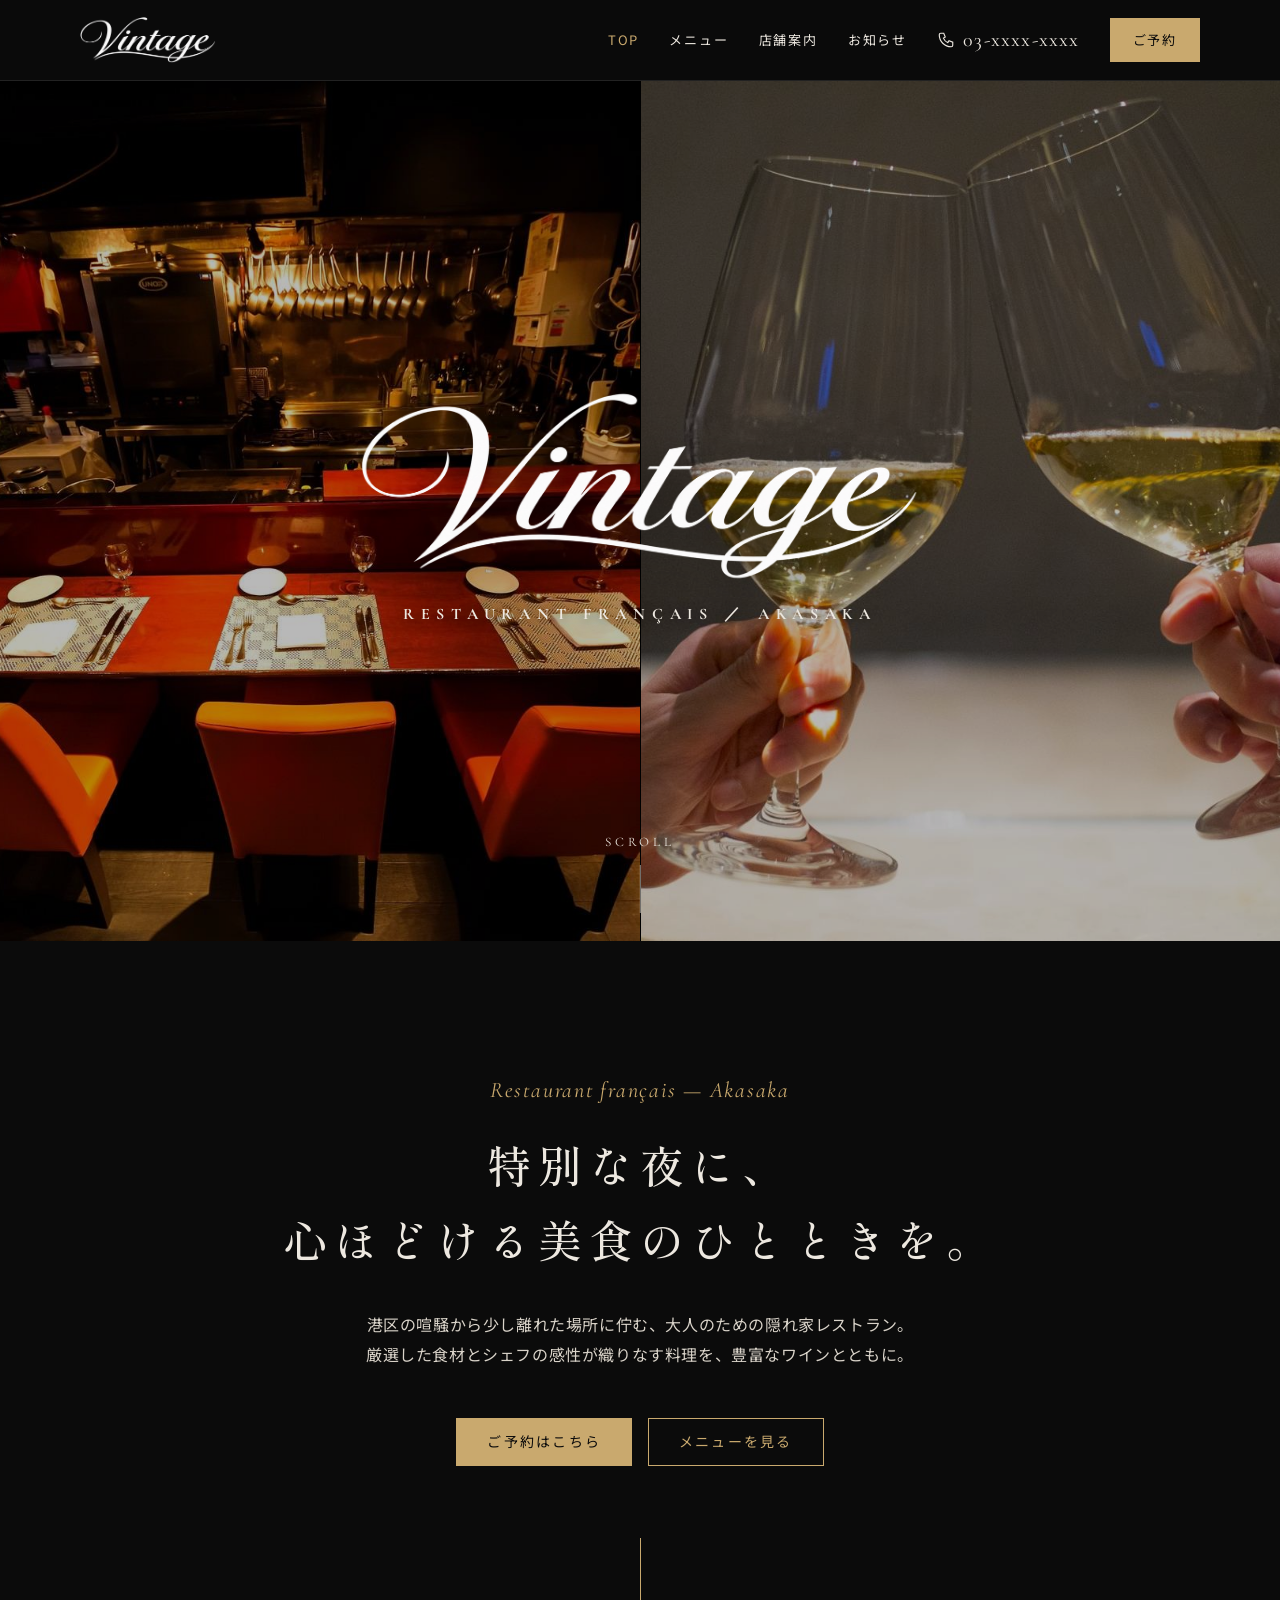
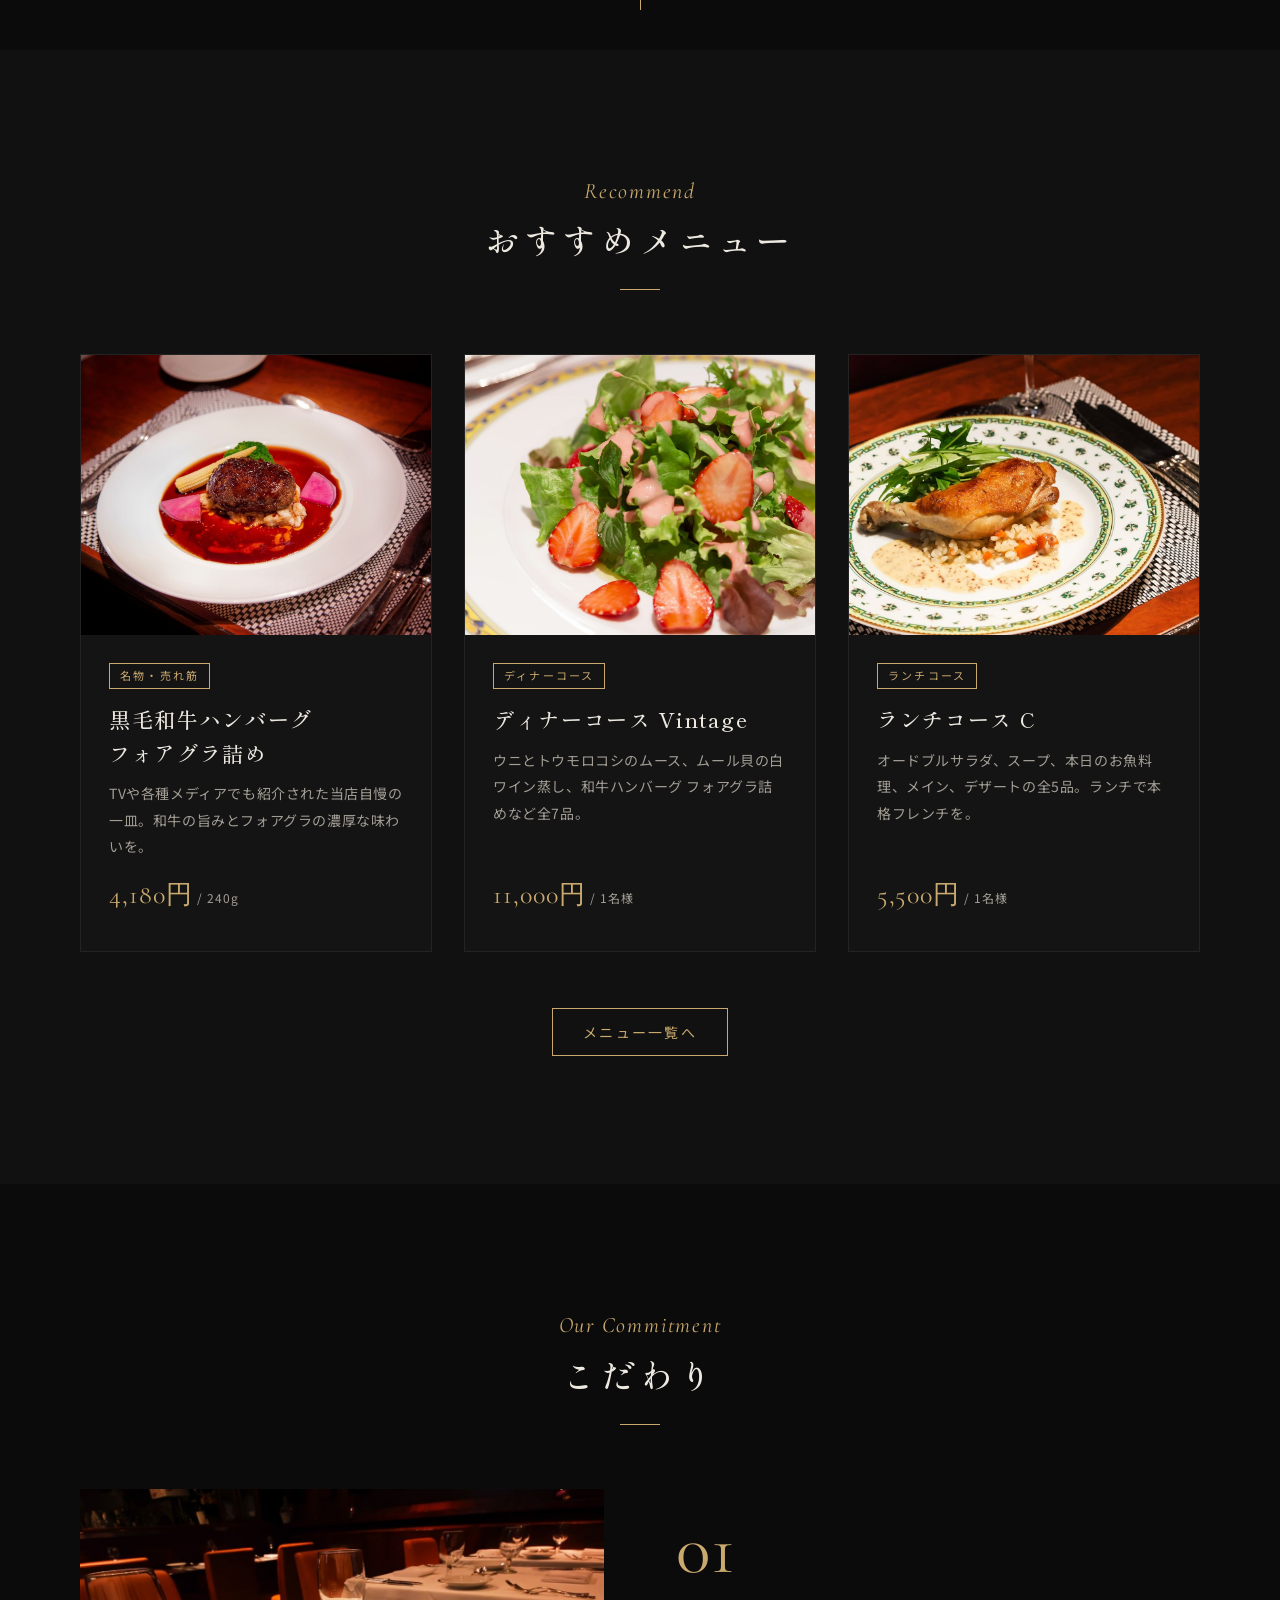
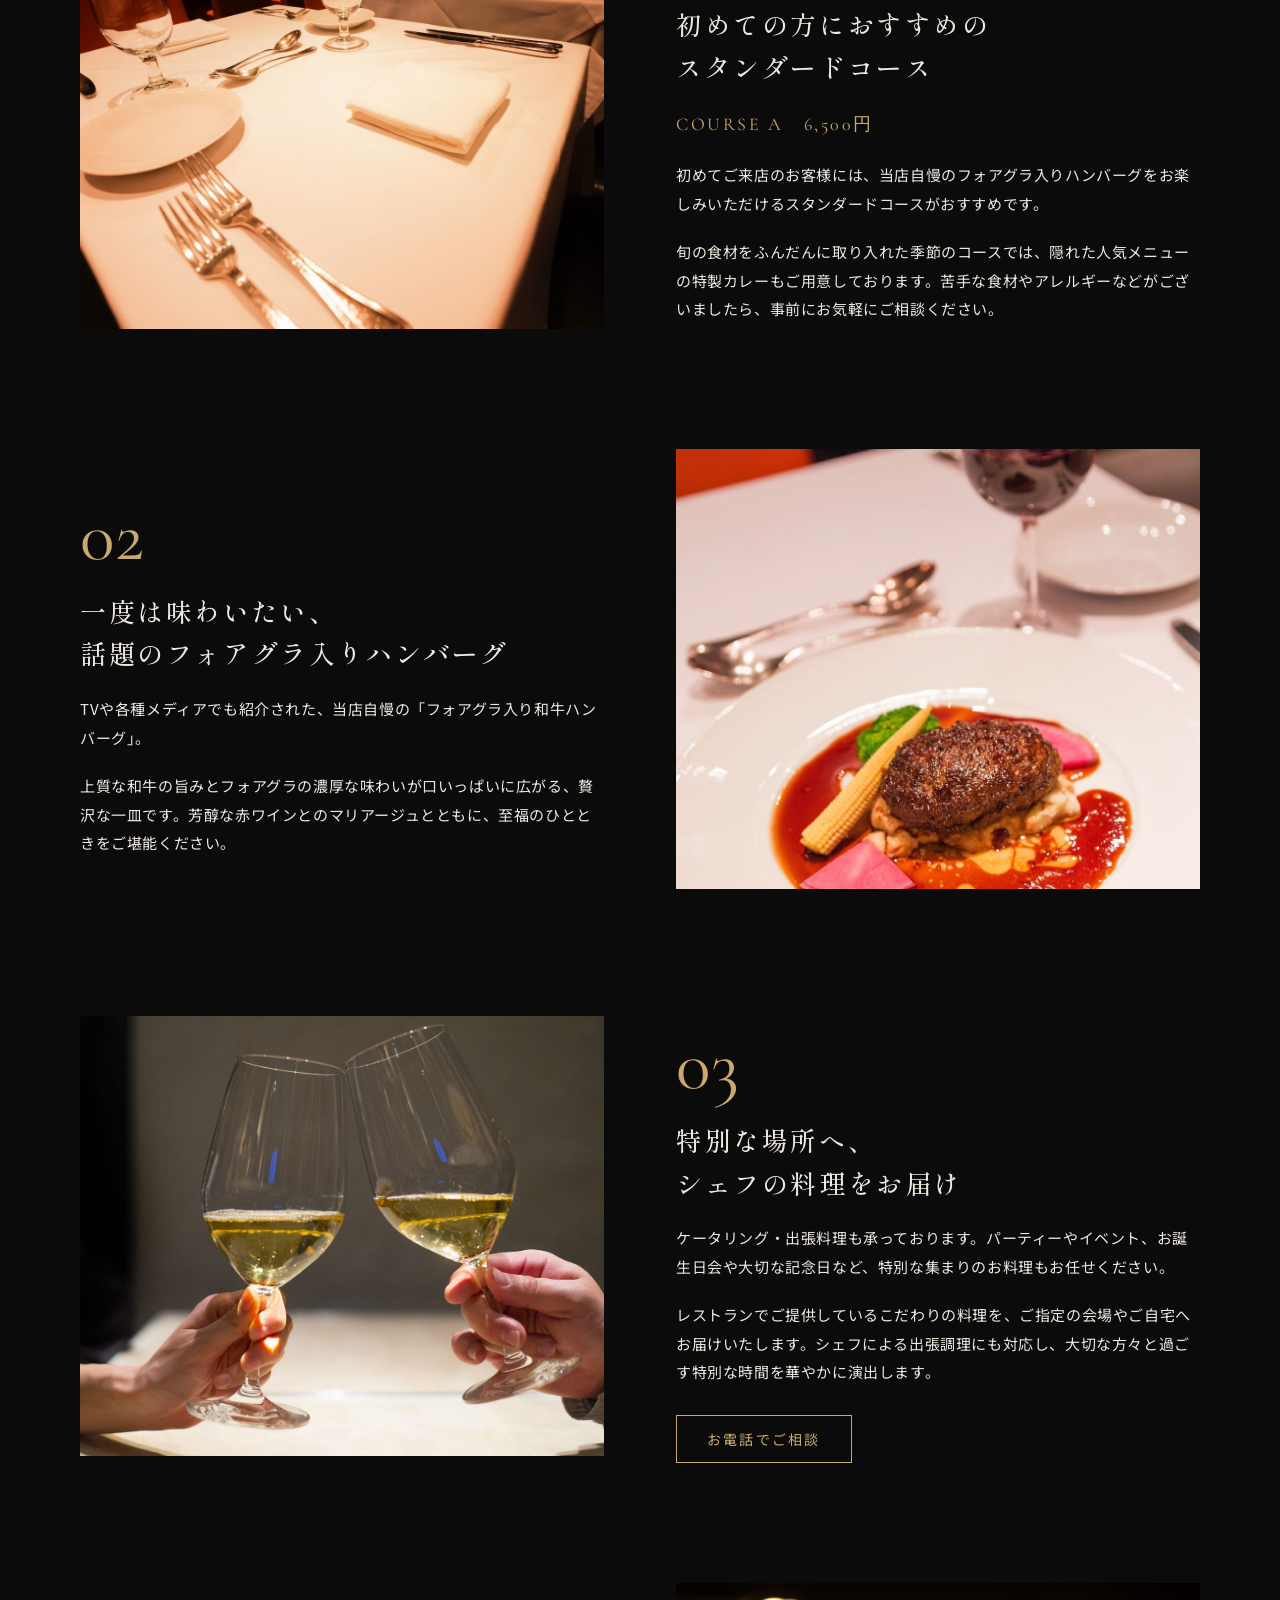
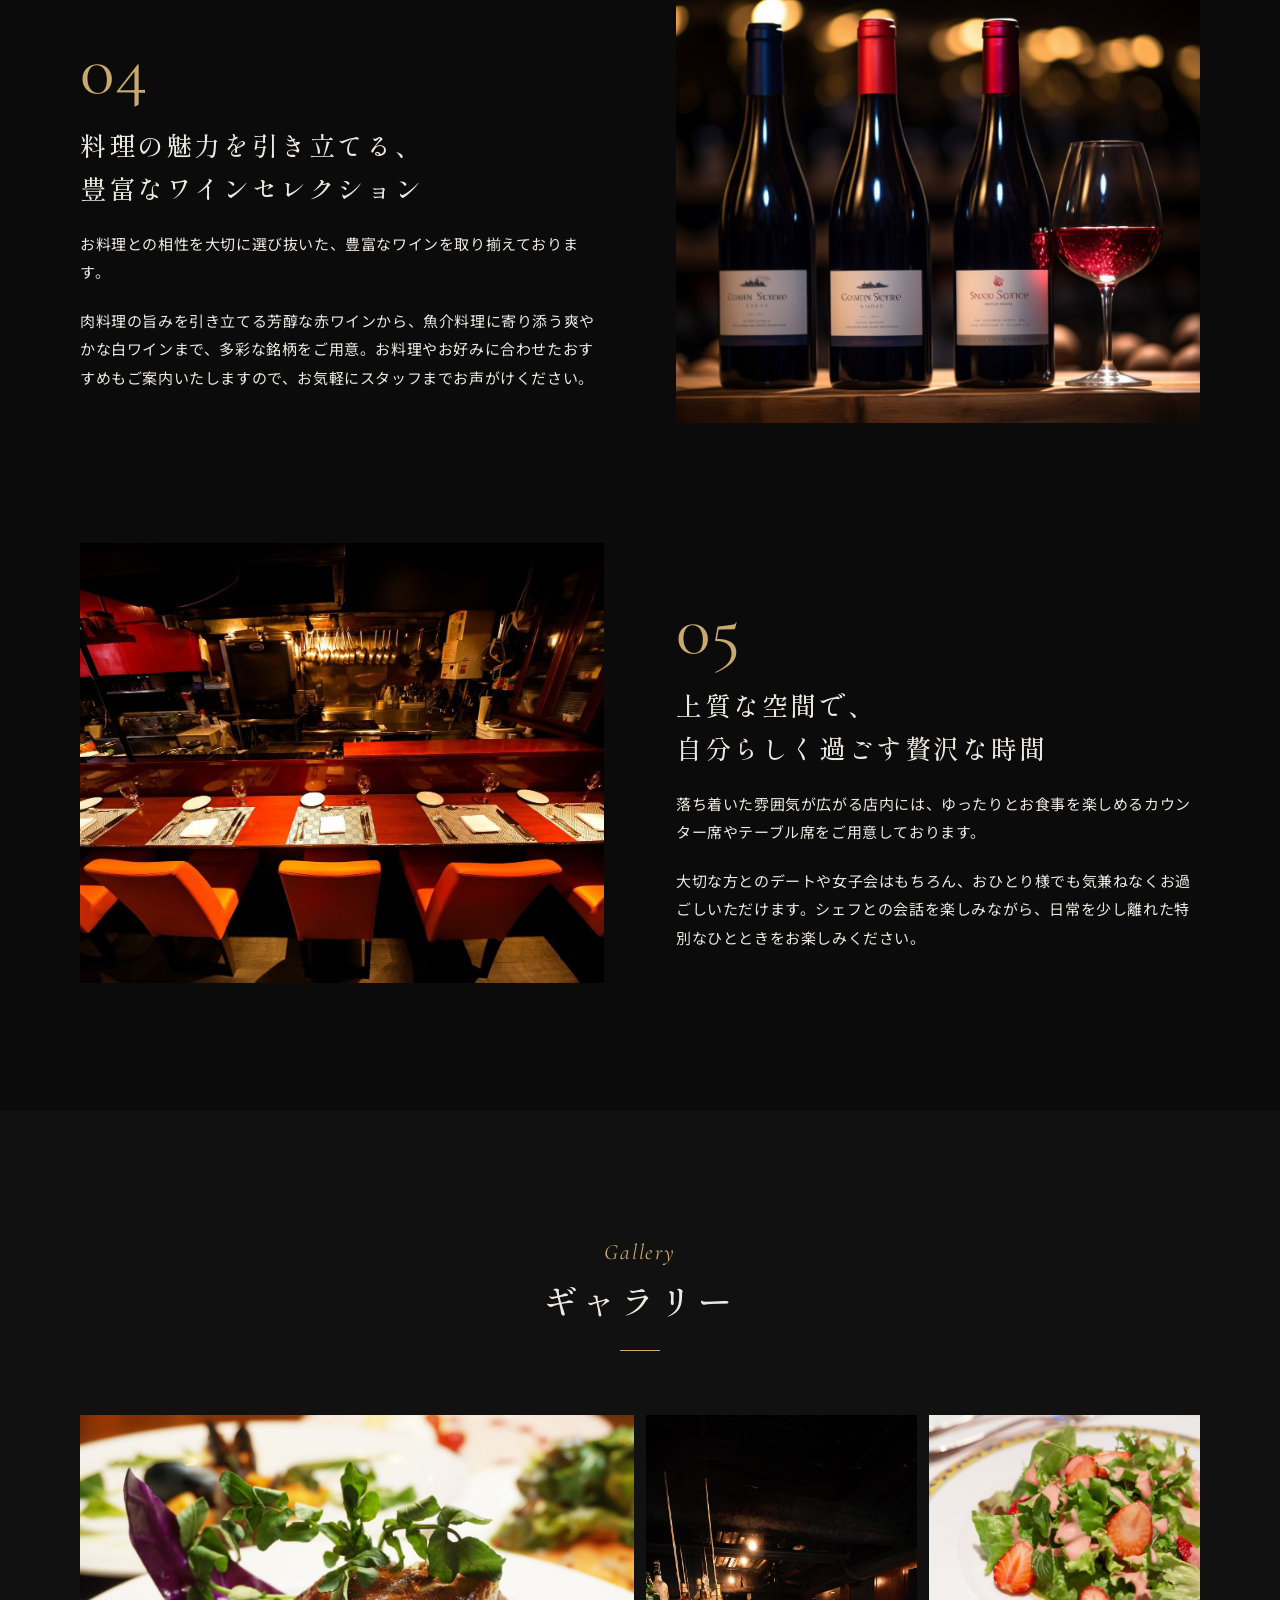
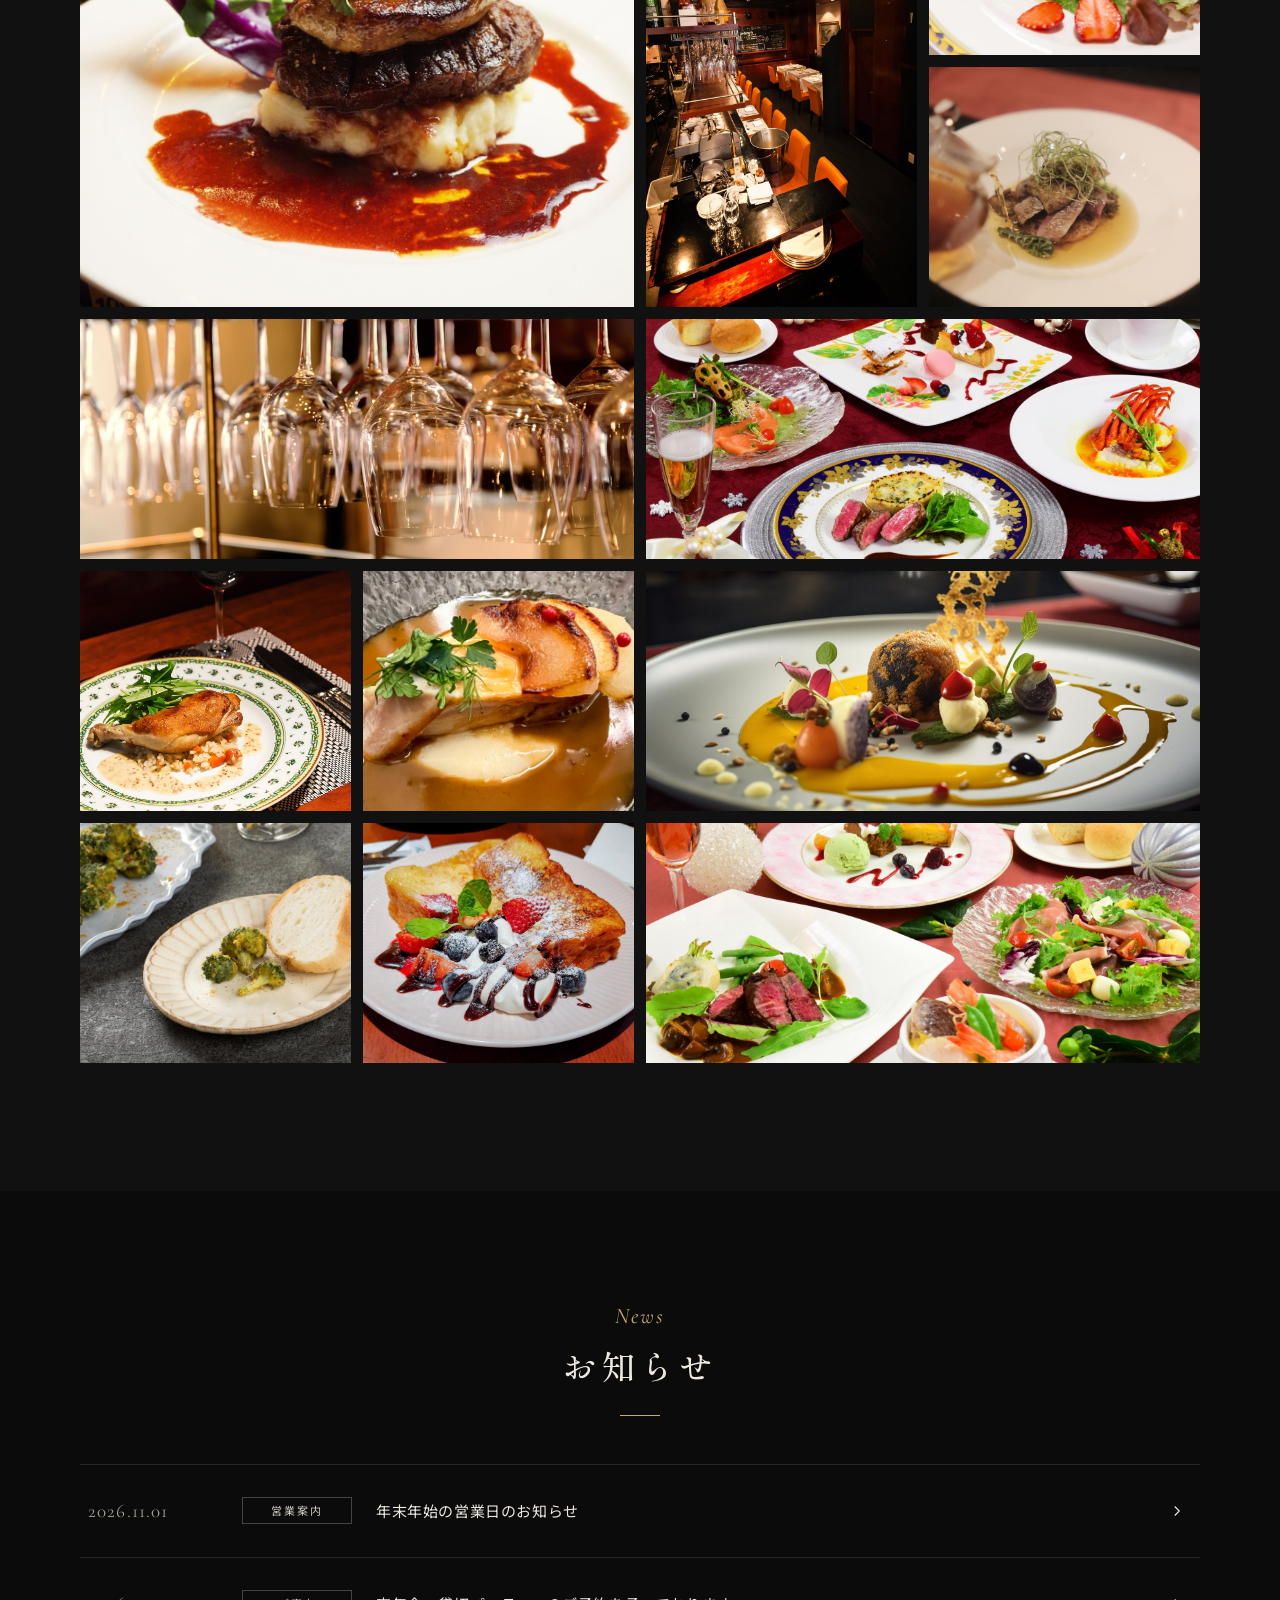
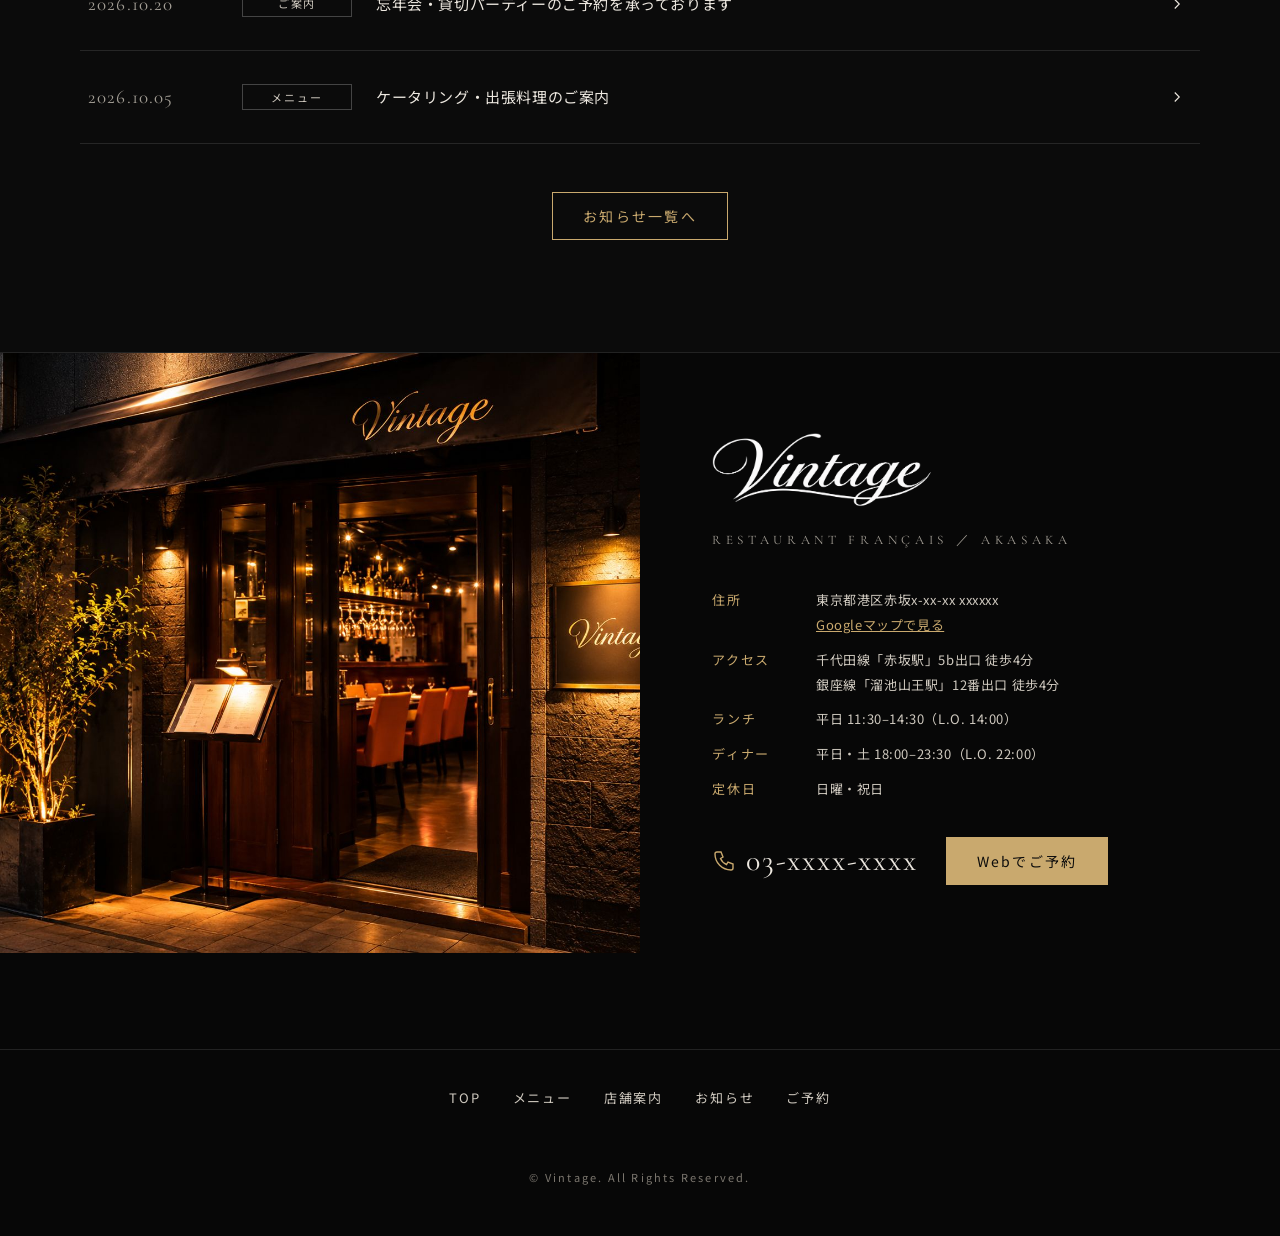
<file: index.html>
<!doctype html>
<html lang="ja">
<head>
<meta charset="utf-8">
<meta name="viewport" content="width=device-width, initial-scale=1">
<title>Vintage | 赤坂のフランス料理レストラン</title>
<meta name="description" content="東京・赤坂のフランス料理レストラン「Vintage」。メディアでも話題のフォアグラ入りハンバーグと豊富なワインで、特別な夜をお過ごしください。">
<link rel="preconnect" href="https://fonts.googleapis.com">
<link rel="preconnect" href="https://fonts.gstatic.com" crossorigin>
<link href="https://fonts.googleapis.com/css2?family=Cormorant+Garamond:ital,wght@0,400;0,500;1,400&amp;family=Shippori+Mincho:wght@400;500;600&amp;family=Noto+Sans+JP:wght@400;500&amp;display=swap" rel="stylesheet">
<link rel="stylesheet" href="assets/css/common.css">
<link rel="stylesheet" href="assets/css/top.css">
<script>if (!matchMedia('(prefers-reduced-motion: reduce)').matches) document.documentElement.classList.add('js');</script>
</head>
<body>
<div class="vt">

<!-- Header -->
<header class="hd">
<div class="wrap hd-in">
<a class="logo" href="index.html"><img src="assets/images/logo.png" alt="Vintage トップへ"></a>
<nav class="nav" aria-label="メインメニュー">
<a class="cur" href="index.html">TOP</a>
<a href="menu.html">メニュー</a>
<a href="shop.html">店舗案内</a>
<a href="news.html">お知らせ</a>
<a class="tel" href="tel:03-xxxx-xxxx"><svg width="18" height="18" viewBox="0 0 24 24" fill="none" stroke="currentColor" stroke-width="1.5" aria-hidden="true"><path d="M5 3h4l2 5-2.5 1.5a11 11 0 0 0 6 6L16 13l5 2v4a2 2 0 0 1-2 2A16 16 0 0 1 3 5a2 2 0 0 1 2-2"></path></svg>03-xxxx-xxxx</a>
<a class="btn solid" href="reserve.html">ご予約</a>
</nav>
<button class="menu-btn" type="button" aria-label="メニューを開く" aria-expanded="false" aria-controls="sp-nav"><svg width="22" height="22" viewBox="0 0 24 24" fill="none" stroke="currentColor" stroke-width="1.5" aria-hidden="true"><path d="M3 7h18M3 12h18M3 17h18"></path></svg></button>
</div>
<nav class="sp-nav" id="sp-nav" hidden aria-label="スマートフォンメニュー">
<a href="index.html">TOP</a>
<a href="menu.html">メニュー</a>
<a href="shop.html">店舗案内</a>
<a href="news.html">お知らせ</a>
<a href="tel:03-xxxx-xxxx">TEL 03-xxxx-xxxx</a>
<a class="btn solid" href="reserve.html">ご予約はこちら</a>
</nav>
</header>

<!-- First view -->
<section class="mv" aria-label="Vintage メインビジュアル">
<div class="mv-half">
<img class="slide on" src="assets/images/interior-v.jpg" alt="カウンターとテーブル席が並ぶ店内">
<img class="slide" src="assets/images/counter.jpg" alt="オープンキッチンに面したカウンター席" loading="lazy">
<img class="slide" src="assets/images/glasses.jpg" alt="吊るされたワイングラス" loading="lazy">
<img class="slide" src="assets/images/fork.jpg" alt="テーブル席の眺め" loading="lazy">
</div>
<div class="mv-half">
<img class="slide on" src="assets/images/hamburg-v.jpg" alt="フォアグラ入りハンバーグと赤ワイン">
<img class="slide" src="assets/images/toast.jpg" alt="白ワインで乾杯する二人" loading="lazy">
<img class="slide" src="assets/images/wines.jpg" alt="赤ワインのボトルとグラス" loading="lazy">
<img class="slide" src="assets/images/salad.jpg" alt="苺のサラダ" loading="lazy">
</div>
<div class="mv-veil"></div>
<h1 class="mv-logo" style="margin: 0">
<img src="assets/images/logo.png" alt="Vintage">
<p>RESTAURANT FRANÇAIS ／ AKASAKA</p>
</h1>
<div class="mv-scroll" aria-hidden="true">SCROLL<span></span></div>
</section>

<!-- Hero copy -->
<section class="intro">
<div class="wrap">
<p class="eyebrow">Restaurant français — Akasaka</p>
<h2 class="intro-copy">特別な夜に、<br>心ほどける美食のひとときを。</h2>
<p class="lead">港区の喧騒から少し離れた場所に佇む、大人のための隠れ家レストラン。<br>厳選した食材とシェフの感性が織りなす料理を、豊富なワインとともに。</p>
<div class="acts">
<a class="btn solid" href="reserve.html">ご予約はこちら</a>
<a class="btn" href="menu.html">メニューを見る</a>
</div>
<div style="width: 1px; height: 72px; background: #C9A96E; margin: 72px auto 0"></div>
</div>
</section>

<!-- Recommended -->
<section class="sec" style="background: #111111">
<div class="wrap">
<div class="sec-head">
<p class="eyebrow">Recommend</p>
<h2 class="h2">おすすめメニュー</h2>
<div class="rule"></div>
</div>
<div class="cards">
<article class="card">
<img src="assets/images/hamburg.jpg" alt="フォアグラ詰め黒毛和牛ハンバーグ">
<div class="card-b">
<span class="tag">名物・売れ筋</span>
<h3>黒毛和牛ハンバーグ<br>フォアグラ詰め</h3>
<p class="muted" style="margin: 0; font-size: 14px">TVや各種メディアでも紹介された当店自慢の一皿。和牛の旨みとフォアグラの濃厚な味わいを。</p>
<p class="price" style="margin-bottom: 0">4,180円<small>/ 240g</small></p>
</div>
</article>
<article class="card">
<img src="assets/images/salad.jpg" alt="苺とグリーンのサラダ">
<div class="card-b">
<span class="tag">ディナーコース</span>
<h3>ディナーコース Vintage</h3>
<p class="muted" style="margin: 0; font-size: 14px">ウニとトウモロコシのムース、ムール貝の白ワイン蒸し、和牛ハンバーグ フォアグラ詰めなど全7品。</p>
<p class="price" style="margin-bottom: 0">11,000円<small>/ 1名様</small></p>
</div>
</article>
<article class="card">
<img src="assets/images/chicken.jpg" alt="コンフィとワイン" style="object-position: center 82%">
<div class="card-b">
<span class="tag">ランチコース</span>
<h3>ランチコース C</h3>
<p class="muted" style="margin: 0; font-size: 14px">オードブルサラダ、スープ、本日のお魚料理、メイン、デザートの全5品。ランチで本格フレンチを。</p>
<p class="price" style="margin-bottom: 0">5,500円<small>/ 1名様</small></p>
</div>
</article>
</div>
<div style="text-align: center; margin-top: 56px"><a class="btn" href="menu.html">メニュー一覧へ</a></div>
</div>
</section>

<!-- Kodawari -->
<section class="sec">
<div class="wrap">
<div class="sec-head">
<p class="eyebrow">Our Commitment</p>
<h2 class="h2">こだわり</h2>
<div class="rule"></div>
</div>
<div class="kd">
<div class="kd-row">
<div class="kd-img"><img src="assets/images/tableset.jpg" alt="白いクロスのテーブルセッティング"></div>
<div>
<p class="kd-num">01</p>
<h3>初めての方におすすめの<br>スタンダードコース</h3>
<span class="kd-sub">COURSE A　6,500円</span>
<p>初めてご来店のお客様には、当店自慢のフォアグラ入りハンバーグをお楽しみいただけるスタンダードコースがおすすめです。</p>
<p>旬の食材をふんだんに取り入れた季節のコースでは、隠れた人気メニューの特製カレーもご用意しております。苦手な食材やアレルギーなどがございましたら、事前にお気軽にご相談ください。</p>
</div>
</div>
<div class="kd-row rev">
<div class="kd-img"><img src="assets/images/hamburg-v.jpg" alt="赤ワインとフォアグラ入りハンバーグ"></div>
<div>
<p class="kd-num">02</p>
<h3>一度は味わいたい、<br>話題のフォアグラ入りハンバーグ</h3>
<p>TVや各種メディアでも紹介された、当店自慢の「フォアグラ入り和牛ハンバーグ」。</p>
<p>上質な和牛の旨みとフォアグラの濃厚な味わいが口いっぱいに広がる、贅沢な一皿です。芳醇な赤ワインとのマリアージュとともに、至福のひとときをご堪能ください。</p>
</div>
</div>
<div class="kd-row">
<div class="kd-img"><img src="assets/images/toast.jpg" alt="白ワインで乾杯する二人"></div>
<div>
<p class="kd-num">03</p>
<h3>特別な場所へ、<br>シェフの料理をお届け</h3>
<p>ケータリング・出張料理も承っております。パーティーやイベント、お誕生日会や大切な記念日など、特別な集まりのお料理もお任せください。</p>
<p>レストランでご提供しているこだわりの料理を、ご指定の会場やご自宅へお届けいたします。シェフによる出張調理にも対応し、大切な方々と過ごす特別な時間を華やかに演出します。</p>
<div style="margin-top: 28px"><a class="btn" href="tel:03-xxxx-xxxx">お電話でご相談</a></div>
</div>
</div>
<div class="kd-row rev">
<div class="kd-img"><img src="assets/images/wines.jpg" alt="並んだ赤ワインのボトルとグラス"></div>
<div>
<p class="kd-num">04</p>
<h3>料理の魅力を引き立てる、<br>豊富なワインセレクション</h3>
<p>お料理との相性を大切に選び抜いた、豊富なワインを取り揃えております。</p>
<p>肉料理の旨みを引き立てる芳醇な赤ワインから、魚介料理に寄り添う爽やかな白ワインまで、多彩な銘柄をご用意。お料理やお好みに合わせたおすすめもご案内いたしますので、お気軽にスタッフまでお声がけください。</p>
</div>
</div>
<div class="kd-row">
<div class="kd-img"><img src="assets/images/counter.jpg" alt="オープンキッチンに面したカウンター席"></div>
<div>
<p class="kd-num">05</p>
<h3>上質な空間で、<br>自分らしく過ごす贅沢な時間</h3>
<p>落ち着いた雰囲気が広がる店内には、ゆったりとお食事を楽しめるカウンター席やテーブル席をご用意しております。</p>
<p>大切な方とのデートや女子会はもちろん、おひとり様でも気兼ねなくお過ごしいただけます。シェフとの会話を楽しみながら、日常を少し離れた特別なひとときをお楽しみください。</p>
</div>
</div>
</div>
</div>
</section>

<!-- Gallery -->
<section class="sec" style="background: #111111">
<div class="wrap">
<div class="sec-head">
<p class="eyebrow">Gallery</p>
<h2 class="h2">ギャラリー</h2>
<div class="rule"></div>
</div>
<div class="gal">
<img class="big" src="assets/images/foiegras.jpg" alt="フォアグラをのせた牛フィレのステーキ" style="object-position: 40% 60%" loading="lazy">
<img class="tall" src="assets/images/interior-v.jpg" alt="店内の奥行き" loading="lazy">
<img src="assets/images/salad.jpg" alt="苺のサラダ" loading="lazy">
<img src="assets/images/pour.jpg" alt="ソースを注ぐ肉料理の一皿" style="object-position: 62% center" loading="lazy">
<img class="wide" src="assets/images/glasses.jpg" alt="吊るされたワイングラス" loading="lazy">
<img class="wide" src="assets/images/course-xmas.jpg" alt="シャンパンと並ぶディナーコース" loading="lazy">
<img src="assets/images/chicken.jpg" alt="コンフィと赤ワイン" style="object-position: center 70%" loading="lazy">
<img src="assets/images/apple-chicken.jpg" alt="焼きりんごを添えた鶏肉料理" loading="lazy">
<img class="wide" src="assets/images/plated.jpg" alt="彩り豊かに盛り付けた一皿" loading="lazy">
<img src="assets/images/broccoli.jpg" alt="ブロッコリーのフリットとパン" loading="lazy">
<img src="assets/images/frenchtoast.jpg" alt="ベリーを添えたフレンチトースト" loading="lazy">
<img class="wide" src="assets/images/course-party.jpg" alt="肉料理とサラダのパーティーコース" loading="lazy">
</div>
</div>
</section>

<!-- News -->
<section class="sec" style="padding-top: 112px; padding-bottom: 112px">
<div class="wrap">
<div class="sec-head" style="margin-bottom: 48px">
<p class="eyebrow">News</p>
<h2 class="h2">お知らせ</h2>
<div class="rule"></div>
</div>
<ul class="news">
<li><a href="news.html#n1"><span class="date">2026.11.01</span><span class="cat">営業案内</span><span class="ttl">年末年始の営業日のお知らせ</span><svg width="18" height="18" viewBox="0 0 24 24" fill="none" stroke="currentColor" stroke-width="1.5" aria-hidden="true"><path d="M9 6l6 6-6 6"></path></svg></a></li>
<li><a href="news.html#n2"><span class="date">2026.10.20</span><span class="cat">ご案内</span><span class="ttl">忘年会・貸切パーティーのご予約を承っております</span><svg width="18" height="18" viewBox="0 0 24 24" fill="none" stroke="currentColor" stroke-width="1.5" aria-hidden="true"><path d="M9 6l6 6-6 6"></path></svg></a></li>
<li><a href="news.html#n3"><span class="date">2026.10.05</span><span class="cat">メニュー</span><span class="ttl">ケータリング・出張料理のご案内</span><svg width="18" height="18" viewBox="0 0 24 24" fill="none" stroke="currentColor" stroke-width="1.5" aria-hidden="true"><path d="M9 6l6 6-6 6"></path></svg></a></li>
</ul>
<div style="text-align: center; margin-top: 48px"><a class="btn" href="news.html">お知らせ一覧へ</a></div>
</div>
</section>

<!-- Footer -->
<footer class="ft">
<div class="ft-main">
<div class="ft-photo"><img src="assets/images/exterior.jpg" alt="夜のVintage外観"></div>
<div class="ft-body">
<a class="ft-logo" href="index.html"><img src="assets/images/logo.png" alt="Vintage トップへ"></a>
<p class="ft-sub">RESTAURANT FRANÇAIS ／ AKASAKA</p>
<dl class="ft-dl">
<dt>住所</dt><dd>東京都港区赤坂x-xx-xx xxxxxx<br><a href="https://www.google.com/maps/search/?api=1&amp;query=%E6%9D%B1%E4%BA%AC%E9%83%BD%E6%B8%AF%E5%8C%BA%E8%B5%A4%E5%9D%82" target="_blank" rel="noopener">Googleマップで見る</a></dd>
<dt>アクセス</dt><dd>千代田線「赤坂駅」5b出口 徒歩4分<br>銀座線「溜池山王駅」12番出口 徒歩4分</dd>
<dt>ランチ</dt><dd>平日 11:30–14:30（L.O. 14:00）</dd>
<dt>ディナー</dt><dd>平日・土 18:00–23:30（L.O. 22:00）</dd>
<dt>定休日</dt><dd>日曜・祝日</dd>
</dl>
<div class="ft-acts">
<a class="ft-tel" href="tel:03-xxxx-xxxx"><svg width="24" height="24" viewBox="0 0 24 24" fill="none" stroke="#C9A96E" stroke-width="1.4" aria-hidden="true"><path d="M5 3h4l2 5-2.5 1.5a11 11 0 0 0 6 6L16 13l5 2v4a2 2 0 0 1-2 2A16 16 0 0 1 3 5a2 2 0 0 1 2-2"></path></svg>03-xxxx-xxxx</a>
<a class="btn solid" href="reserve.html">Webでご予約</a>
</div>
</div>
</div>
<nav class="ft-nav" aria-label="フッターメニュー">
<a href="index.html">TOP</a>
<a href="menu.html">メニュー</a>
<a href="shop.html">店舗案内</a>
<a href="news.html">お知らせ</a>
<a href="reserve.html">ご予約</a>
</nav>
<p class="copy">© Vintage. All Rights Reserved.</p>
</footer>

</div>
<script src="assets/js/main.js" defer></script>
</body>
</html>
</file>
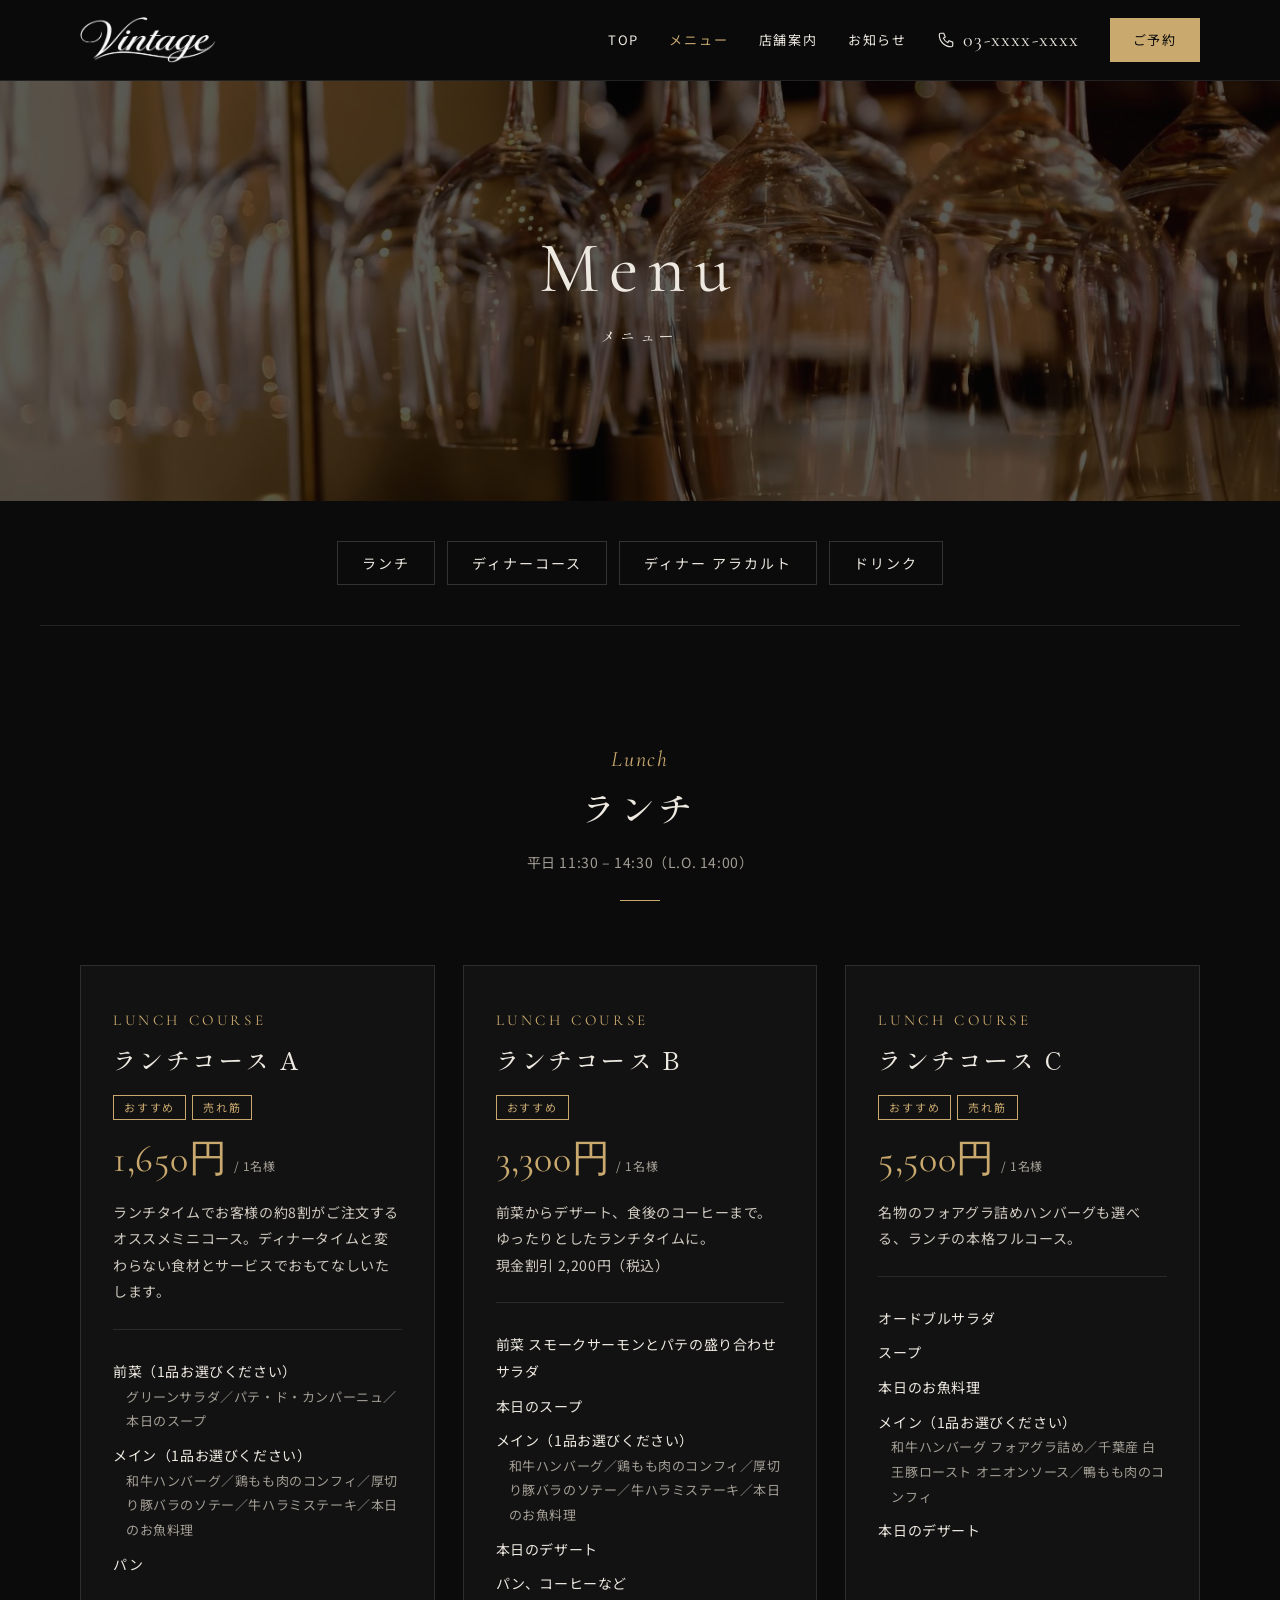
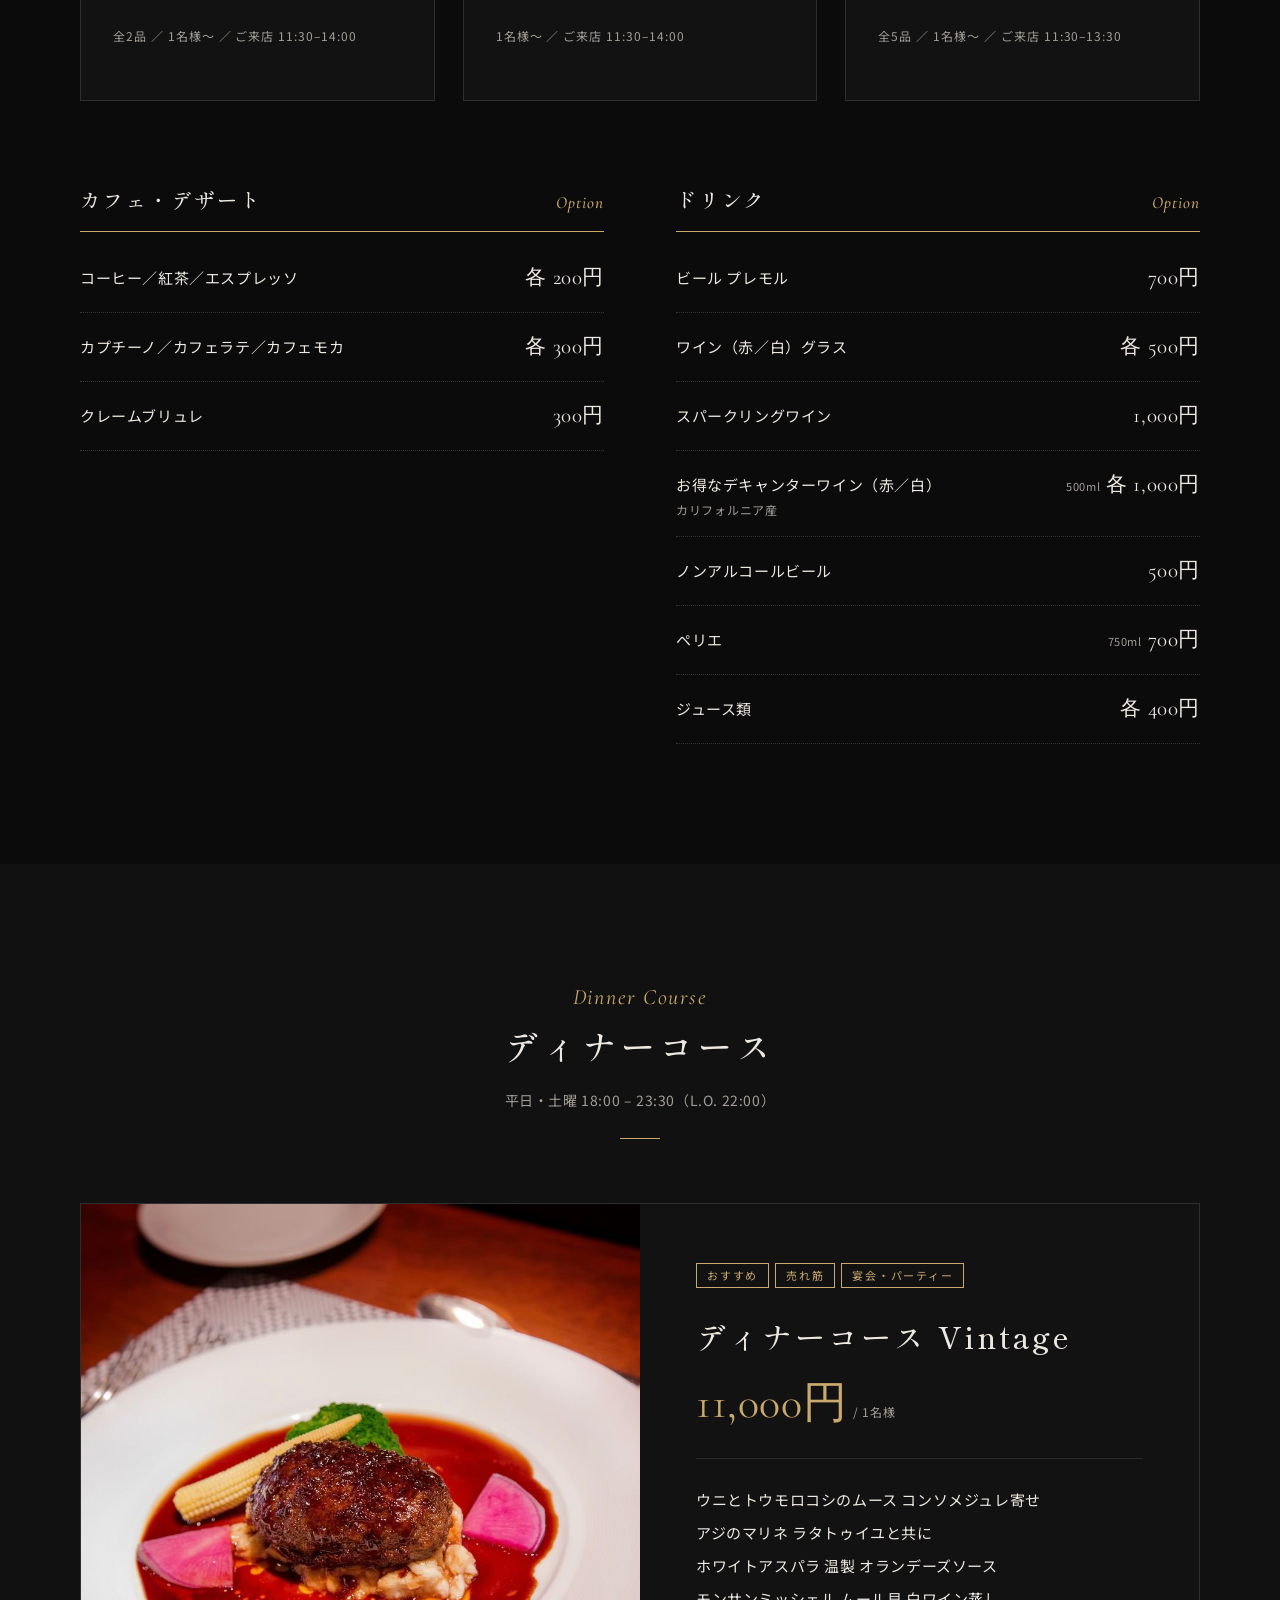
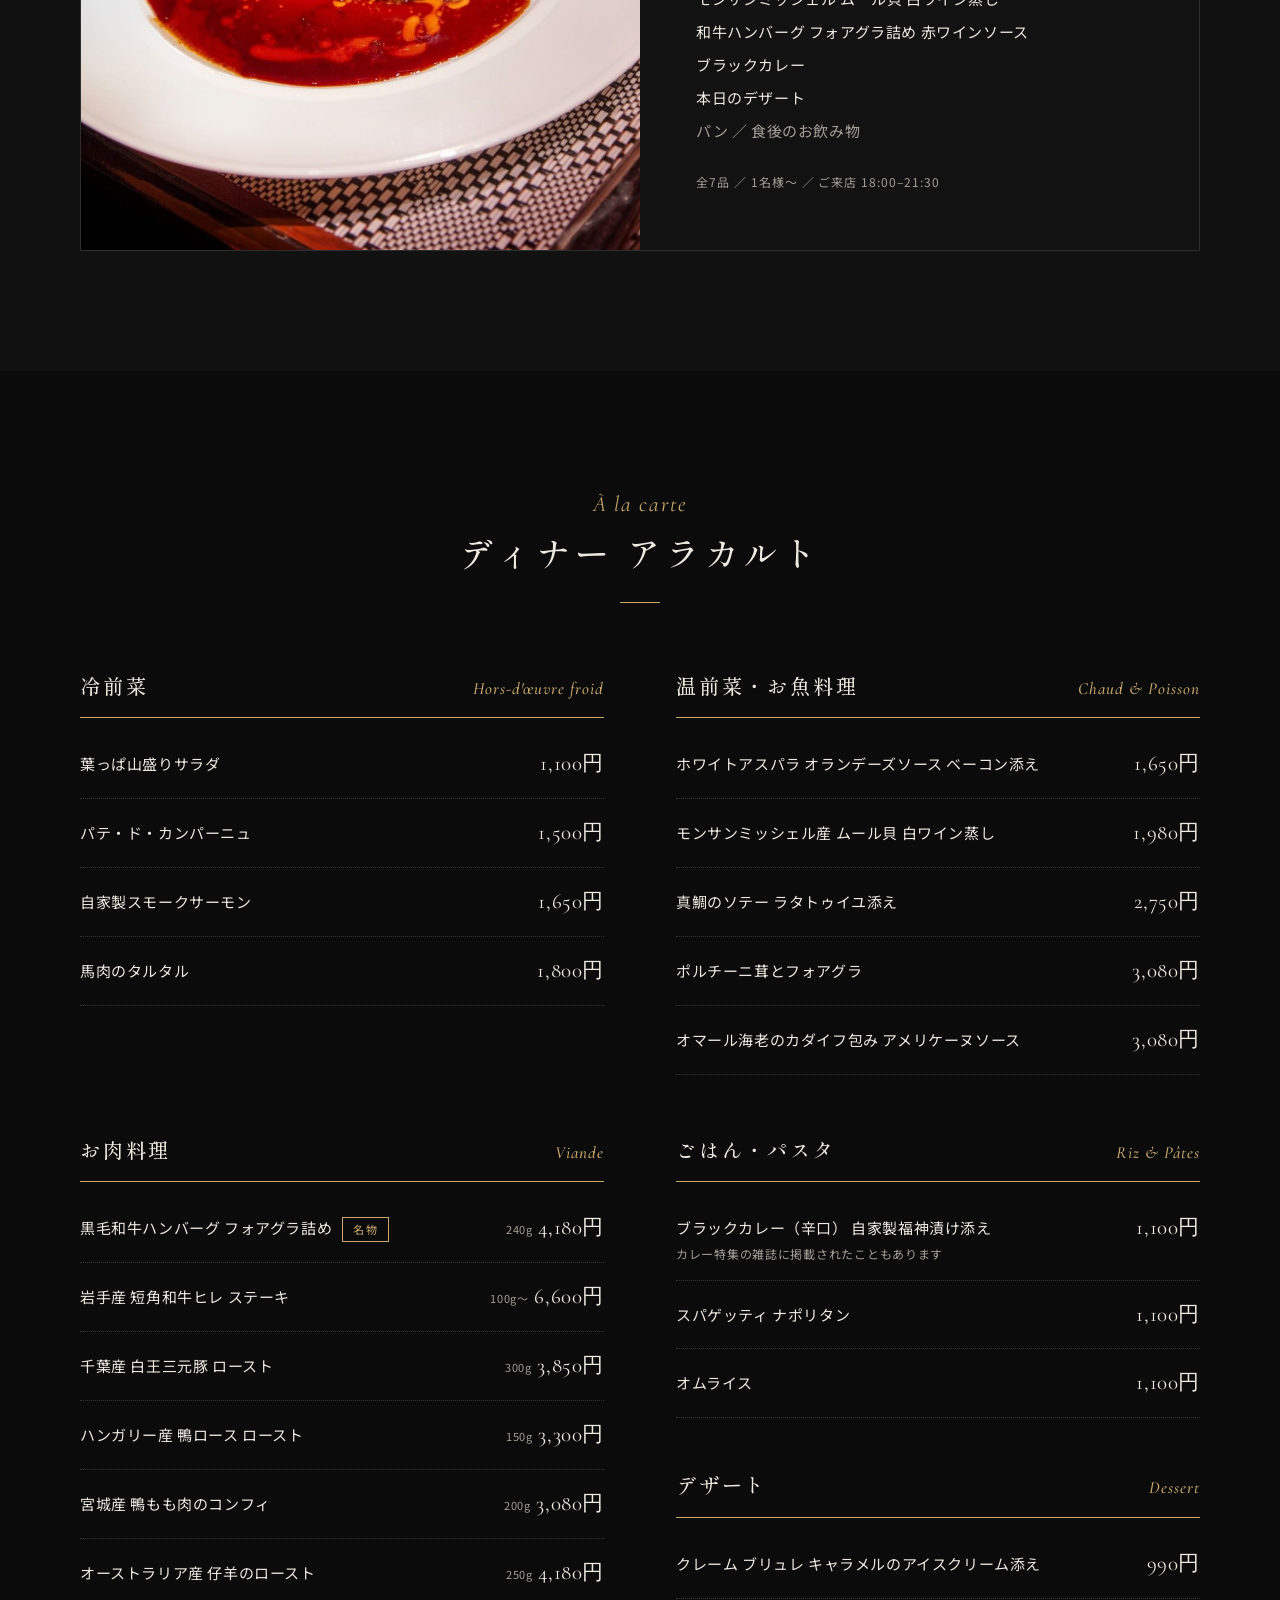
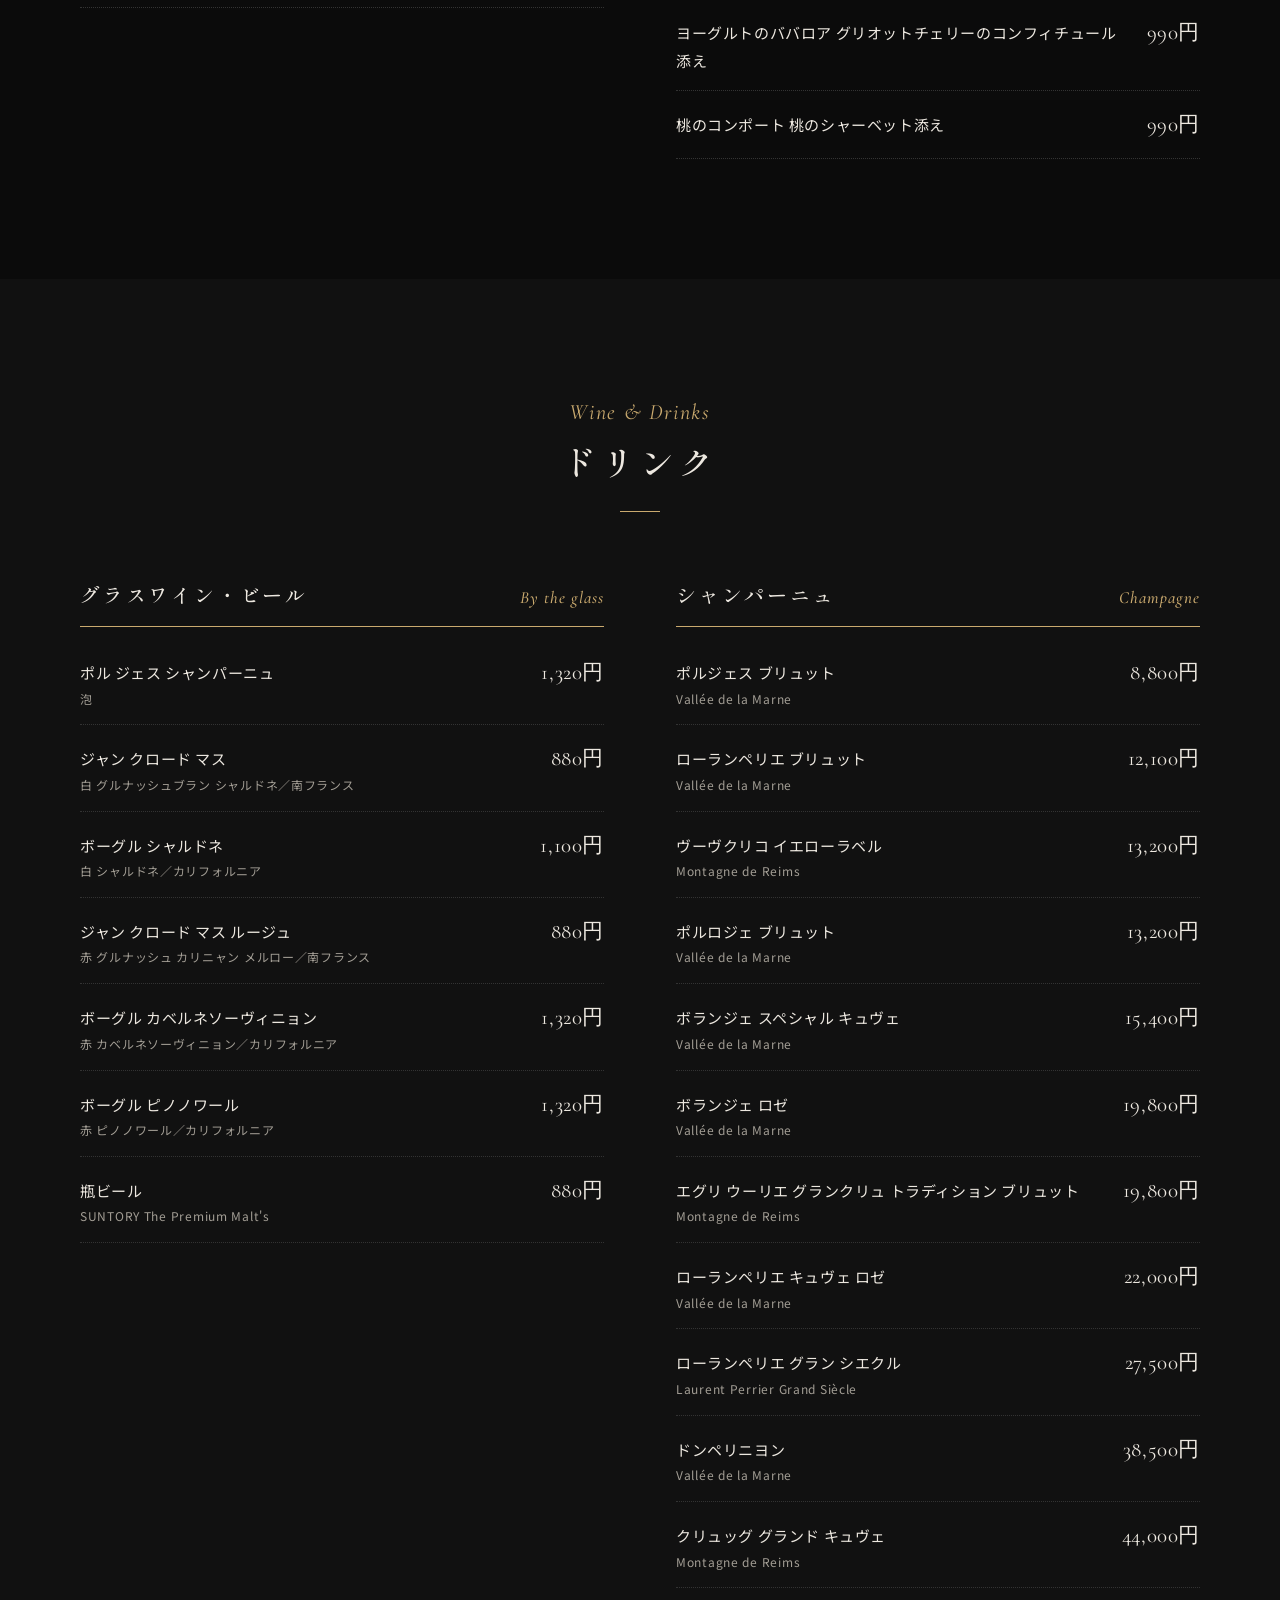
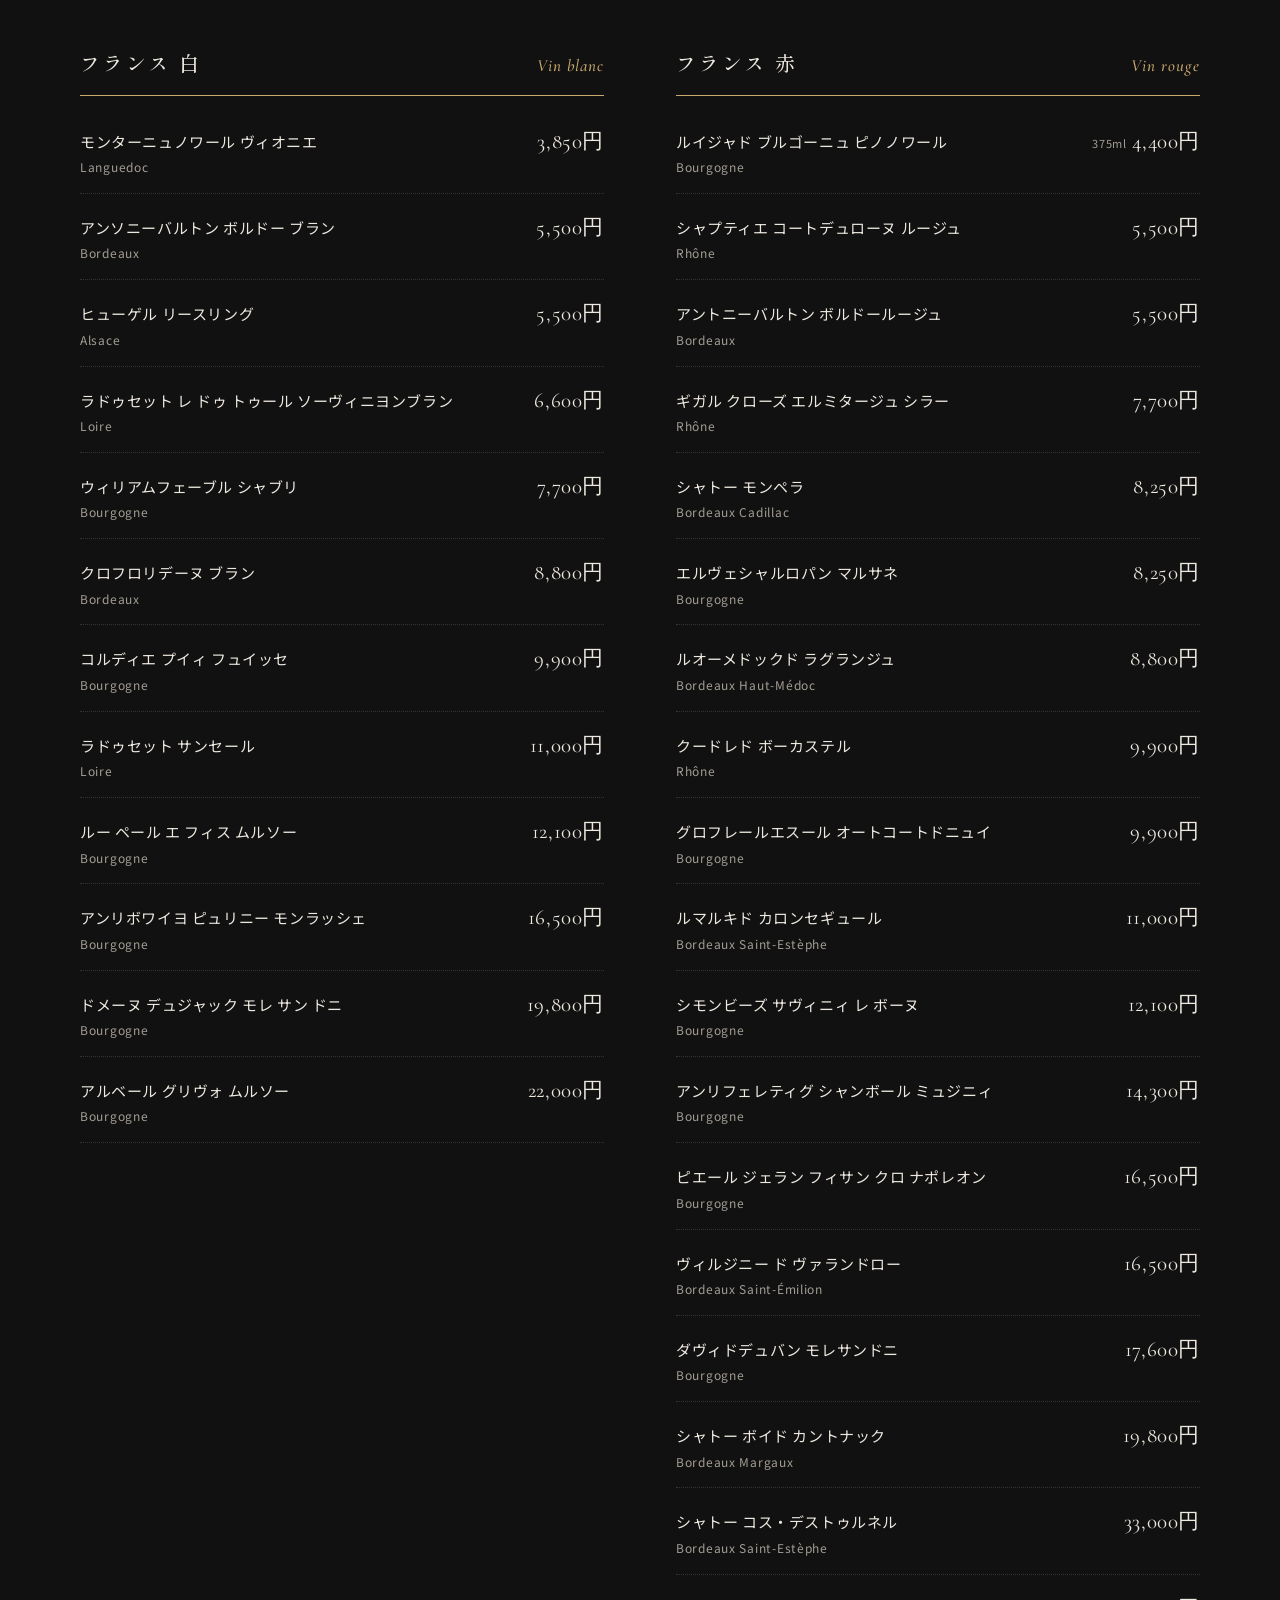
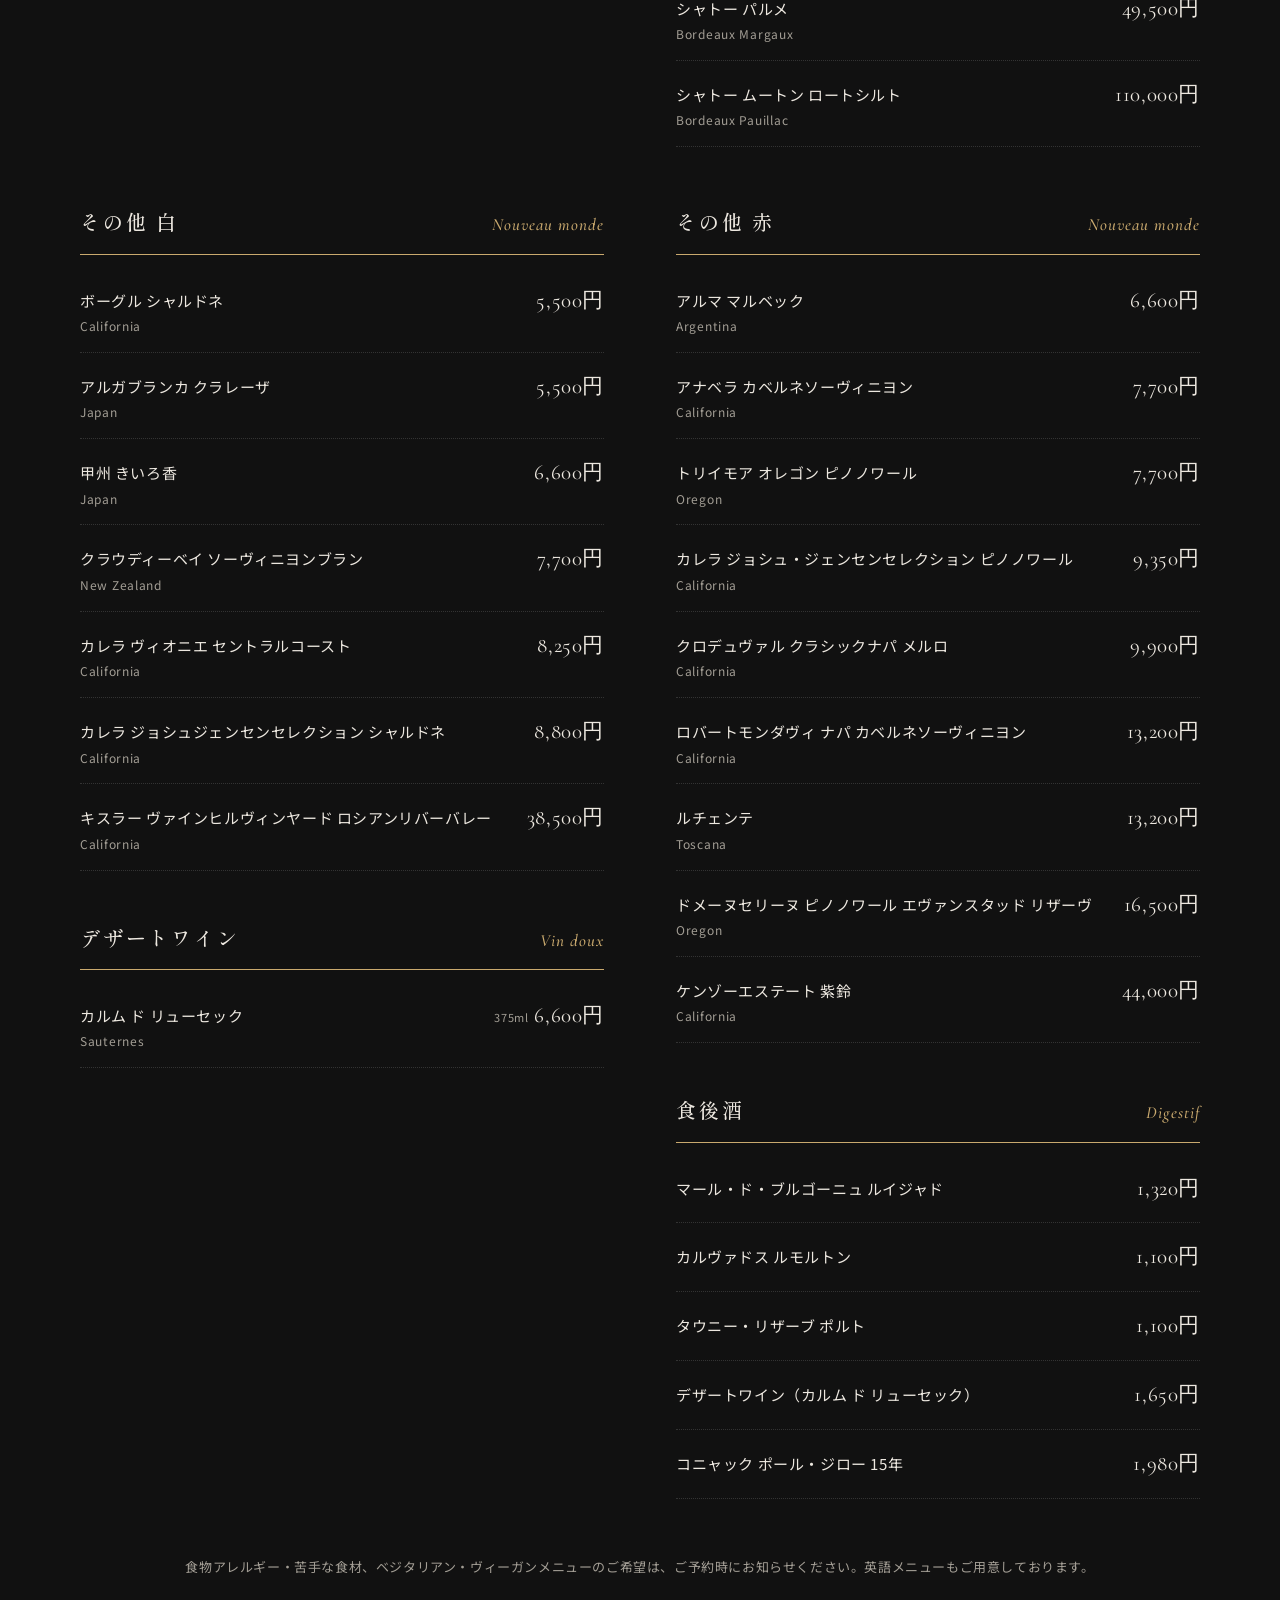
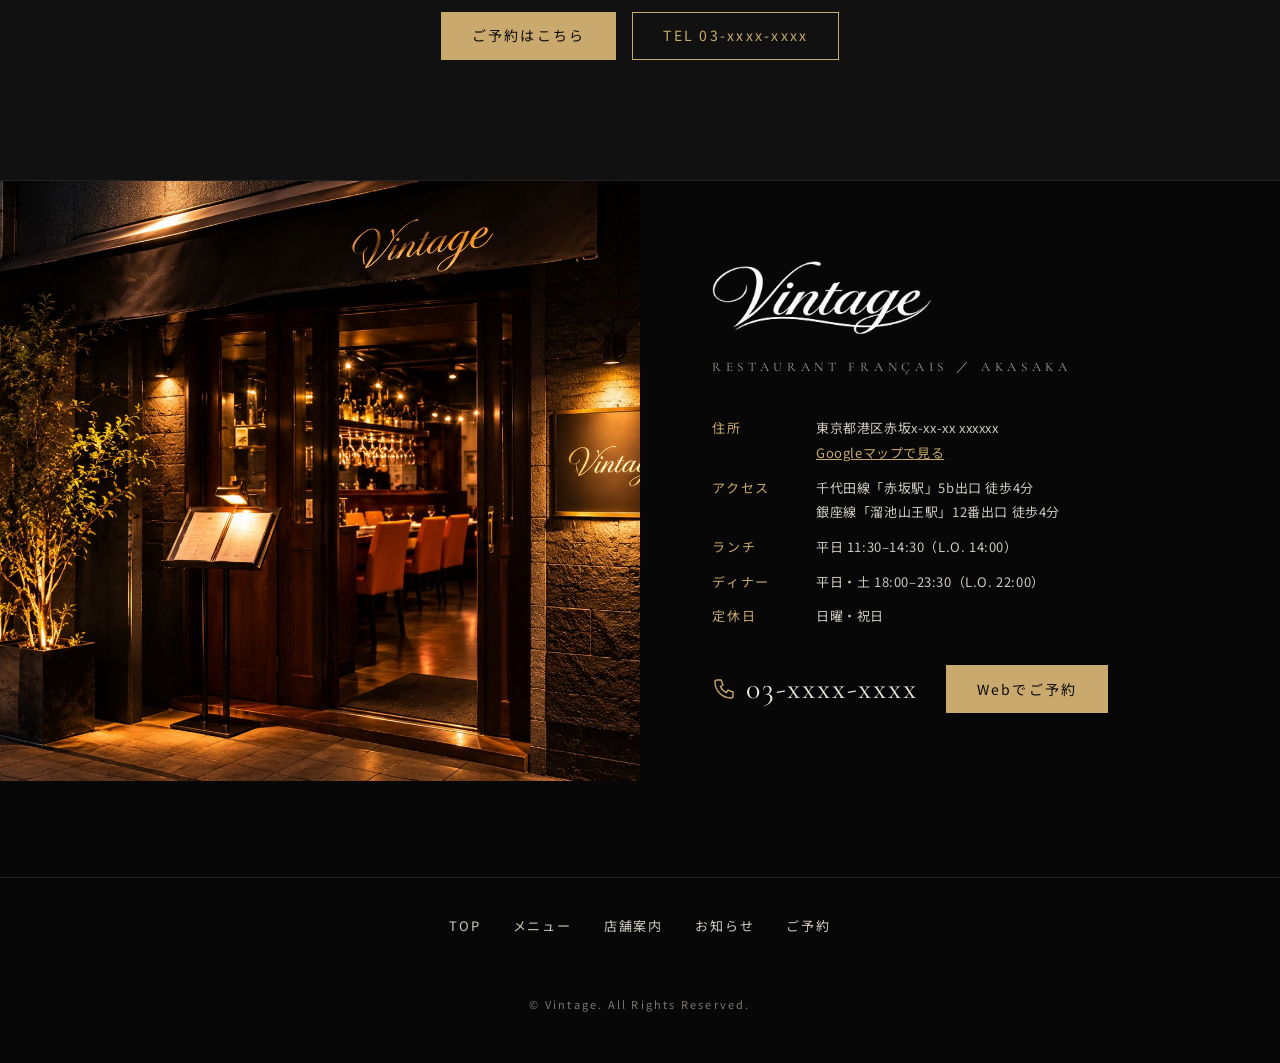
<file: menu.html>
<!doctype html>
<html lang="ja">
<head>
<meta charset="utf-8">
<meta name="viewport" content="width=device-width, initial-scale=1">
<title>メニュー | Vintage</title>
<meta name="description" content="Vintageのランチ・ディナーコース、アラカルト、ワインリストのご案内。">
<link rel="preconnect" href="https://fonts.googleapis.com">
<link rel="preconnect" href="https://fonts.gstatic.com" crossorigin>
<link href="https://fonts.googleapis.com/css2?family=Cormorant+Garamond:ital,wght@0,400;0,500;1,400&amp;family=Shippori+Mincho:wght@400;500;600&amp;family=Noto+Sans+JP:wght@400;500&amp;display=swap" rel="stylesheet">
<link rel="stylesheet" href="assets/css/common.css">
<link rel="stylesheet" href="assets/css/menu.css">
</head>
<body>
<div class="vt">

<header class="hd">
<div class="wrap hd-in">
<a class="logo" href="index.html"><img src="assets/images/logo.png" alt="Vintage トップへ"></a>
<nav class="nav" aria-label="メインメニュー">
<a href="index.html">TOP</a>
<a class="cur" href="menu.html">メニュー</a>
<a href="shop.html">店舗案内</a>
<a href="news.html">お知らせ</a>
<a class="tel" href="tel:03-xxxx-xxxx"><svg width="18" height="18" viewBox="0 0 24 24" fill="none" stroke="currentColor" stroke-width="1.5" aria-hidden="true"><path d="M5 3h4l2 5-2.5 1.5a11 11 0 0 0 6 6L16 13l5 2v4a2 2 0 0 1-2 2A16 16 0 0 1 3 5a2 2 0 0 1 2-2"></path></svg>03-xxxx-xxxx</a>
<a class="btn solid" href="reserve.html">ご予約</a>
</nav>
<button class="menu-btn" type="button" aria-label="メニューを開く" aria-expanded="false" aria-controls="sp-nav"><svg width="22" height="22" viewBox="0 0 24 24" fill="none" stroke="currentColor" stroke-width="1.5" aria-hidden="true"><path d="M3 7h18M3 12h18M3 17h18"></path></svg></button>
</div>
<nav class="sp-nav" id="sp-nav" hidden aria-label="スマートフォンメニュー">
<a href="index.html">TOP</a>
<a href="menu.html">メニュー</a>
<a href="shop.html">店舗案内</a>
<a href="news.html">お知らせ</a>
<a href="tel:03-xxxx-xxxx">TEL 03-xxxx-xxxx</a>
<a class="btn solid" href="reserve.html">ご予約はこちら</a>
</nav>
</header>

<section class="ph">
<img src="assets/images/glasses.jpg" alt="">
<div class="veil"></div>
<div class="in">
<h1>Menu</h1>
<p>メニュー</p>
</div>
</section>

<nav class="wrap tabs" aria-label="メニューカテゴリ">
<a href="#lunch">ランチ</a>
<a href="#course">ディナーコース</a>
<a href="#alacarte">ディナー アラカルト</a>
<a href="#drink">ドリンク</a>
</nav>

<!-- Lunch -->
<section class="sec" id="lunch">
<div class="wrap">
<div class="sec-head">
<p class="eyebrow">Lunch</p>
<h2 class="h2">ランチ</h2>
<p class="muted" style="margin: 16px 0 0; font-size: 14px">平日 11:30 – 14:30（L.O. 14:00）</p>
<div class="rule"></div>
</div>
<div class="courses">
<article class="course">
<p class="en">LUNCH COURSE</p>
<h3>ランチコース A</h3>
<p style="margin: 14px 0 0"><span class="tag">おすすめ</span><span class="tag">売れ筋</span></p>
<p class="pr">1,650円<small>/ 1名様</small></p>
<p class="desc">ランチタイムでお客様の約8割がご注文するオススメミニコース。ディナータイムと変わらない食材とサービスでおもてなしいたします。</p>
<ul>
<li>前菜（1品お選びください）<span class="ch">グリーンサラダ／パテ・ド・カンパーニュ／本日のスープ</span></li>
<li>メイン（1品お選びください）<span class="ch">和牛ハンバーグ／鶏もも肉のコンフィ／厚切り豚バラのソテー／牛ハラミステーキ／本日のお魚料理</span></li>
<li>パン</li>
</ul>
<p class="meta">全2品 ／ 1名様〜 ／ ご来店 11:30–14:00</p>
</article>
<article class="course">
<p class="en">LUNCH COURSE</p>
<h3>ランチコース B</h3>
<p style="margin: 14px 0 0"><span class="tag">おすすめ</span></p>
<p class="pr">3,300円<small>/ 1名様</small></p>
<p class="desc">前菜からデザート、食後のコーヒーまで。ゆったりとしたランチタイムに。<br>現金割引 2,200円（税込）</p>
<ul>
<li>前菜 スモークサーモンとパテの盛り合わせサラダ</li>
<li>本日のスープ</li>
<li>メイン（1品お選びください）<span class="ch">和牛ハンバーグ／鶏もも肉のコンフィ／厚切り豚バラのソテー／牛ハラミステーキ／本日のお魚料理</span></li>
<li>本日のデザート</li>
<li>パン、コーヒーなど</li>
</ul>
<p class="meta">1名様〜 ／ ご来店 11:30–14:00</p>
</article>
<article class="course">
<p class="en">LUNCH COURSE</p>
<h3>ランチコース C</h3>
<p style="margin: 14px 0 0"><span class="tag">おすすめ</span><span class="tag">売れ筋</span></p>
<p class="pr">5,500円<small>/ 1名様</small></p>
<p class="desc">名物のフォアグラ詰めハンバーグも選べる、ランチの本格フルコース。</p>
<ul>
<li>オードブルサラダ</li>
<li>スープ</li>
<li>本日のお魚料理</li>
<li>メイン（1品お選びください）<span class="ch">和牛ハンバーグ フォアグラ詰め／千葉産 白王豚ロースト オニオンソース／鴨もも肉のコンフィ</span></li>
<li>本日のデザート</li>
</ul>
<p class="meta">全5品 ／ 1名様〜 ／ ご来店 11:30–13:30</p>
</article>
</div>

<div class="cats" style="margin-top: 80px">
<div class="cat">
<h3>カフェ・デザート<span>Option</span></h3>
<ul class="ml">
<li><span class="nm">コーヒー／紅茶／エスプレッソ</span><span class="yen">各 200円</span></li>
<li><span class="nm">カプチーノ／カフェラテ／カフェモカ</span><span class="yen">各 300円</span></li>
<li><span class="nm">クレームブリュレ</span><span class="yen">300円</span></li>
</ul>
</div>
<div class="cat">
<h3>ドリンク<span>Option</span></h3>
<ul class="ml">
<li><span class="nm">ビール プレモル</span><span class="yen">700円</span></li>
<li><span class="nm">ワイン（赤／白）グラス</span><span class="yen">各 500円</span></li>
<li><span class="nm">スパークリングワイン</span><span class="yen">1,000円</span></li>
<li><span class="nm">お得なデキャンターワイン（赤／白）<small>カリフォルニア産</small></span><span class="yen"><small>500ml</small>各 1,000円</span></li>
<li><span class="nm">ノンアルコールビール</span><span class="yen">500円</span></li>
<li><span class="nm">ペリエ</span><span class="yen"><small>750ml</small>700円</span></li>
<li><span class="nm">ジュース類</span><span class="yen">各 400円</span></li>
</ul>
</div>
</div>
</div>
</section>

<!-- Dinner course -->
<section class="sec" id="course" style="background: #111111">
<div class="wrap">
<div class="sec-head">
<p class="eyebrow">Dinner Course</p>
<h2 class="h2">ディナーコース</h2>
<p class="muted" style="margin: 16px 0 0; font-size: 14px">平日・土曜 18:00 – 23:30（L.O. 22:00）</p>
<div class="rule"></div>
</div>
<div class="feat">
<img src="assets/images/hamburg.jpg" alt="和牛ハンバーグ フォアグラ詰め 赤ワインソース">
<div class="b">
<p style="margin: 0"><span class="tag">おすすめ</span><span class="tag">売れ筋</span><span class="tag">宴会・パーティー</span></p>
<h3 style="font-family: 'Shippori Mincho', serif; font-weight: 500; font-size: 30px; letter-spacing: .1em; margin: 20px 0 0">ディナーコース Vintage</h3>
<p style="font-family: 'Cormorant Garamond', serif; font-size: 44px; color: #C9A96E; line-height: 1.2; margin: 12px 0 0">11,000円<small style="font-family: 'Noto Sans JP', sans-serif; font-size: 12px; color: #A39E95; margin-left: 6px">/ 1名様</small></p>
<ul style="list-style: none; margin: 28px 0 0; padding: 24px 0 0; border-top: 1px solid #2A2A2A; font-size: 15px; line-height: 2.2">
<li>ウニとトウモロコシのムース コンソメジュレ寄せ</li>
<li>アジのマリネ ラタトゥイユと共に</li>
<li>ホワイトアスパラ 温製 オランデーズソース</li>
<li>モンサンミッシェル ムール貝 白ワイン蒸し</li>
<li>和牛ハンバーグ フォアグラ詰め 赤ワインソース</li>
<li>ブラックカレー</li>
<li>本日のデザート</li>
<li class="muted">パン ／ 食後のお飲み物</li>
</ul>
<p class="muted" style="margin: 24px 0 0; font-size: 12px; letter-spacing: .08em">全7品 ／ 1名様〜 ／ ご来店 18:00–21:30</p>
</div>
</div>
</div>
</section>

<!-- A la carte -->
<section class="sec" id="alacarte">
<div class="wrap">
<div class="sec-head">
<p class="eyebrow">À la carte</p>
<h2 class="h2">ディナー アラカルト</h2>
<div class="rule"></div>
</div>
<div class="cats">
<div class="cat">
<h3>冷前菜<span>Hors-d'œuvre froid</span></h3>
<ul class="ml">
<li><span class="nm">葉っぱ山盛りサラダ</span><span class="yen">1,100円</span></li>
<li><span class="nm">パテ・ド・カンパーニュ</span><span class="yen">1,500円</span></li>
<li><span class="nm">自家製スモークサーモン</span><span class="yen">1,650円</span></li>
<li><span class="nm">馬肉のタルタル</span><span class="yen">1,800円</span></li>
</ul>
</div>
<div class="cat">
<h3>温前菜・お魚料理<span>Chaud &amp; Poisson</span></h3>
<ul class="ml">
<li><span class="nm">ホワイトアスパラ オランデーズソース ベーコン添え</span><span class="yen">1,650円</span></li>
<li><span class="nm">モンサンミッシェル産 ムール貝 白ワイン蒸し</span><span class="yen">1,980円</span></li>
<li><span class="nm">真鯛のソテー ラタトゥイユ添え</span><span class="yen">2,750円</span></li>
<li><span class="nm">ポルチーニ茸とフォアグラ</span><span class="yen">3,080円</span></li>
<li><span class="nm">オマール海老のカダイフ包み アメリケーヌソース</span><span class="yen">3,080円</span></li>
</ul>
</div>
<div class="cat">
<h3>お肉料理<span>Viande</span></h3>
<ul class="ml">
<li><span class="nm">黒毛和牛ハンバーグ フォアグラ詰め <span class="tag" style="margin-left: 6px">名物</span></span><span class="yen"><small>240g</small>4,180円</span></li>
<li><span class="nm">岩手産 短角和牛ヒレ ステーキ</span><span class="yen"><small>100g〜</small>6,600円</span></li>
<li><span class="nm">千葉産 白王三元豚 ロースト</span><span class="yen"><small>300g</small>3,850円</span></li>
<li><span class="nm">ハンガリー産 鴨ロース ロースト</span><span class="yen"><small>150g</small>3,300円</span></li>
<li><span class="nm">宮城産 鴨もも肉のコンフィ</span><span class="yen"><small>200g</small>3,080円</span></li>
<li><span class="nm">オーストラリア産 仔羊のロースト</span><span class="yen"><small>250g</small>4,180円</span></li>
</ul>
</div>
<div class="cat">
<h3>ごはん・パスタ<span>Riz &amp; Pâtes</span></h3>
<ul class="ml">
<li><span class="nm">ブラックカレー（辛口） 自家製福神漬け添え<small>カレー特集の雑誌に掲載されたこともあります</small></span><span class="yen">1,100円</span></li>
<li><span class="nm">スパゲッティ ナポリタン</span><span class="yen">1,100円</span></li>
<li><span class="nm">オムライス</span><span class="yen">1,100円</span></li>
</ul>
<h3 style="margin-top: 48px">デザート<span>Dessert</span></h3>
<ul class="ml">
<li><span class="nm">クレーム ブリュレ キャラメルのアイスクリーム添え</span><span class="yen">990円</span></li>
<li><span class="nm">ヨーグルトのババロア グリオットチェリーのコンフィチュール添え</span><span class="yen">990円</span></li>
<li><span class="nm">桃のコンポート 桃のシャーベット添え</span><span class="yen">990円</span></li>
</ul>
</div>
</div>
</div>
</section>

<!-- Drinks -->
<section class="sec" id="drink" style="background: #111111">
<div class="wrap">
<div class="sec-head">
<p class="eyebrow">Wine &amp; Drinks</p>
<h2 class="h2">ドリンク</h2>
<div class="rule"></div>
</div>
<div class="cats">
<div class="cat">
<h3>グラスワイン・ビール<span>By the glass</span></h3>
<ul class="ml">
<li><span class="nm">ポル ジェス シャンパーニュ<small>泡</small></span><span class="yen">1,320円</span></li>
<li><span class="nm">ジャン クロード マス<small>白 グルナッシュブラン シャルドネ／南フランス</small></span><span class="yen">880円</span></li>
<li><span class="nm">ボーグル シャルドネ<small>白 シャルドネ／カリフォルニア</small></span><span class="yen">1,100円</span></li>
<li><span class="nm">ジャン クロード マス ルージュ<small>赤 グルナッシュ カリニャン メルロー／南フランス</small></span><span class="yen">880円</span></li>
<li><span class="nm">ボーグル カベルネソーヴィニョン<small>赤 カベルネソーヴィニョン／カリフォルニア</small></span><span class="yen">1,320円</span></li>
<li><span class="nm">ボーグル ピノノワール<small>赤 ピノノワール／カリフォルニア</small></span><span class="yen">1,320円</span></li>
<li><span class="nm">瓶ビール<small>SUNTORY The Premium Malt's</small></span><span class="yen">880円</span></li>
</ul>
</div>
<div class="cat">
<h3>シャンパーニュ<span>Champagne</span></h3>
<ul class="ml">
<li><span class="nm">ポルジェス ブリュット<small>Vallée de la Marne</small></span><span class="yen">8,800円</span></li>
<li><span class="nm">ローランペリエ ブリュット<small>Vallée de la Marne</small></span><span class="yen">12,100円</span></li>
<li><span class="nm">ヴーヴクリコ イエローラベル<small>Montagne de Reims</small></span><span class="yen">13,200円</span></li>
<li><span class="nm">ポルロジェ ブリュット<small>Vallée de la Marne</small></span><span class="yen">13,200円</span></li>
<li><span class="nm">ボランジェ スペシャル キュヴェ<small>Vallée de la Marne</small></span><span class="yen">15,400円</span></li>
<li><span class="nm">ボランジェ ロゼ<small>Vallée de la Marne</small></span><span class="yen">19,800円</span></li>
<li><span class="nm">エグリ ウーリエ グランクリュ トラディション ブリュット<small>Montagne de Reims</small></span><span class="yen">19,800円</span></li>
<li><span class="nm">ローランペリエ キュヴェ ロゼ<small>Vallée de la Marne</small></span><span class="yen">22,000円</span></li>
<li><span class="nm">ローランペリエ グラン シエクル<small>Laurent Perrier Grand Siècle</small></span><span class="yen">27,500円</span></li>
<li><span class="nm">ドンペリニヨン<small>Vallée de la Marne</small></span><span class="yen">38,500円</span></li>
<li><span class="nm">クリュッグ グランド キュヴェ<small>Montagne de Reims</small></span><span class="yen">44,000円</span></li>
</ul>
</div>
<div class="cat">
<h3>フランス 白<span>Vin blanc</span></h3>
<ul class="ml">
<li><span class="nm">モンターニュノワール ヴィオニエ<small>Languedoc</small></span><span class="yen">3,850円</span></li>
<li><span class="nm">アンソニーバルトン ボルドー ブラン<small>Bordeaux</small></span><span class="yen">5,500円</span></li>
<li><span class="nm">ヒューゲル リースリング<small>Alsace</small></span><span class="yen">5,500円</span></li>
<li><span class="nm">ラドゥセット レ ドゥ トゥール ソーヴィニヨンブラン<small>Loire</small></span><span class="yen">6,600円</span></li>
<li><span class="nm">ウィリアムフェーブル シャブリ<small>Bourgogne</small></span><span class="yen">7,700円</span></li>
<li><span class="nm">クロフロリデーヌ ブラン<small>Bordeaux</small></span><span class="yen">8,800円</span></li>
<li><span class="nm">コルディエ プイィ フュイッセ<small>Bourgogne</small></span><span class="yen">9,900円</span></li>
<li><span class="nm">ラドゥセット サンセール<small>Loire</small></span><span class="yen">11,000円</span></li>
<li><span class="nm">ルー ペール エ フィス ムルソー<small>Bourgogne</small></span><span class="yen">12,100円</span></li>
<li><span class="nm">アンリボワイヨ ピュリニー モンラッシェ<small>Bourgogne</small></span><span class="yen">16,500円</span></li>
<li><span class="nm">ドメーヌ デュジャック モレ サン ドニ<small>Bourgogne</small></span><span class="yen">19,800円</span></li>
<li><span class="nm">アルベール グリヴォ ムルソー<small>Bourgogne</small></span><span class="yen">22,000円</span></li>
</ul>
</div>
<div class="cat">
<h3>フランス 赤<span>Vin rouge</span></h3>
<ul class="ml">
<li><span class="nm">ルイジャド ブルゴーニュ ピノノワール<small>Bourgogne</small></span><span class="yen"><small>375ml</small>4,400円</span></li>
<li><span class="nm">シャプティエ コートデュローヌ ルージュ<small>Rhône</small></span><span class="yen">5,500円</span></li>
<li><span class="nm">アントニーバルトン ボルドールージュ<small>Bordeaux</small></span><span class="yen">5,500円</span></li>
<li><span class="nm">ギガル クローズ エルミタージュ シラー<small>Rhône</small></span><span class="yen">7,700円</span></li>
<li><span class="nm">シャトー モンペラ<small>Bordeaux Cadillac</small></span><span class="yen">8,250円</span></li>
<li><span class="nm">エルヴェシャルロパン マルサネ<small>Bourgogne</small></span><span class="yen">8,250円</span></li>
<li><span class="nm">ルオーメドックド ラグランジュ<small>Bordeaux Haut-Médoc</small></span><span class="yen">8,800円</span></li>
<li><span class="nm">クードレド ボーカステル<small>Rhône</small></span><span class="yen">9,900円</span></li>
<li><span class="nm">グロフレールエスール オートコートドニュイ<small>Bourgogne</small></span><span class="yen">9,900円</span></li>
<li><span class="nm">ルマルキド カロンセギュール<small>Bordeaux Saint-Estèphe</small></span><span class="yen">11,000円</span></li>
<li><span class="nm">シモンビーズ サヴィニィ レ ボーヌ<small>Bourgogne</small></span><span class="yen">12,100円</span></li>
<li><span class="nm">アンリフェレティグ シャンボール ミュジニィ<small>Bourgogne</small></span><span class="yen">14,300円</span></li>
<li><span class="nm">ピエール ジェラン フィサン クロ ナポレオン<small>Bourgogne</small></span><span class="yen">16,500円</span></li>
<li><span class="nm">ヴィルジニー ド ヴァランドロー<small>Bordeaux Saint-Émilion</small></span><span class="yen">16,500円</span></li>
<li><span class="nm">ダヴィドデュバン モレサンドニ<small>Bourgogne</small></span><span class="yen">17,600円</span></li>
<li><span class="nm">シャトー ボイド カントナック<small>Bordeaux Margaux</small></span><span class="yen">19,800円</span></li>
<li><span class="nm">シャトー コス・デストゥルネル<small>Bordeaux Saint-Estèphe</small></span><span class="yen">33,000円</span></li>
<li><span class="nm">シャトー パルメ<small>Bordeaux Margaux</small></span><span class="yen">49,500円</span></li>
<li><span class="nm">シャトー ムートン ロートシルト<small>Bordeaux Pauillac</small></span><span class="yen">110,000円</span></li>
</ul>
</div>
<div class="cat">
<h3>その他 白<span>Nouveau monde</span></h3>
<ul class="ml">
<li><span class="nm">ボーグル シャルドネ<small>California</small></span><span class="yen">5,500円</span></li>
<li><span class="nm">アルガブランカ クラレーザ<small>Japan</small></span><span class="yen">5,500円</span></li>
<li><span class="nm">甲州 きいろ香<small>Japan</small></span><span class="yen">6,600円</span></li>
<li><span class="nm">クラウディーベイ ソーヴィニヨンブラン<small>New Zealand</small></span><span class="yen">7,700円</span></li>
<li><span class="nm">カレラ ヴィオニエ セントラルコースト<small>California</small></span><span class="yen">8,250円</span></li>
<li><span class="nm">カレラ ジョシュジェンセンセレクション シャルドネ<small>California</small></span><span class="yen">8,800円</span></li>
<li><span class="nm">キスラー ヴァインヒルヴィンヤード ロシアンリバーバレー<small>California</small></span><span class="yen">38,500円</span></li>
</ul>
<h3 style="margin-top: 48px">デザートワイン<span>Vin doux</span></h3>
<ul class="ml">
<li><span class="nm">カルム ド リューセック<small>Sauternes</small></span><span class="yen"><small>375ml</small>6,600円</span></li>
</ul>
</div>
<div class="cat">
<h3>その他 赤<span>Nouveau monde</span></h3>
<ul class="ml">
<li><span class="nm">アルマ マルベック<small>Argentina</small></span><span class="yen">6,600円</span></li>
<li><span class="nm">アナベラ カベルネソーヴィニヨン<small>California</small></span><span class="yen">7,700円</span></li>
<li><span class="nm">トリイモア オレゴン ピノノワール<small>Oregon</small></span><span class="yen">7,700円</span></li>
<li><span class="nm">カレラ ジョシュ・ジェンセンセレクション ピノノワール<small>California</small></span><span class="yen">9,350円</span></li>
<li><span class="nm">クロデュヴァル クラシックナパ メルロ<small>California</small></span><span class="yen">9,900円</span></li>
<li><span class="nm">ロバートモンダヴィ ナパ カベルネソーヴィニヨン<small>California</small></span><span class="yen">13,200円</span></li>
<li><span class="nm">ルチェンテ<small>Toscana</small></span><span class="yen">13,200円</span></li>
<li><span class="nm">ドメーヌセリーヌ ピノノワール エヴァンスタッド リザーヴ<small>Oregon</small></span><span class="yen">16,500円</span></li>
<li><span class="nm">ケンゾーエステート 紫鈴<small>California</small></span><span class="yen">44,000円</span></li>
</ul>
<h3 style="margin-top: 48px">食後酒<span>Digestif</span></h3>
<ul class="ml">
<li><span class="nm">マール・ド・ブルゴーニュ ルイジャド</span><span class="yen">1,320円</span></li>
<li><span class="nm">カルヴァドス ルモルトン</span><span class="yen">1,100円</span></li>
<li><span class="nm">タウニー・リザーブ ポルト</span><span class="yen">1,100円</span></li>
<li><span class="nm">デザートワイン（カルム ド リューセック）</span><span class="yen">1,650円</span></li>
<li><span class="nm">コニャック ポール・ジロー 15年</span><span class="yen">1,980円</span></li>
</ul>
</div>
</div>
<p class="note">食物アレルギー・苦手な食材、ベジタリアン・ヴィーガンメニューのご希望は、ご予約時にお知らせください。英語メニューもご用意しております。</p>
<div style="display: flex; flex-wrap: wrap; justify-content: center; gap: 16px; margin-top: 32px">
<a class="btn solid" href="reserve.html">ご予約はこちら</a>
<a class="btn" href="tel:03-xxxx-xxxx">TEL 03-xxxx-xxxx</a>
</div>
</div>
</section>

<footer class="ft">
<div class="ft-main">
<div class="ft-photo"><img src="assets/images/exterior.jpg" alt="夜のVintage外観"></div>
<div class="ft-body">
<a class="ft-logo" href="index.html"><img src="assets/images/logo.png" alt="Vintage トップへ"></a>
<p class="ft-sub">RESTAURANT FRANÇAIS ／ AKASAKA</p>
<dl class="ft-dl">
<dt>住所</dt><dd>東京都港区赤坂x-xx-xx xxxxxx<br><a href="https://www.google.com/maps/search/?api=1&amp;query=%E6%9D%B1%E4%BA%AC%E9%83%BD%E6%B8%AF%E5%8C%BA%E8%B5%A4%E5%9D%82" target="_blank" rel="noopener">Googleマップで見る</a></dd>
<dt>アクセス</dt><dd>千代田線「赤坂駅」5b出口 徒歩4分<br>銀座線「溜池山王駅」12番出口 徒歩4分</dd>
<dt>ランチ</dt><dd>平日 11:30–14:30（L.O. 14:00）</dd>
<dt>ディナー</dt><dd>平日・土 18:00–23:30（L.O. 22:00）</dd>
<dt>定休日</dt><dd>日曜・祝日</dd>
</dl>
<div class="ft-acts">
<a class="ft-tel" href="tel:03-xxxx-xxxx"><svg width="24" height="24" viewBox="0 0 24 24" fill="none" stroke="#C9A96E" stroke-width="1.4" aria-hidden="true"><path d="M5 3h4l2 5-2.5 1.5a11 11 0 0 0 6 6L16 13l5 2v4a2 2 0 0 1-2 2A16 16 0 0 1 3 5a2 2 0 0 1 2-2"></path></svg>03-xxxx-xxxx</a>
<a class="btn solid" href="reserve.html">Webでご予約</a>
</div>
</div>
</div>
<nav class="ft-nav" aria-label="フッターメニュー">
<a href="index.html">TOP</a>
<a href="menu.html">メニュー</a>
<a href="shop.html">店舗案内</a>
<a href="news.html">お知らせ</a>
<a href="reserve.html">ご予約</a>
</nav>
<p class="copy">© Vintage. All Rights Reserved.</p>
</footer>

</div>
<script src="assets/js/main.js" defer></script>
</body>
</html>
</file>
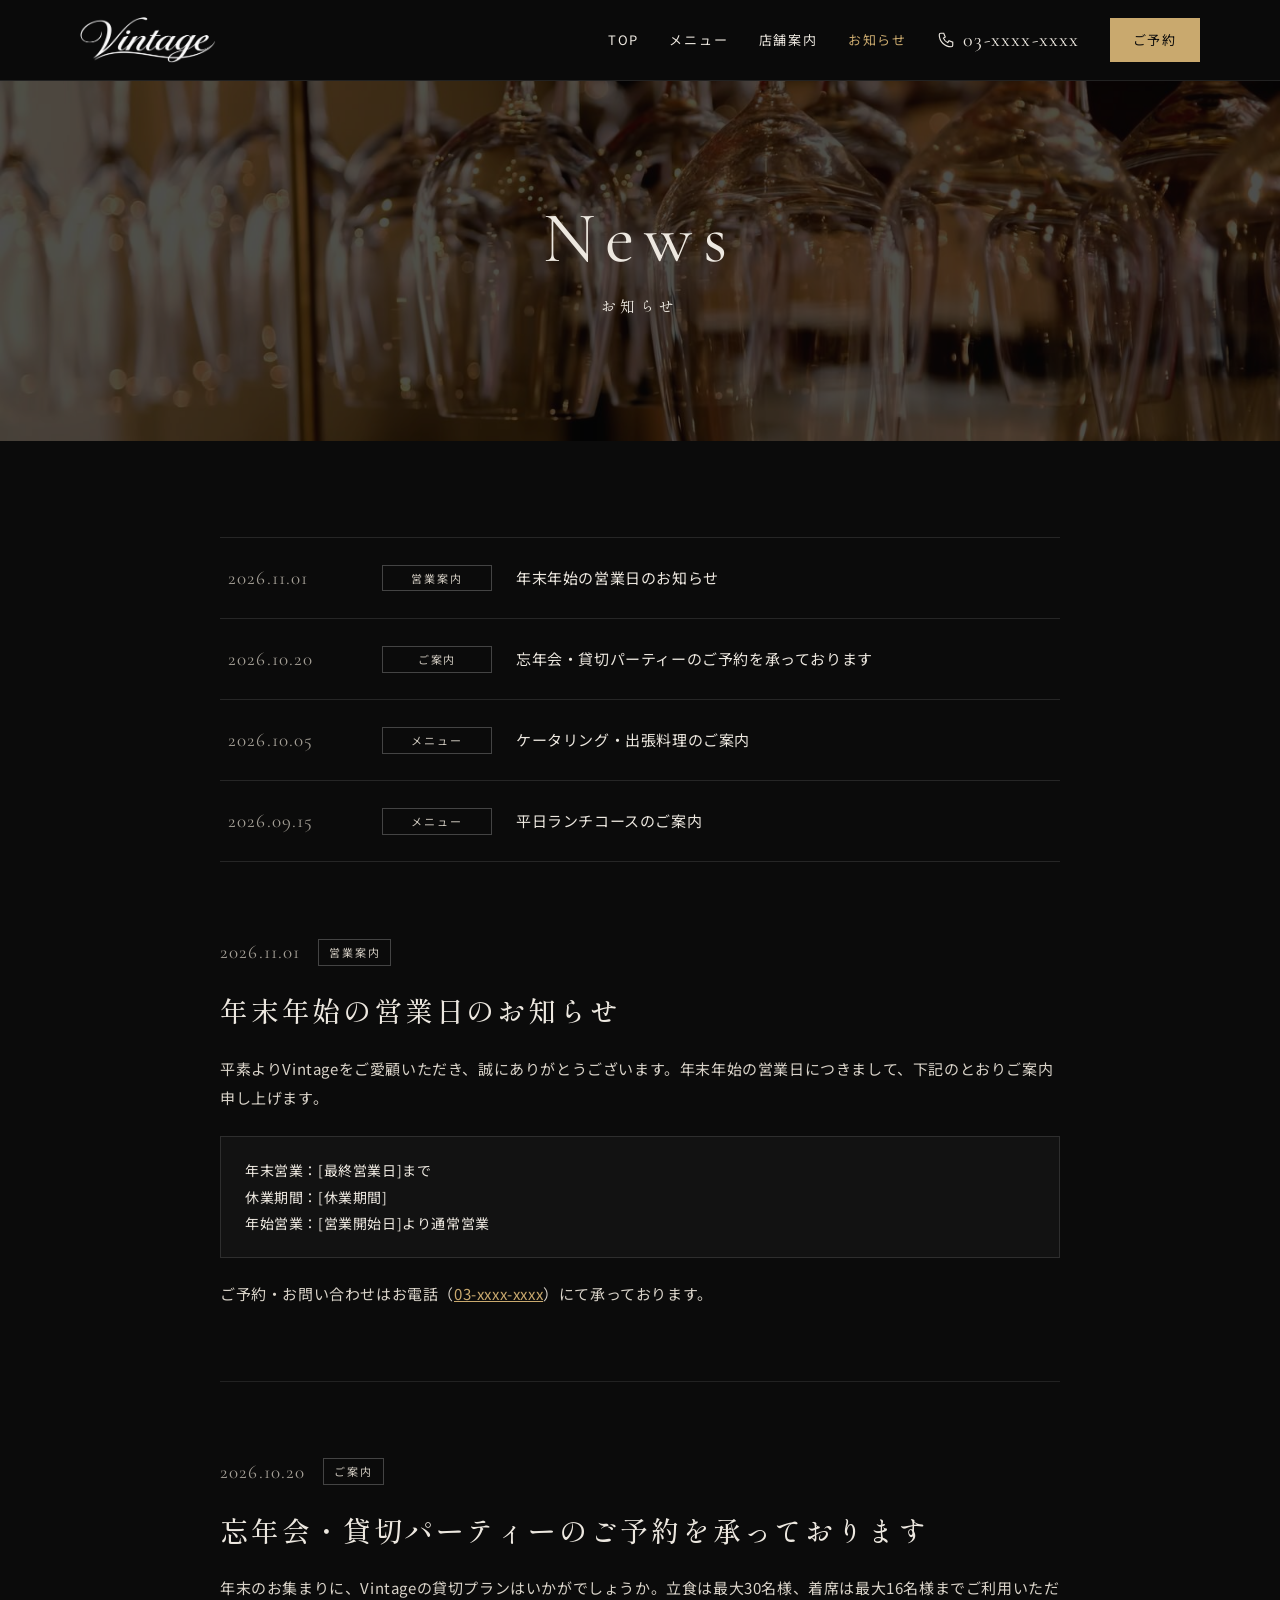
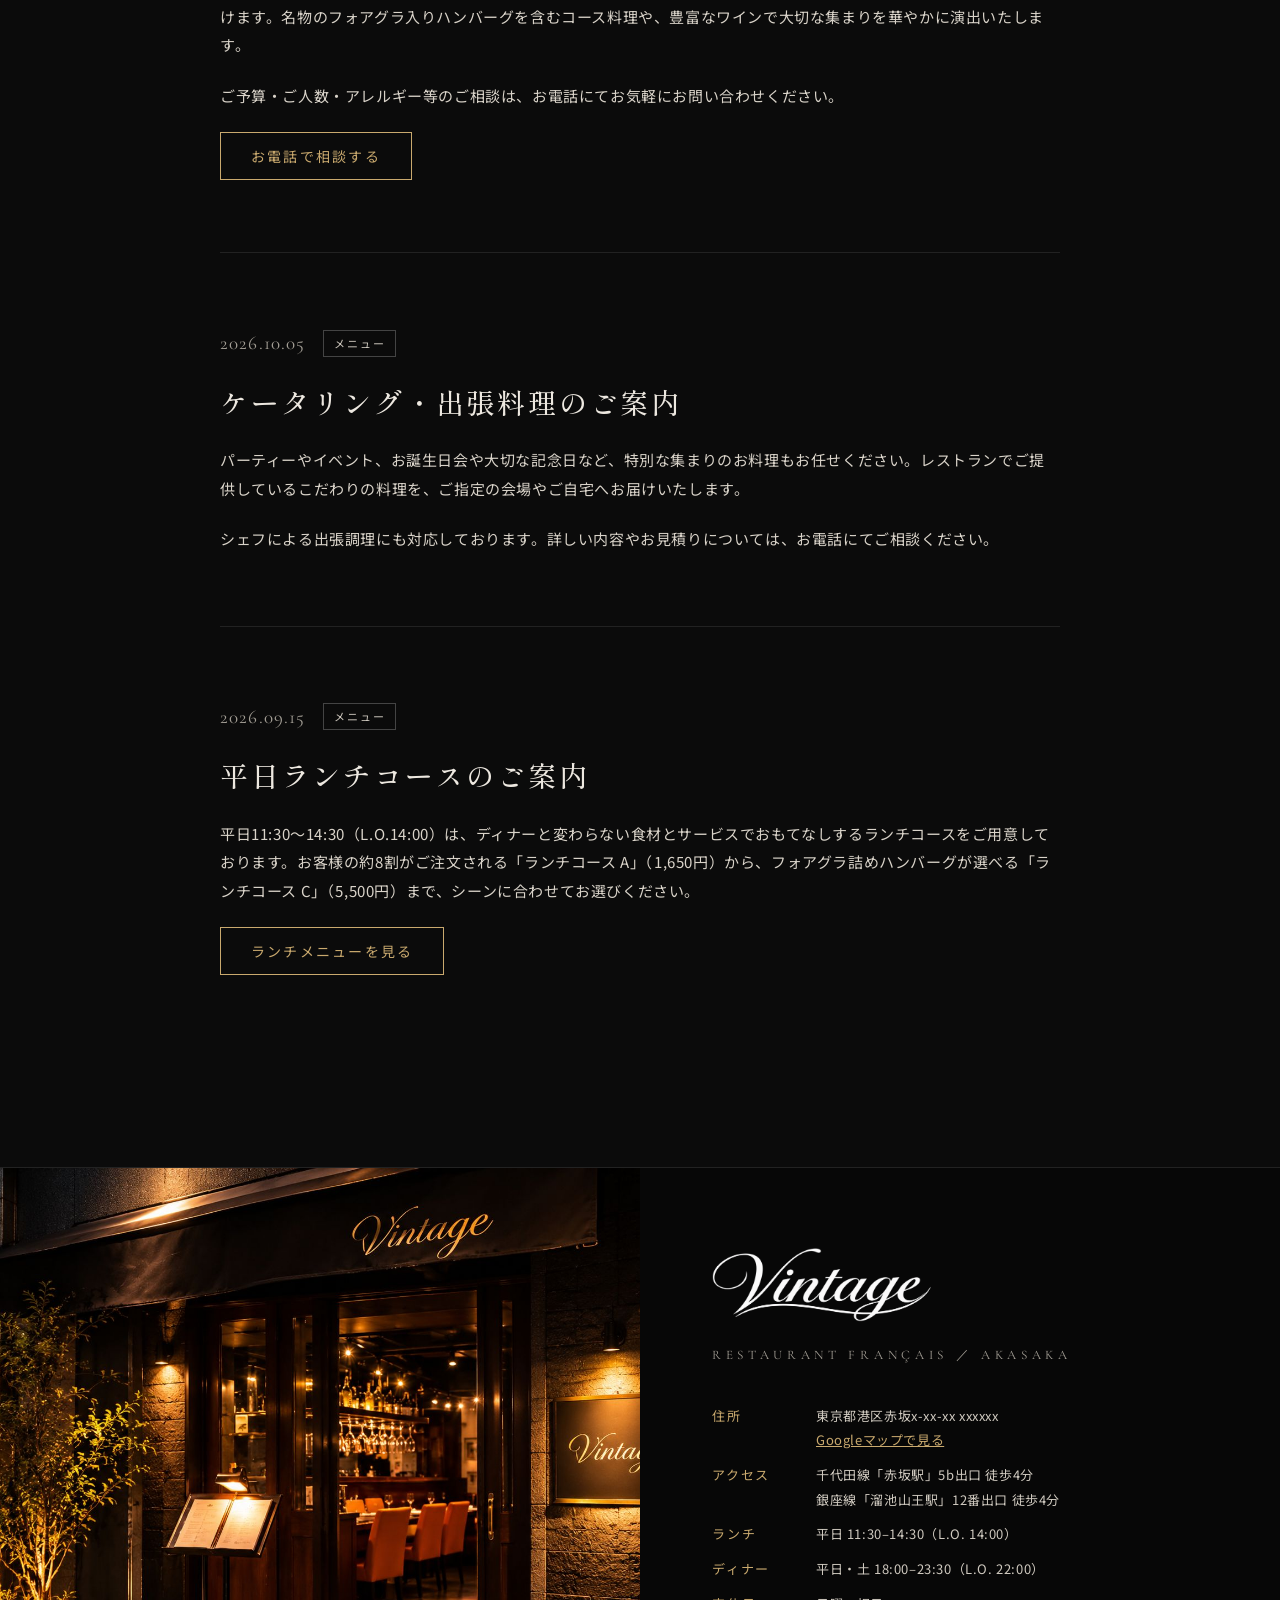
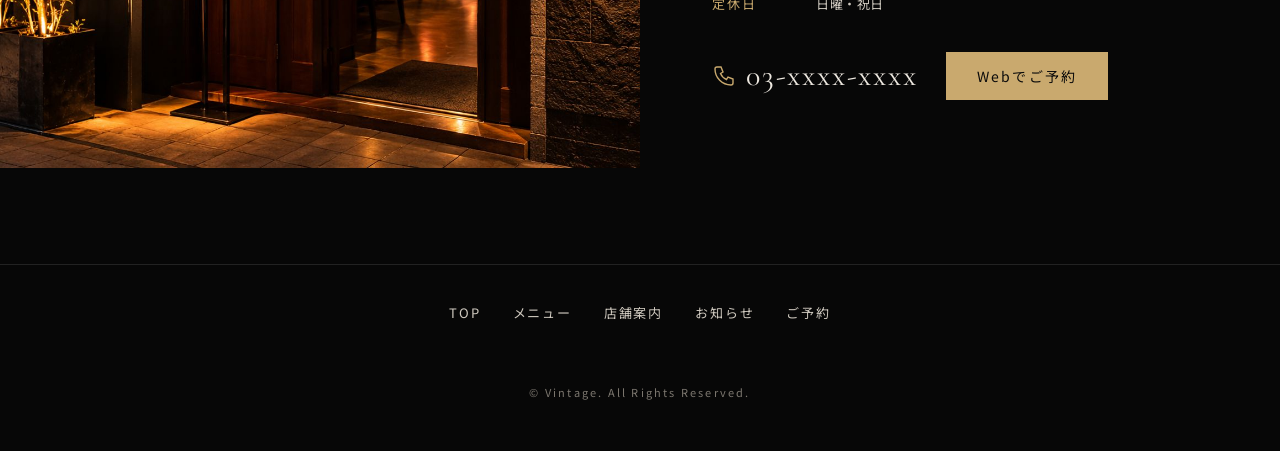
<file: news.html>
<!doctype html>
<html lang="ja">
<head>
<meta charset="utf-8">
<meta name="viewport" content="width=device-width, initial-scale=1">
<title>お知らせ | Vintage</title>
<meta name="description" content="Vintageからのお知らせ。">
<link rel="preconnect" href="https://fonts.googleapis.com">
<link rel="preconnect" href="https://fonts.gstatic.com" crossorigin>
<link href="https://fonts.googleapis.com/css2?family=Cormorant+Garamond:ital,wght@0,400;0,500;1,400&amp;family=Shippori+Mincho:wght@400;500;600&amp;family=Noto+Sans+JP:wght@400;500&amp;display=swap" rel="stylesheet">
<link rel="stylesheet" href="assets/css/common.css">
<link rel="stylesheet" href="assets/css/news.css">
</head>
<body>
<div class="vt">

<header class="hd">
<div class="wrap hd-in">
<a class="logo" href="index.html"><img src="assets/images/logo.png" alt="Vintage トップへ"></a>
<nav class="nav" aria-label="メインメニュー">
<a href="index.html">TOP</a>
<a href="menu.html">メニュー</a>
<a href="shop.html">店舗案内</a>
<a class="cur" href="news.html">お知らせ</a>
<a class="tel" href="tel:03-xxxx-xxxx"><svg width="18" height="18" viewBox="0 0 24 24" fill="none" stroke="currentColor" stroke-width="1.5" aria-hidden="true"><path d="M5 3h4l2 5-2.5 1.5a11 11 0 0 0 6 6L16 13l5 2v4a2 2 0 0 1-2 2A16 16 0 0 1 3 5a2 2 0 0 1 2-2"></path></svg>03-xxxx-xxxx</a>
<a class="btn solid" href="reserve.html">ご予約</a>
</nav>
<button class="menu-btn" type="button" aria-label="メニューを開く" aria-expanded="false" aria-controls="sp-nav"><svg width="22" height="22" viewBox="0 0 24 24" fill="none" stroke="currentColor" stroke-width="1.5" aria-hidden="true"><path d="M3 7h18M3 12h18M3 17h18"></path></svg></button>
</div>
<nav class="sp-nav" id="sp-nav" hidden aria-label="スマートフォンメニュー">
<a href="index.html">TOP</a>
<a href="menu.html">メニュー</a>
<a href="shop.html">店舗案内</a>
<a href="news.html">お知らせ</a>
<a href="tel:03-xxxx-xxxx">TEL 03-xxxx-xxxx</a>
<a class="btn solid" href="reserve.html">ご予約はこちら</a>
</nav>
</header>

<section class="ph">
<img src="assets/images/glasses.jpg" alt="">
<div class="veil"></div>
<div class="in">
<h1>News</h1>
<p>お知らせ</p>
</div>
</section>

<div class="wrap" style="max-width: 920px; padding-top: 96px; padding-bottom: 120px">
<ul class="idx">
<li><a href="#n1"><span class="date">2026.11.01</span><span class="cat">営業案内</span><span class="ttl">年末年始の営業日のお知らせ</span></a></li>
<li><a href="#n2"><span class="date">2026.10.20</span><span class="cat">ご案内</span><span class="ttl">忘年会・貸切パーティーのご予約を承っております</span></a></li>
<li><a href="#n3"><span class="date">2026.10.05</span><span class="cat">メニュー</span><span class="ttl">ケータリング・出張料理のご案内</span></a></li>
<li><a href="#n4"><span class="date">2026.09.15</span><span class="cat">メニュー</span><span class="ttl">平日ランチコースのご案内</span></a></li>
</ul>

<article class="post" id="n1">
<div class="meta"><span class="date">2026.11.01</span><span class="cat">営業案内</span></div>
<h2>年末年始の営業日のお知らせ</h2>
<p>平素よりVintageをご愛顧いただき、誠にありがとうございます。年末年始の営業日につきまして、下記のとおりご案内申し上げます。</p>
<div class="box">年末営業：[最終営業日]まで<br>休業期間：[休業期間]<br>年始営業：[営業開始日]より通常営業</div>
<p>ご予約・お問い合わせはお電話（<a href="tel:03-xxxx-xxxx">03-xxxx-xxxx</a>）にて承っております。</p>
</article>

<article class="post" id="n2">
<div class="meta"><span class="date">2026.10.20</span><span class="cat">ご案内</span></div>
<h2>忘年会・貸切パーティーのご予約を承っております</h2>
<p>年末のお集まりに、Vintageの貸切プランはいかがでしょうか。立食は最大30名様、着席は最大16名様までご利用いただけます。名物のフォアグラ入りハンバーグを含むコース料理や、豊富なワインで大切な集まりを華やかに演出いたします。</p>
<p>ご予算・ご人数・アレルギー等のご相談は、お電話にてお気軽にお問い合わせください。</p>
<p><a class="btn" href="tel:03-xxxx-xxxx">お電話で相談する</a></p>
</article>

<article class="post" id="n3">
<div class="meta"><span class="date">2026.10.05</span><span class="cat">メニュー</span></div>
<h2>ケータリング・出張料理のご案内</h2>
<p>パーティーやイベント、お誕生日会や大切な記念日など、特別な集まりのお料理もお任せください。レストランでご提供しているこだわりの料理を、ご指定の会場やご自宅へお届けいたします。</p>
<p>シェフによる出張調理にも対応しております。詳しい内容やお見積りについては、お電話にてご相談ください。</p>
</article>

<article class="post" id="n4" style="border-bottom: 0">
<div class="meta"><span class="date">2026.09.15</span><span class="cat">メニュー</span></div>
<h2>平日ランチコースのご案内</h2>
<p>平日11:30～14:30（L.O.14:00）は、ディナーと変わらない食材とサービスでおもてなしするランチコースをご用意しております。お客様の約8割がご注文される「ランチコース A」（1,650円）から、フォアグラ詰めハンバーグが選べる「ランチコース C」（5,500円）まで、シーンに合わせてお選びください。</p>
<p><a class="btn" href="menu.html#lunch">ランチメニューを見る</a></p>
</article>
</div>

<footer class="ft">
<div class="ft-main">
<div class="ft-photo"><img src="assets/images/exterior.jpg" alt="夜のVintage外観"></div>
<div class="ft-body">
<a class="ft-logo" href="index.html"><img src="assets/images/logo.png" alt="Vintage トップへ"></a>
<p class="ft-sub">RESTAURANT FRANÇAIS ／ AKASAKA</p>
<dl class="ft-dl">
<dt>住所</dt><dd>東京都港区赤坂x-xx-xx xxxxxx<br><a href="https://www.google.com/maps/search/?api=1&amp;query=%E6%9D%B1%E4%BA%AC%E9%83%BD%E6%B8%AF%E5%8C%BA%E8%B5%A4%E5%9D%82" target="_blank" rel="noopener">Googleマップで見る</a></dd>
<dt>アクセス</dt><dd>千代田線「赤坂駅」5b出口 徒歩4分<br>銀座線「溜池山王駅」12番出口 徒歩4分</dd>
<dt>ランチ</dt><dd>平日 11:30–14:30（L.O. 14:00）</dd>
<dt>ディナー</dt><dd>平日・土 18:00–23:30（L.O. 22:00）</dd>
<dt>定休日</dt><dd>日曜・祝日</dd>
</dl>
<div class="ft-acts">
<a class="ft-tel" href="tel:03-xxxx-xxxx"><svg width="24" height="24" viewBox="0 0 24 24" fill="none" stroke="#C9A96E" stroke-width="1.4" aria-hidden="true"><path d="M5 3h4l2 5-2.5 1.5a11 11 0 0 0 6 6L16 13l5 2v4a2 2 0 0 1-2 2A16 16 0 0 1 3 5a2 2 0 0 1 2-2"></path></svg>03-xxxx-xxxx</a>
<a class="btn solid" href="reserve.html">Webでご予約</a>
</div>
</div>
</div>
<nav class="ft-nav" aria-label="フッターメニュー">
<a href="index.html">TOP</a>
<a href="menu.html">メニュー</a>
<a href="shop.html">店舗案内</a>
<a href="news.html">お知らせ</a>
<a href="reserve.html">ご予約</a>
</nav>
<p class="copy">© Vintage. All Rights Reserved.</p>
</footer>

</div>
<script src="assets/js/main.js" defer></script>
</body>
</html>
</file>
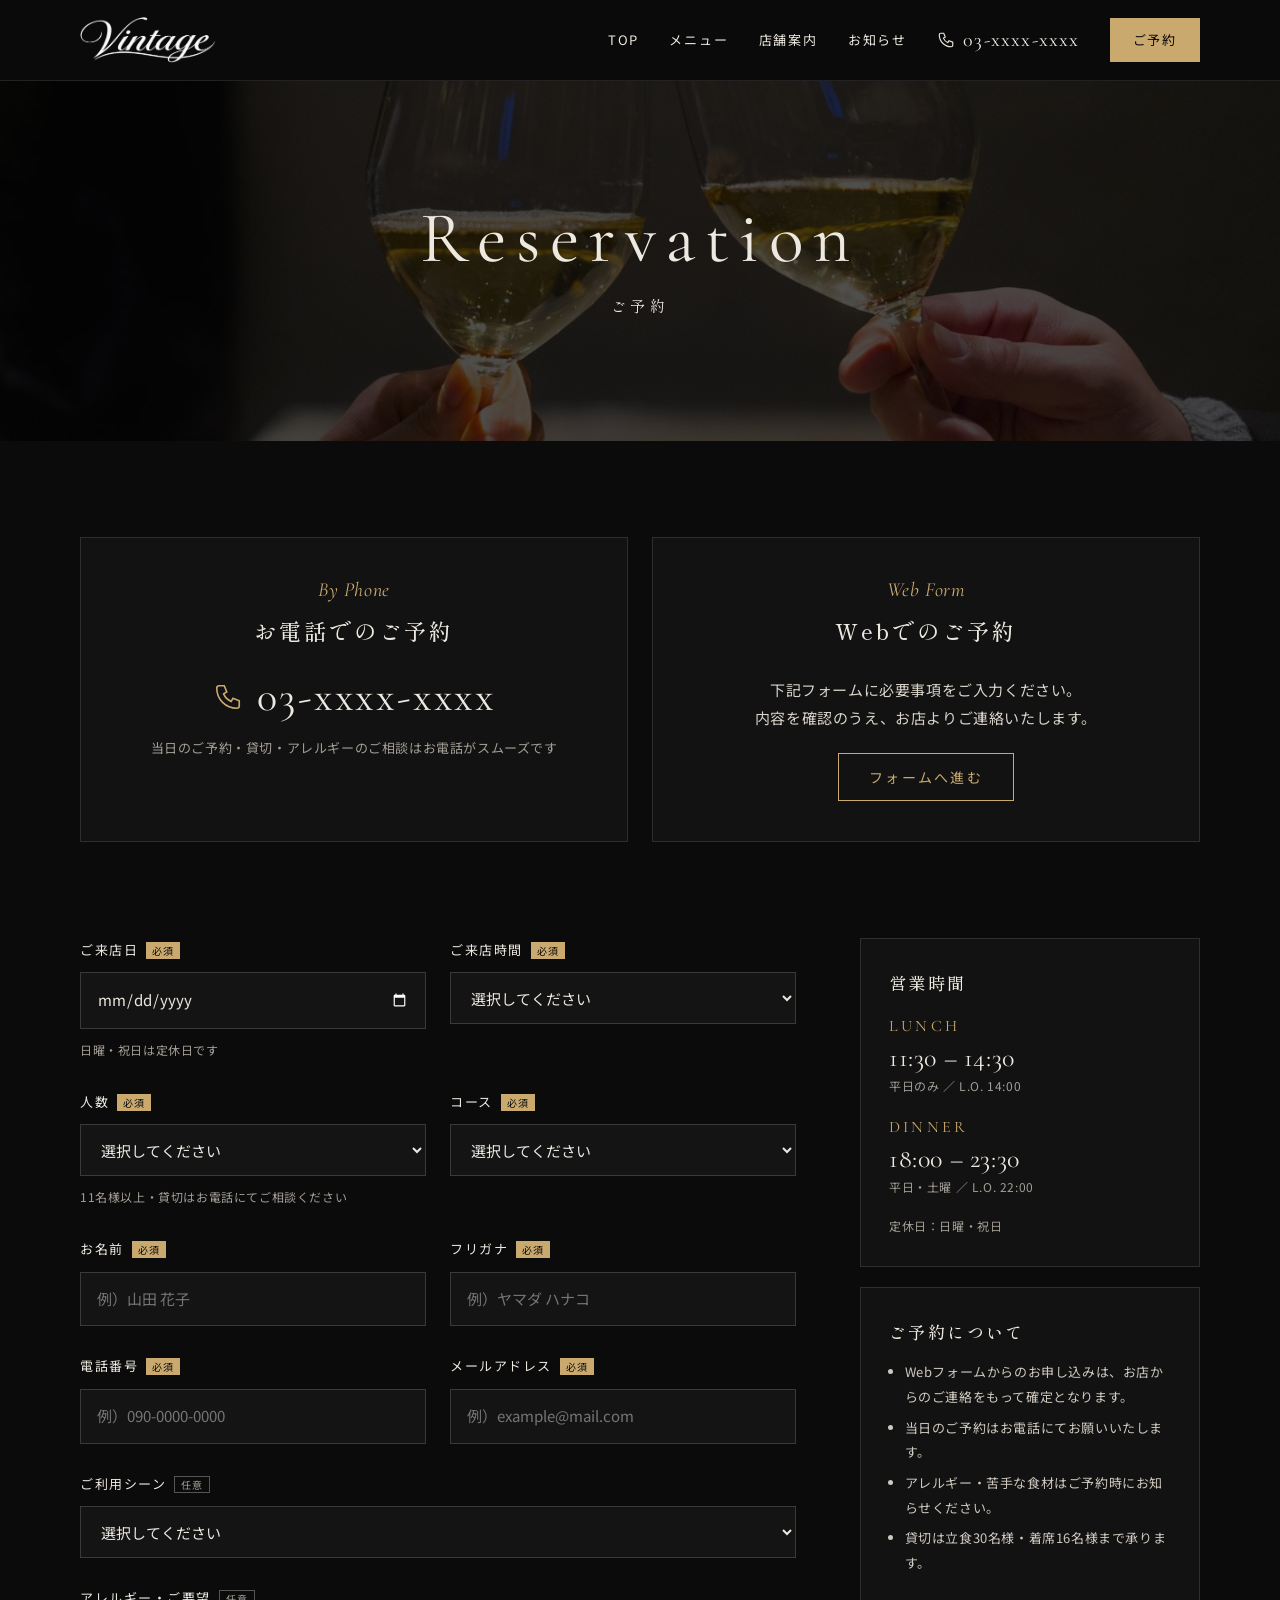
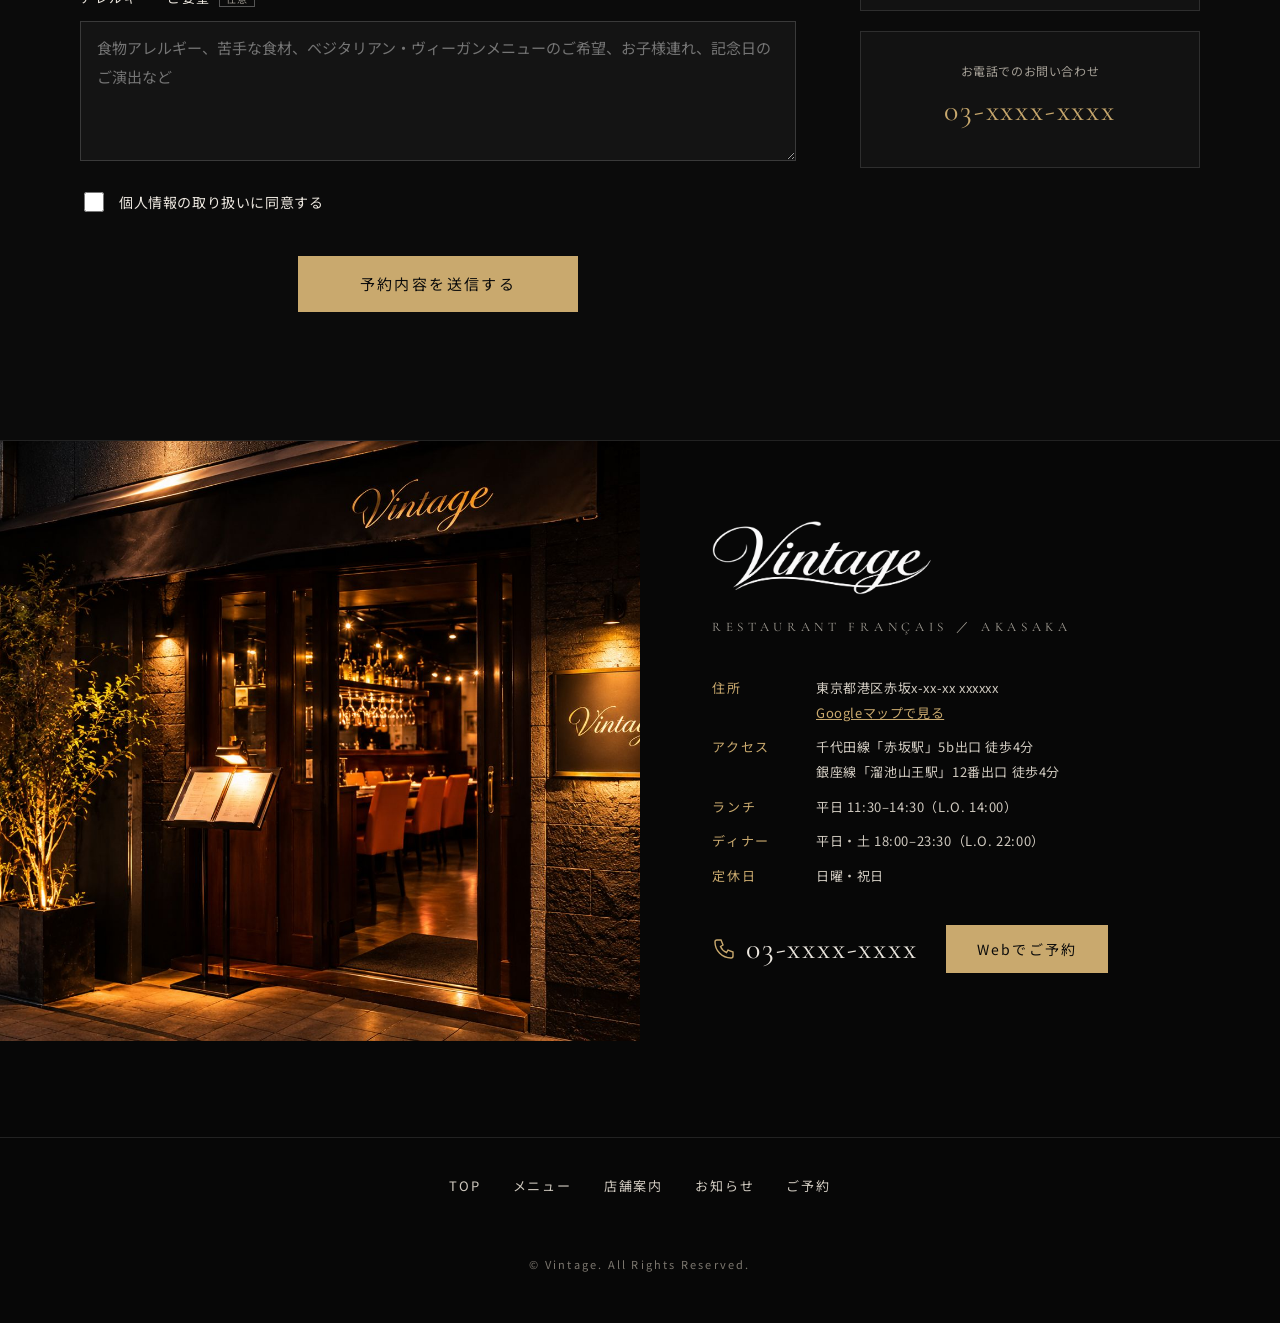
<file: reserve.html>
<!doctype html>
<html lang="ja">
<head>
<meta charset="utf-8">
<meta name="viewport" content="width=device-width, initial-scale=1">
<title>ご予約 | Vintage</title>
<meta name="description" content="Vintageのご予約。お電話またはWebフォームから承ります。">
<link rel="preconnect" href="https://fonts.googleapis.com">
<link rel="preconnect" href="https://fonts.gstatic.com" crossorigin>
<link href="https://fonts.googleapis.com/css2?family=Cormorant+Garamond:ital,wght@0,400;0,500;1,400&amp;family=Shippori+Mincho:wght@400;500;600&amp;family=Noto+Sans+JP:wght@400;500&amp;display=swap" rel="stylesheet">
<link rel="stylesheet" href="assets/css/common.css">
<link rel="stylesheet" href="assets/css/reserve.css">
</head>
<body>
<div class="vt">

<header class="hd">
<div class="wrap hd-in">
<a class="logo" href="index.html"><img src="assets/images/logo.png" alt="Vintage トップへ"></a>
<nav class="nav" aria-label="メインメニュー">
<a href="index.html">TOP</a>
<a href="menu.html">メニュー</a>
<a href="shop.html">店舗案内</a>
<a href="news.html">お知らせ</a>
<a class="tel" href="tel:03-xxxx-xxxx"><svg width="18" height="18" viewBox="0 0 24 24" fill="none" stroke="currentColor" stroke-width="1.5" aria-hidden="true"><path d="M5 3h4l2 5-2.5 1.5a11 11 0 0 0 6 6L16 13l5 2v4a2 2 0 0 1-2 2A16 16 0 0 1 3 5a2 2 0 0 1 2-2"></path></svg>03-xxxx-xxxx</a>
<a class="btn solid" href="reserve.html">ご予約</a>
</nav>
<button class="menu-btn" type="button" aria-label="メニューを開く" aria-expanded="false" aria-controls="sp-nav"><svg width="22" height="22" viewBox="0 0 24 24" fill="none" stroke="currentColor" stroke-width="1.5" aria-hidden="true"><path d="M3 7h18M3 12h18M3 17h18"></path></svg></button>
</div>
<nav class="sp-nav" id="sp-nav" hidden aria-label="スマートフォンメニュー">
<a href="index.html">TOP</a>
<a href="menu.html">メニュー</a>
<a href="shop.html">店舗案内</a>
<a href="news.html">お知らせ</a>
<a href="tel:03-xxxx-xxxx">TEL 03-xxxx-xxxx</a>
<a class="btn solid" href="reserve.html">ご予約はこちら</a>
</nav>
</header>

<section class="ph">
<img src="assets/images/toast.jpg" alt="">
<div class="veil"></div>
<div class="in">
<h1>Reservation</h1>
<p>ご予約</p>
</div>
</section>

<div class="wrap" style="padding-top: 96px; padding-bottom: 128px">

<div class="ways">
<div class="way">
<p class="en">By Phone</p>
<h2>お電話でのご予約</h2>
<a class="tel-big" href="tel:03-xxxx-xxxx"><svg width="30" height="30" viewBox="0 0 24 24" fill="none" stroke="#C9A96E" stroke-width="1.3" aria-hidden="true"><path d="M5 3h4l2 5-2.5 1.5a11 11 0 0 0 6 6L16 13l5 2v4a2 2 0 0 1-2 2A16 16 0 0 1 3 5a2 2 0 0 1 2-2"></path></svg>03-xxxx-xxxx</a>
<p class="muted" style="margin: 16px 0 0; font-size: 13px">当日のご予約・貸切・アレルギーのご相談はお電話がスムーズです</p>
</div>
<div class="way">
<p class="en">Web Form</p>
<h2>Webでのご予約</h2>
<p style="margin: 24px 0 0; color: #D9D3C9">下記フォームに必要事項をご入力ください。<br>内容を確認のうえ、お店よりご連絡いたします。</p>
<a class="btn" href="#form" style="margin-top: 20px">フォームへ進む</a>
</div>
</div>

<div class="layout" id="form">
<div>
<div class="done" id="reserve-done" role="status" tabindex="-1" hidden>
<p style="margin: 0; font-family: 'Cormorant Garamond', serif; font-style: italic; color: #C9A96E; font-size: 22px">Merci beaucoup</p>
<h2 style="font-family: 'Shippori Mincho', serif; font-weight: 500; font-size: 26px; letter-spacing: .12em; margin: 10px 0 0">ご予約リクエストを受け付けました</h2>
<p style="margin: 18px 0 0; color: #D9D3C9">内容を確認のうえ、お店よりご連絡いたします。<br>ご連絡をもってご予約確定となります。</p>
<dl>
<dt>ご来店日</dt><dd data-field="date"></dd>
<dt>時間</dt><dd data-field="time"></dd>
<dt>人数</dt><dd data-field="people"></dd>
<dt>コース</dt><dd data-field="course"></dd>
<dt>お名前</dt><dd><span data-field="name"></span> 様</dd>
</dl>
<button class="btn" type="button" id="reserve-reset" style="margin-top: 36px">フォームに戻る</button>
</div>
<!-- TODO: 送信先（メールフォームサービス等）が決まったら action / method を設定してください -->
<form class="form" id="reserve-form">
<div class="fld">
<label for="r-date">ご来店日<span class="req">必須</span></label>
<input id="r-date" name="date" type="date" required="">
<span class="hint">日曜・祝日は定休日です</span>
</div>
<div class="fld">
<label for="r-time">ご来店時間<span class="req">必須</span></label>
<select id="r-time" name="time" required="">
<option value="">選択してください</option>
<optgroup label="ランチ（平日のみ）">
<option>11:30</option><option>12:00</option><option>12:30</option><option>13:00</option><option>13:30</option><option>14:00</option>
</optgroup>
<optgroup label="ディナー（平日・土曜）">
<option>18:00</option><option>18:30</option><option>19:00</option><option>19:30</option><option>20:00</option><option>20:30</option><option>21:00</option><option>21:30</option>
</optgroup>
</select>
</div>
<div class="fld">
<label for="r-people">人数<span class="req">必須</span></label>
<select id="r-people" name="people" required="">
<option value="">選択してください</option>
<option>1名</option><option>2名</option><option>3名</option><option>4名</option><option>5名</option><option>6名</option><option>7名</option><option>8名</option><option>9名</option><option>10名</option>
</select>
<span class="hint">11名様以上・貸切はお電話にてご相談ください</span>
</div>
<div class="fld">
<label for="r-course">コース<span class="req">必須</span></label>
<select id="r-course" name="course" required="">
<option value="">選択してください</option>
<option>席のみ予約（当日注文）</option>
<option>ランチコース A（1,650円）</option>
<option>ランチコース B（3,300円）</option>
<option>ランチコース C（5,500円）</option>
<option>ディナーコース Vintage（11,000円）</option>
</select>
</div>
<div class="fld">
<label for="r-name">お名前<span class="req">必須</span></label>
<input id="r-name" name="name" type="text" autocomplete="name" placeholder="例）山田 花子" required="">
</div>
<div class="fld">
<label for="r-kana">フリガナ<span class="req">必須</span></label>
<input id="r-kana" name="kana" type="text" placeholder="例）ヤマダ ハナコ" required="">
</div>
<div class="fld">
<label for="r-tel">電話番号<span class="req">必須</span></label>
<input id="r-tel" name="tel" type="tel" autocomplete="tel" placeholder="例）090-0000-0000" required="">
</div>
<div class="fld">
<label for="r-mail">メールアドレス<span class="req">必須</span></label>
<input id="r-mail" name="mail" type="email" autocomplete="email" placeholder="例）example@mail.com" required="">
</div>
<div class="fld full">
<label for="r-scene">ご利用シーン<span class="opt">任意</span></label>
<select id="r-scene" name="scene">
<option value="">選択してください</option>
<option>記念日・お誕生日</option><option>デート</option><option>女子会・ご友人と</option><option>ご家族と</option><option>接待・ビジネス</option><option>その他</option>
</select>
</div>
<div class="fld full">
<label for="r-note">アレルギー・ご要望<span class="opt">任意</span></label>
<textarea id="r-note" name="note" placeholder="食物アレルギー、苦手な食材、ベジタリアン・ヴィーガンメニューのご希望、お子様連れ、記念日のご演出など"></textarea>
</div>
<label class="agree"><input type="checkbox" name="agree" required="">個人情報の取り扱いに同意する</label>
<div class="submit"><button class="btn solid" type="submit">予約内容を送信する</button></div>
</form>
</div>

<aside class="side">
<div class="box hr">
<h3>営業時間</h3>
<p class="en">LUNCH</p>
<p class="t">11:30 – 14:30</p>
<p class="d">平日のみ ／ L.O. 14:00</p>
<p class="en">DINNER</p>
<p class="t">18:00 – 23:30</p>
<p class="d" style="margin-bottom: 0">平日・土曜 ／ L.O. 22:00</p>
<p class="muted" style="margin: 16px 0 0; font-size: 12px">定休日：日曜・祝日</p>
</div>
<div class="box">
<h3>ご予約について</h3>
<ul>
<li>Webフォームからのお申し込みは、お店からのご連絡をもって確定となります。</li>
<li>当日のご予約はお電話にてお願いいたします。</li>
<li>アレルギー・苦手な食材はご予約時にお知らせください。</li>
<li>貸切は立食30名様・着席16名様まで承ります。</li>
</ul>
</div>
<div class="box" style="text-align: center">
<p class="muted" style="margin: 0; font-size: 12px">お電話でのお問い合わせ</p>
<a href="tel:03-xxxx-xxxx" style="font-family: 'Cormorant Garamond', serif; font-size: 30px; letter-spacing: .06em; text-decoration: none">03-xxxx-xxxx</a>
</div>
</aside>
</div>
</div>

<footer class="ft">
<div class="ft-main">
<div class="ft-photo"><img src="assets/images/exterior.jpg" alt="夜のVintage外観"></div>
<div class="ft-body">
<a class="ft-logo" href="index.html"><img src="assets/images/logo.png" alt="Vintage トップへ"></a>
<p class="ft-sub">RESTAURANT FRANÇAIS ／ AKASAKA</p>
<dl class="ft-dl">
<dt>住所</dt><dd>東京都港区赤坂x-xx-xx xxxxxx<br><a href="https://www.google.com/maps/search/?api=1&amp;query=%E6%9D%B1%E4%BA%AC%E9%83%BD%E6%B8%AF%E5%8C%BA%E8%B5%A4%E5%9D%82" target="_blank" rel="noopener">Googleマップで見る</a></dd>
<dt>アクセス</dt><dd>千代田線「赤坂駅」5b出口 徒歩4分<br>銀座線「溜池山王駅」12番出口 徒歩4分</dd>
<dt>ランチ</dt><dd>平日 11:30–14:30（L.O. 14:00）</dd>
<dt>ディナー</dt><dd>平日・土 18:00–23:30（L.O. 22:00）</dd>
<dt>定休日</dt><dd>日曜・祝日</dd>
</dl>
<div class="ft-acts">
<a class="ft-tel" href="tel:03-xxxx-xxxx"><svg width="24" height="24" viewBox="0 0 24 24" fill="none" stroke="#C9A96E" stroke-width="1.4" aria-hidden="true"><path d="M5 3h4l2 5-2.5 1.5a11 11 0 0 0 6 6L16 13l5 2v4a2 2 0 0 1-2 2A16 16 0 0 1 3 5a2 2 0 0 1 2-2"></path></svg>03-xxxx-xxxx</a>
<a class="btn solid" href="reserve.html">Webでご予約</a>
</div>
</div>
</div>
<nav class="ft-nav" aria-label="フッターメニュー">
<a href="index.html">TOP</a>
<a href="menu.html">メニュー</a>
<a href="shop.html">店舗案内</a>
<a href="news.html">お知らせ</a>
<a href="reserve.html">ご予約</a>
</nav>
<p class="copy">© Vintage. All Rights Reserved.</p>
</footer>

</div>
<script src="assets/js/main.js" defer></script>
</body>
</html>
</file>
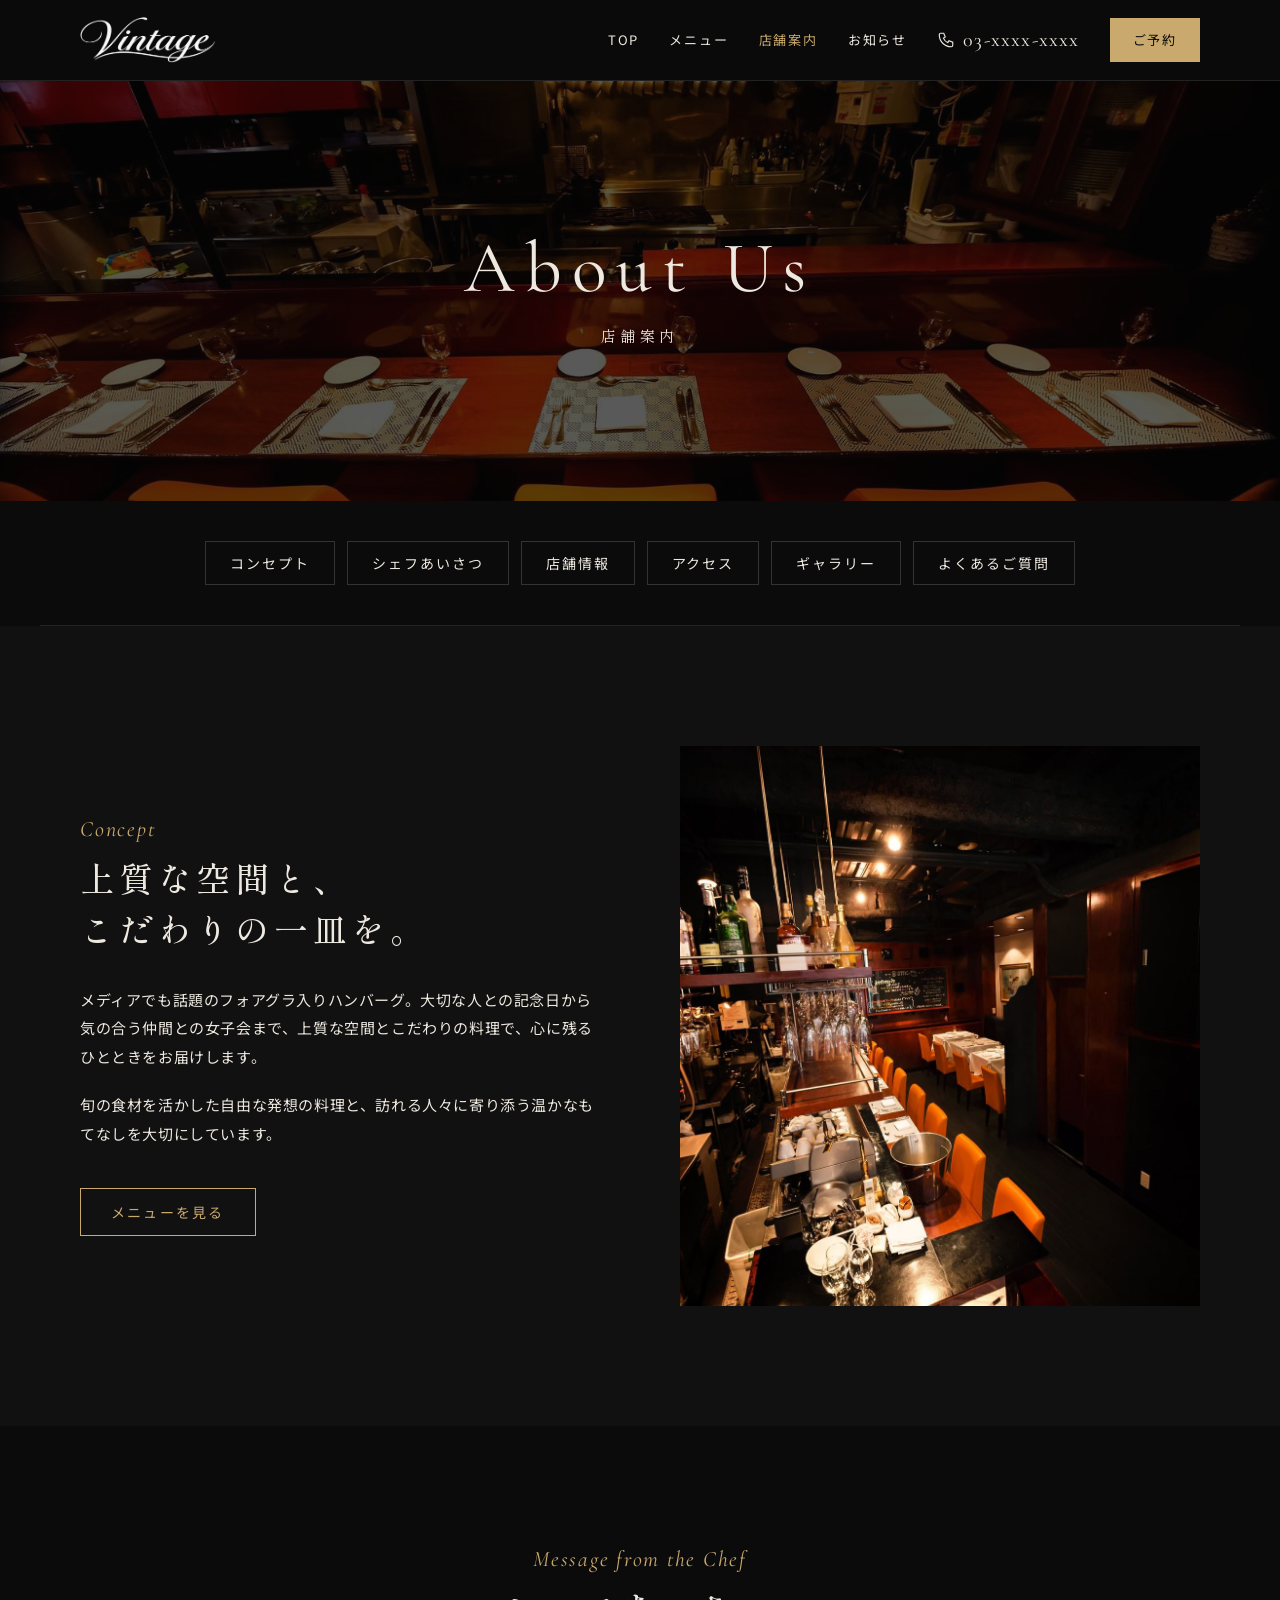
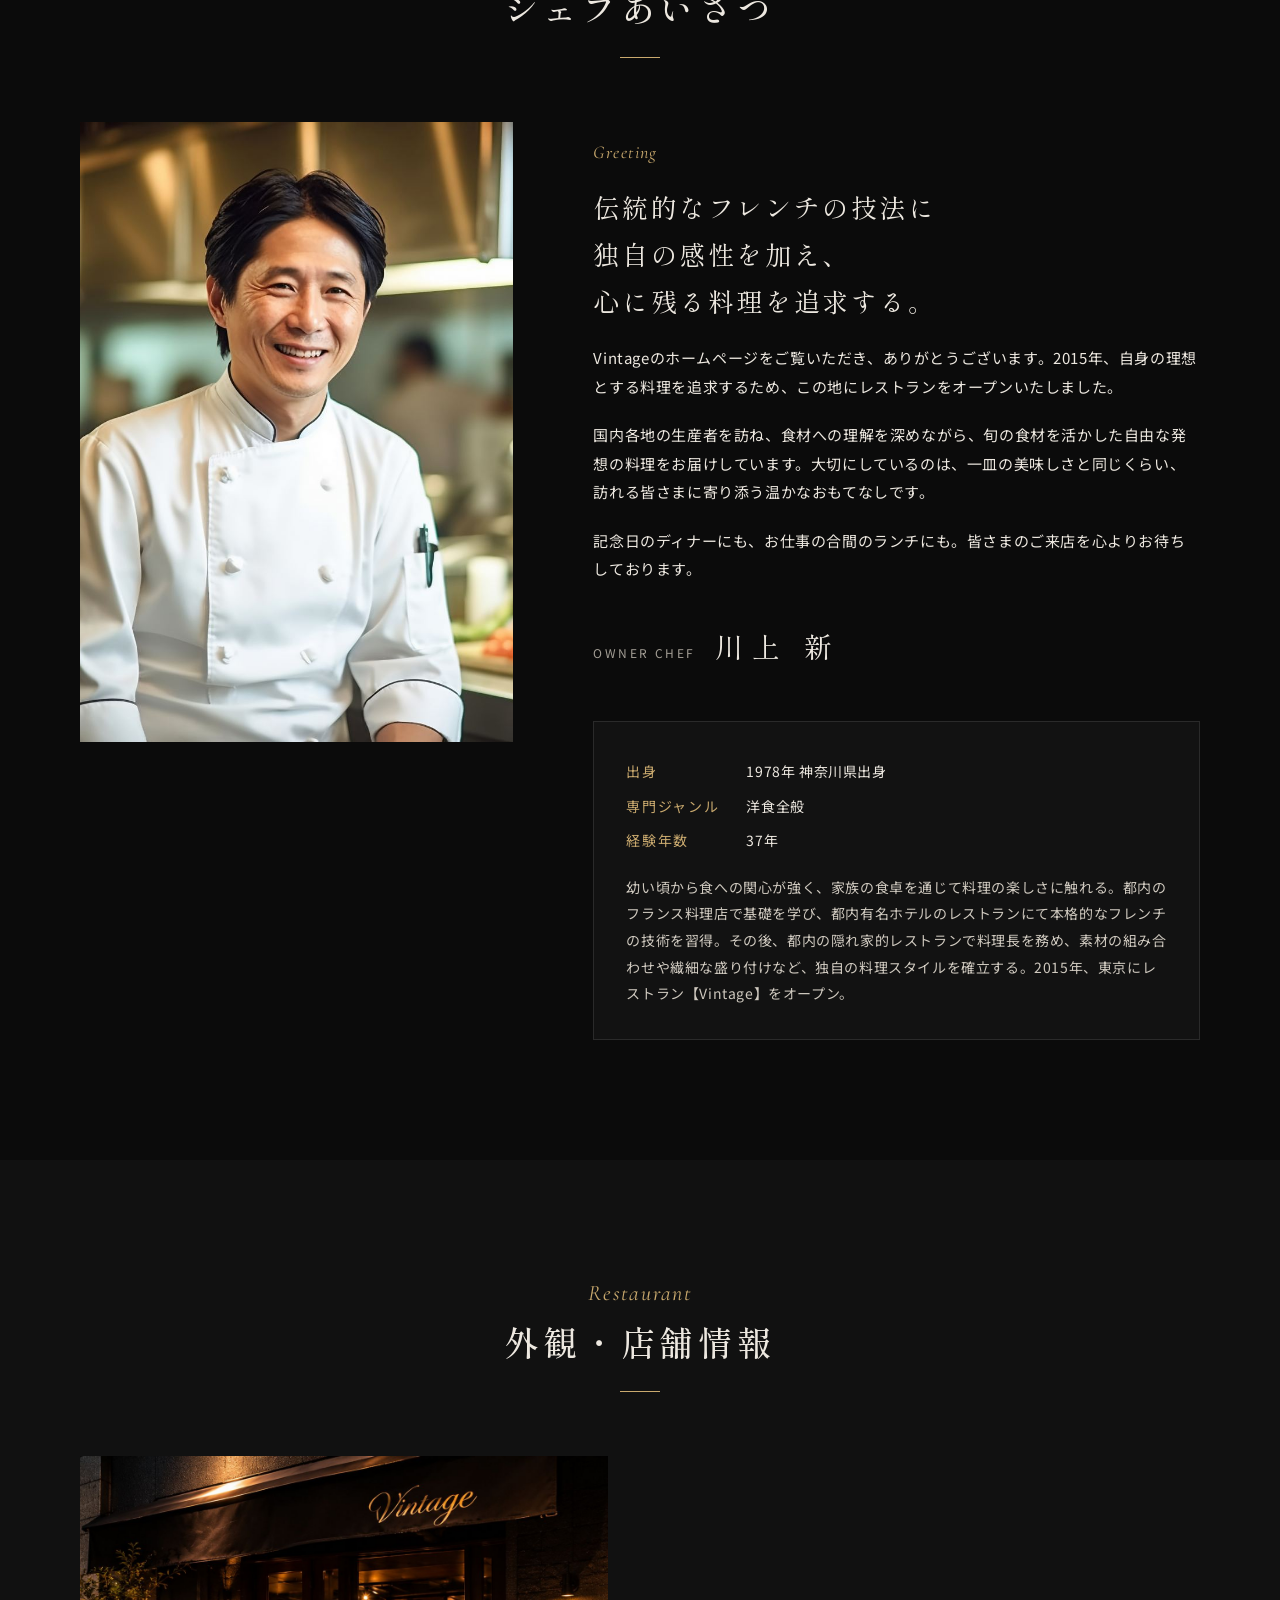
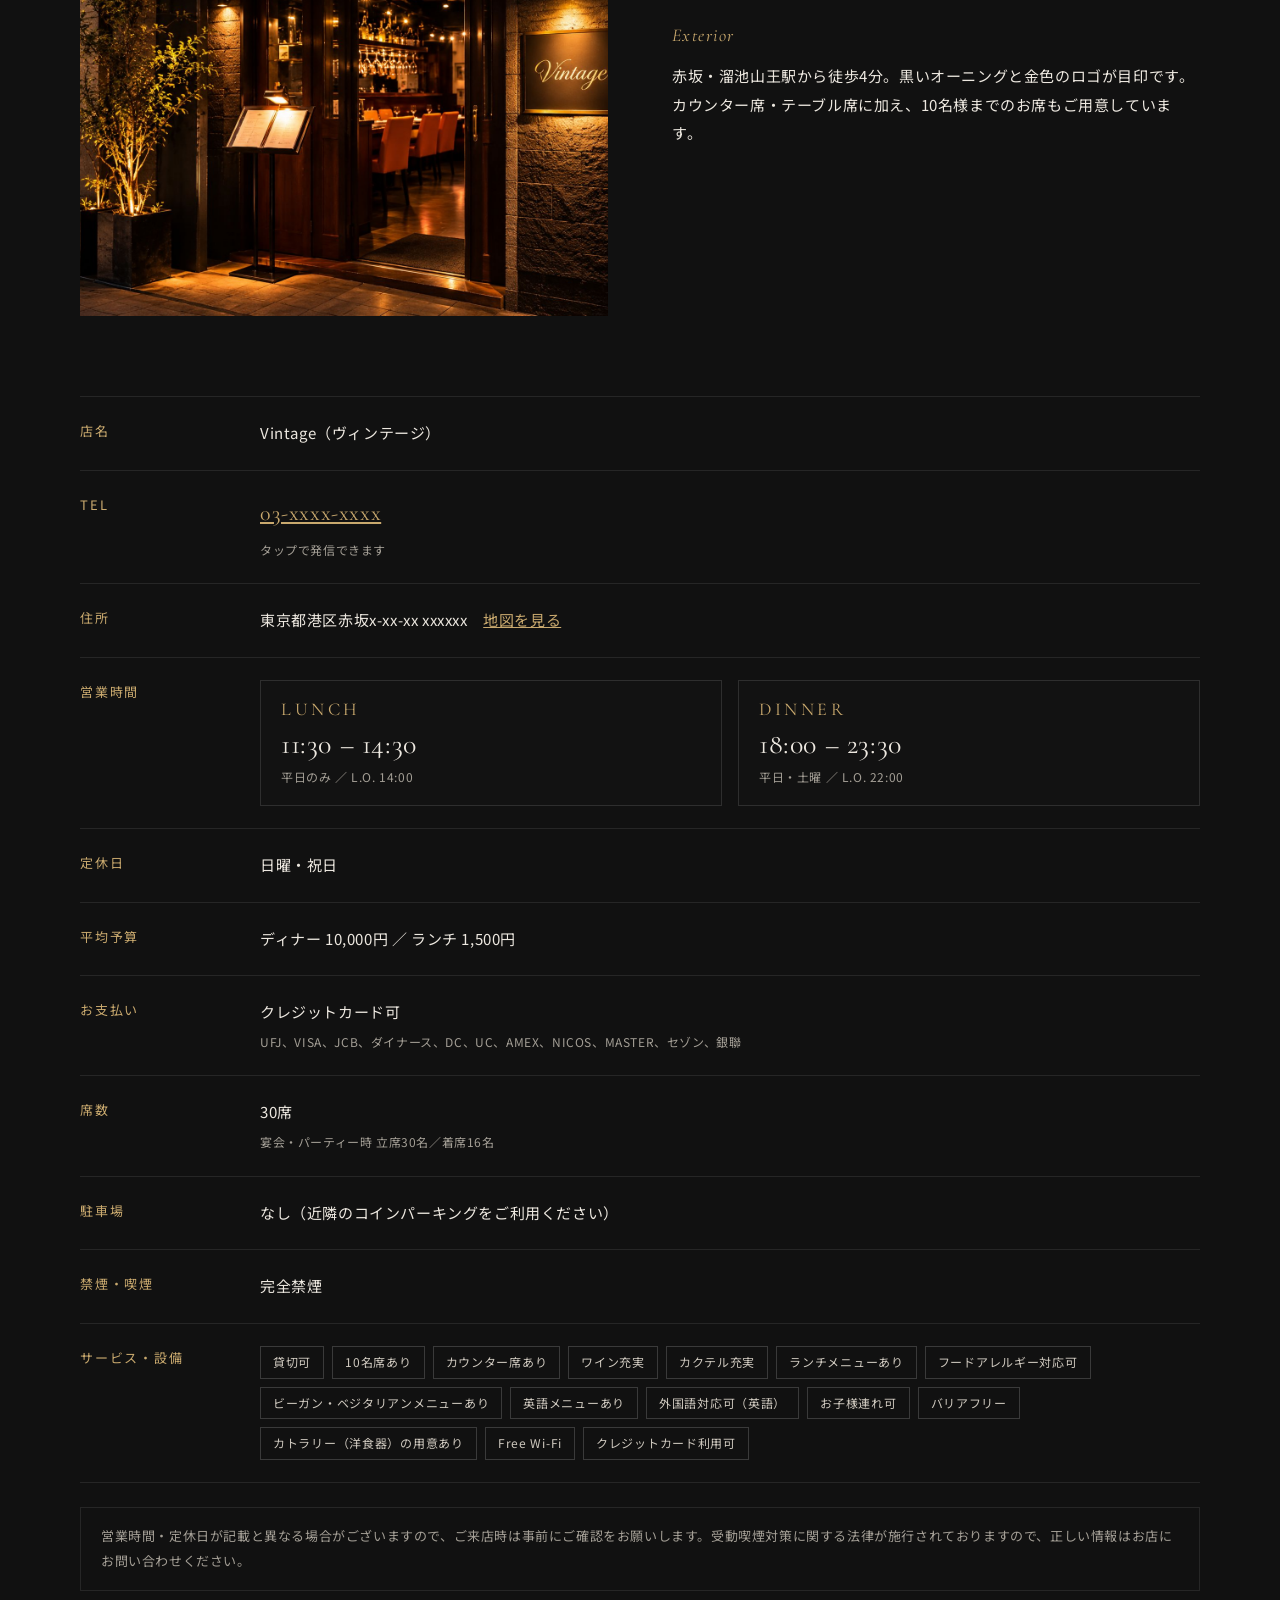
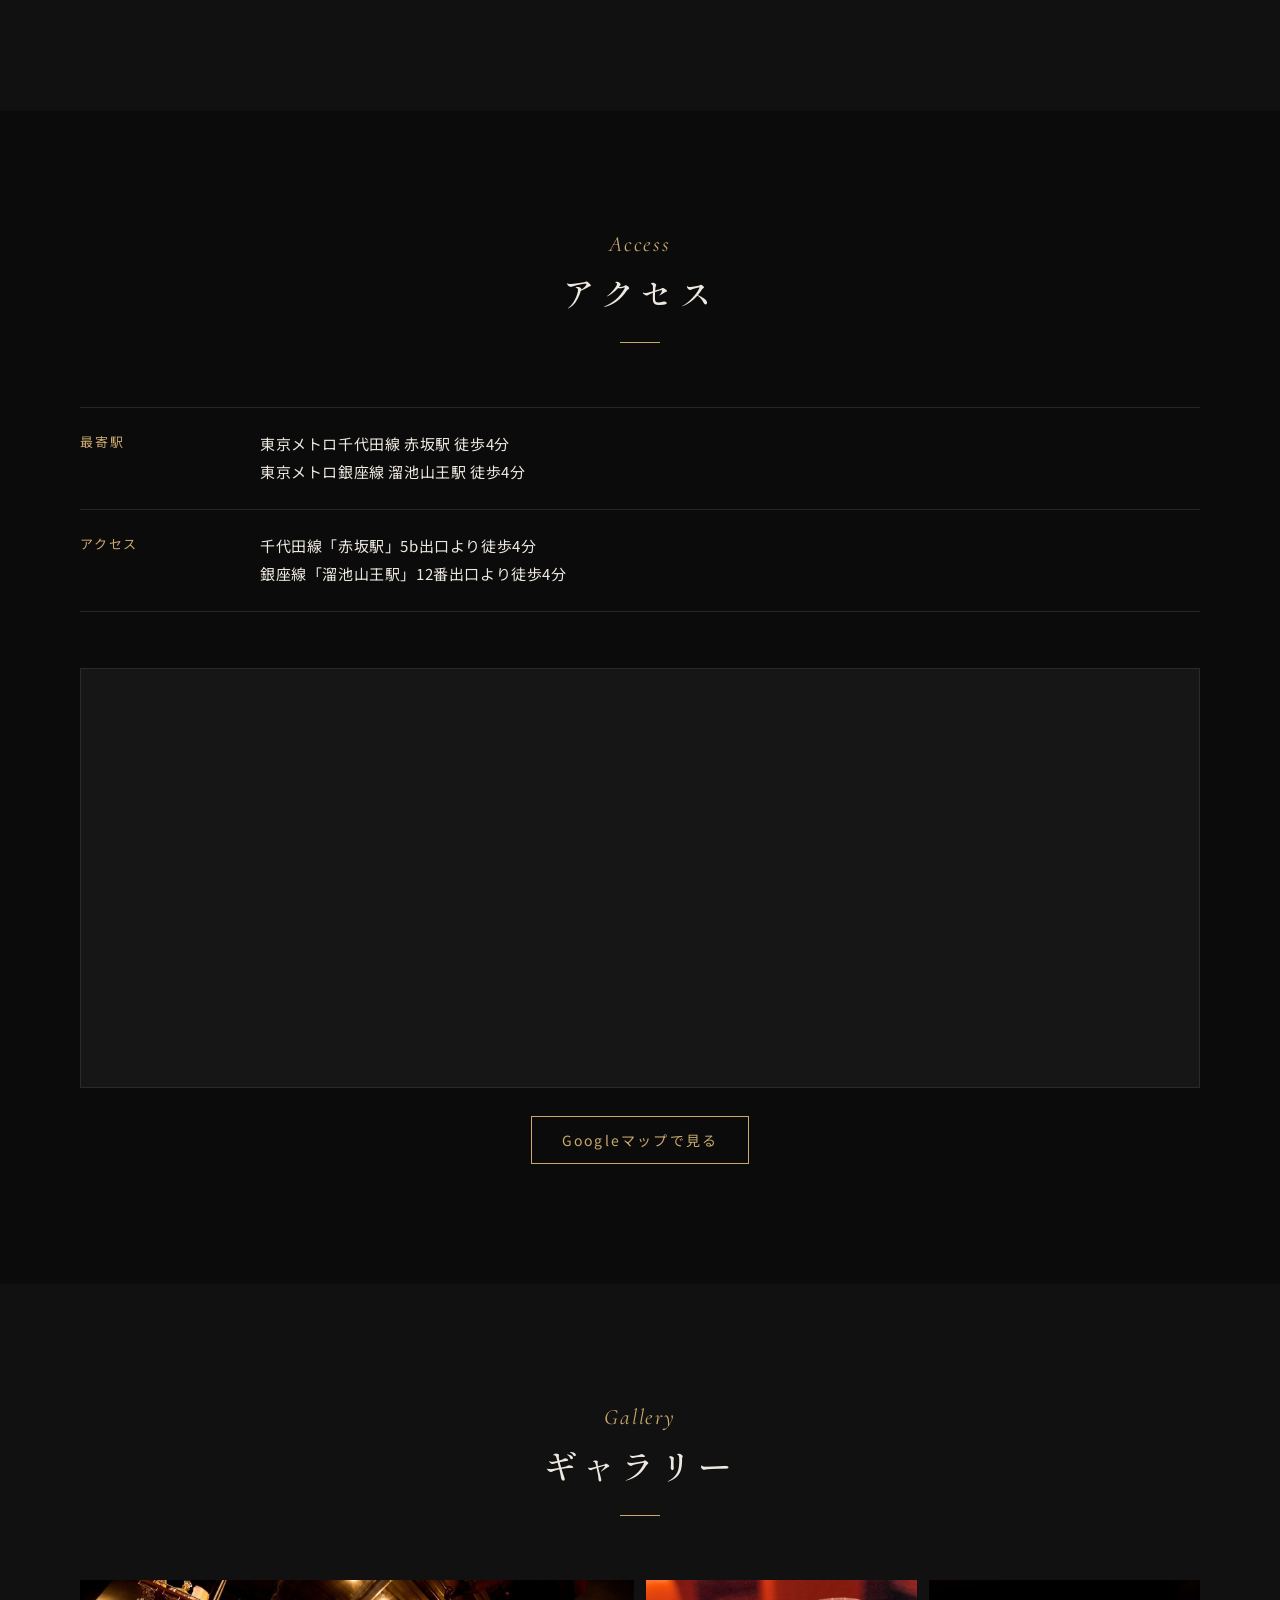
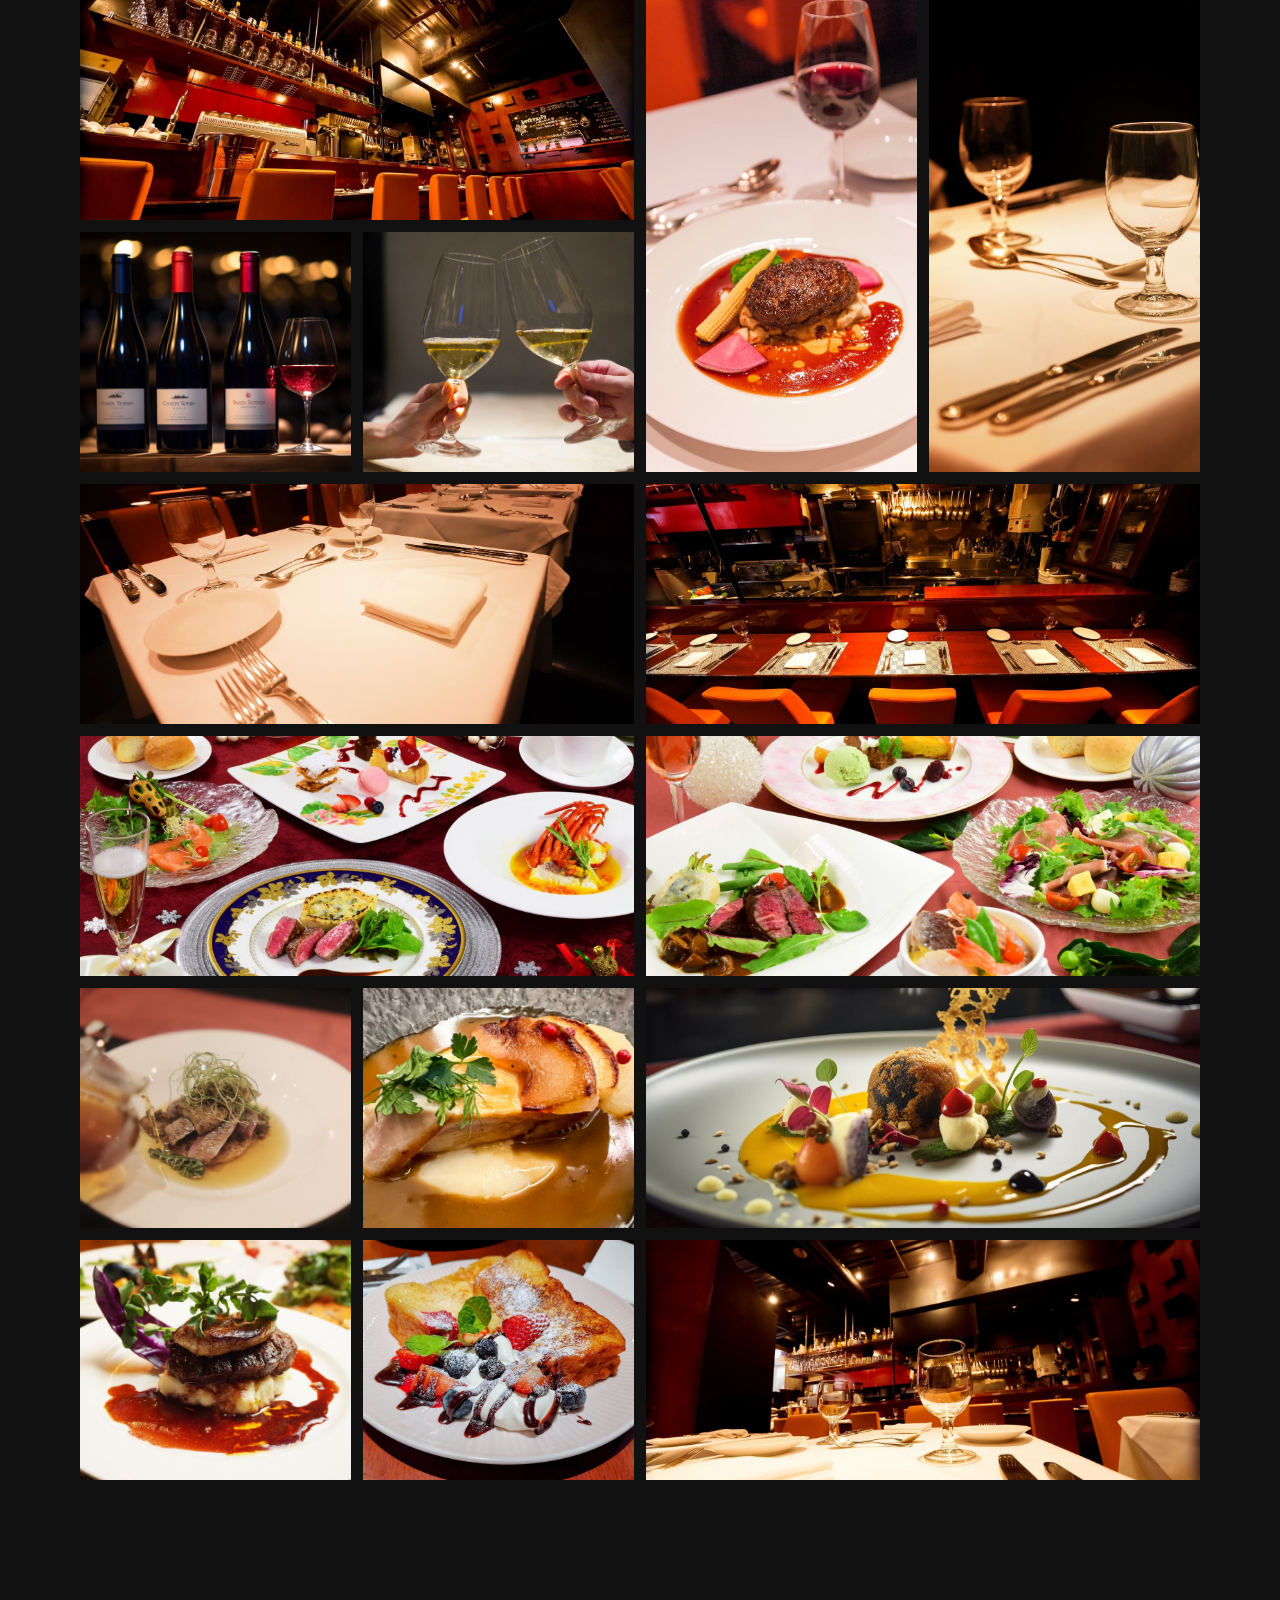
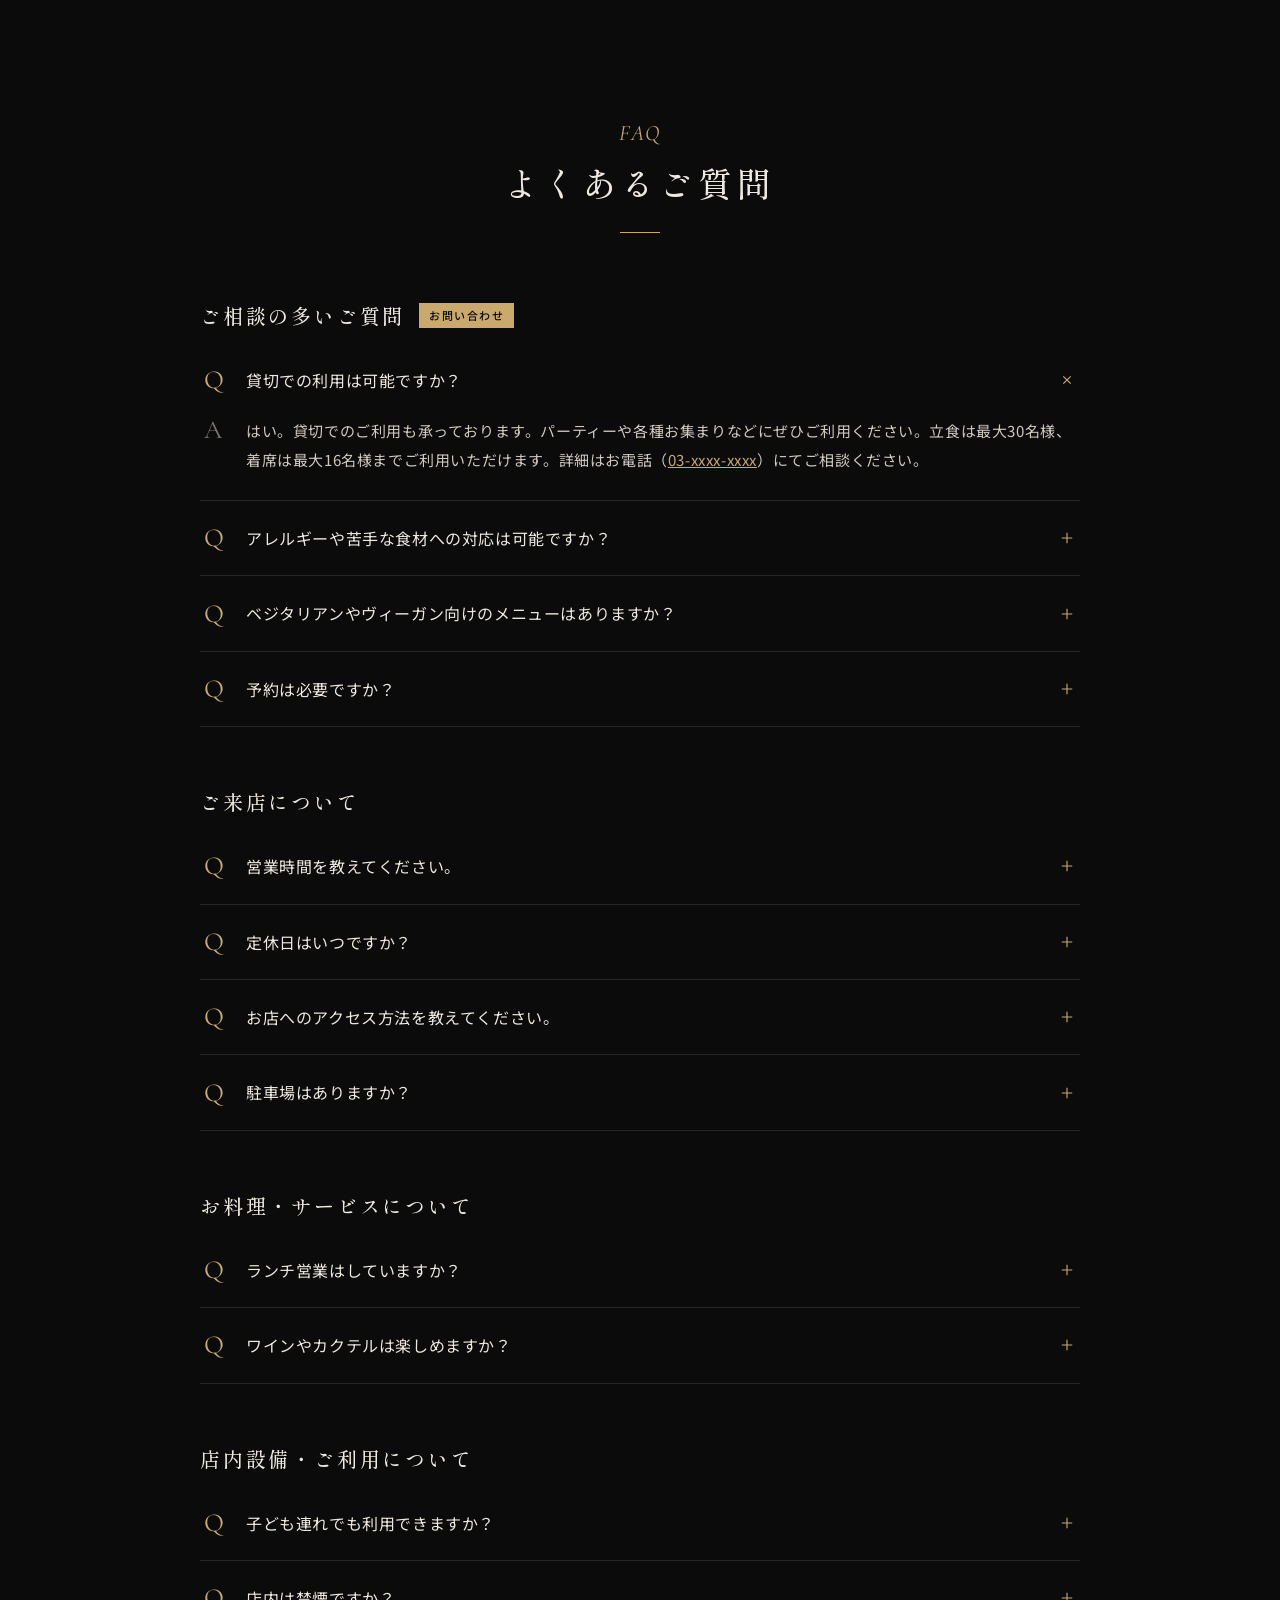
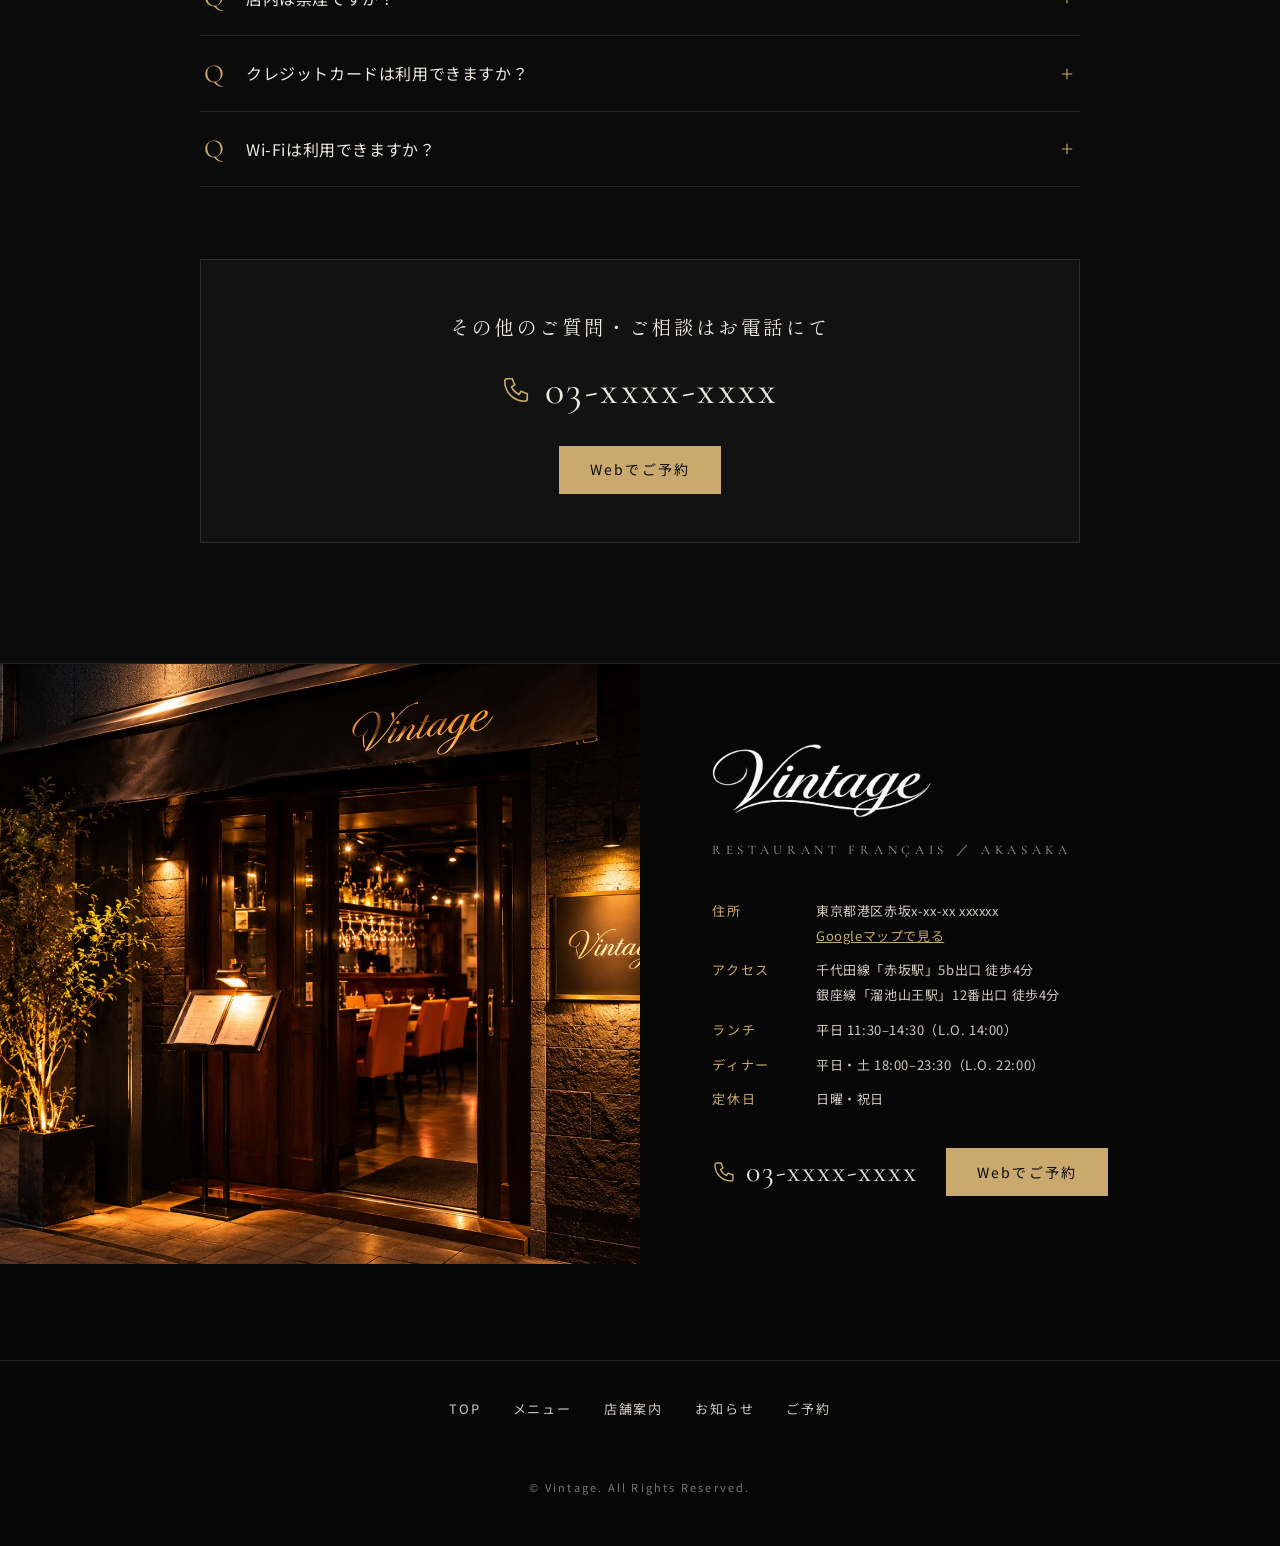
<file: shop.html>
<!doctype html>
<html lang="ja">
<head>
<meta charset="utf-8">
<meta name="viewport" content="width=device-width, initial-scale=1">
<title>店舗案内 | Vintage</title>
<meta name="description" content="Vintageのコンセプト、シェフあいさつ、店舗情報、アクセス、よくあるご質問。">
<link rel="preconnect" href="https://fonts.googleapis.com">
<link rel="preconnect" href="https://fonts.gstatic.com" crossorigin>
<link href="https://fonts.googleapis.com/css2?family=Cormorant+Garamond:ital,wght@0,400;0,500;1,400&amp;family=Shippori+Mincho:wght@400;500;600&amp;family=Noto+Sans+JP:wght@400;500&amp;display=swap" rel="stylesheet">
<link rel="stylesheet" href="assets/css/common.css">
<link rel="stylesheet" href="assets/css/shop.css">
</head>
<body>
<div class="vt">

<header class="hd">
<div class="wrap hd-in">
<a class="logo" href="index.html"><img src="assets/images/logo.png" alt="Vintage トップへ"></a>
<nav class="nav" aria-label="メインメニュー">
<a href="index.html">TOP</a>
<a href="menu.html">メニュー</a>
<a class="cur" href="shop.html">店舗案内</a>
<a href="news.html">お知らせ</a>
<a class="tel" href="tel:03-xxxx-xxxx"><svg width="18" height="18" viewBox="0 0 24 24" fill="none" stroke="currentColor" stroke-width="1.5" aria-hidden="true"><path d="M5 3h4l2 5-2.5 1.5a11 11 0 0 0 6 6L16 13l5 2v4a2 2 0 0 1-2 2A16 16 0 0 1 3 5a2 2 0 0 1 2-2"></path></svg>03-xxxx-xxxx</a>
<a class="btn solid" href="reserve.html">ご予約</a>
</nav>
<button class="menu-btn" type="button" aria-label="メニューを開く" aria-expanded="false" aria-controls="sp-nav"><svg width="22" height="22" viewBox="0 0 24 24" fill="none" stroke="currentColor" stroke-width="1.5" aria-hidden="true"><path d="M3 7h18M3 12h18M3 17h18"></path></svg></button>
</div>
<nav class="sp-nav" id="sp-nav" hidden aria-label="スマートフォンメニュー">
<a href="index.html">TOP</a>
<a href="menu.html">メニュー</a>
<a href="shop.html">店舗案内</a>
<a href="news.html">お知らせ</a>
<a href="tel:03-xxxx-xxxx">TEL 03-xxxx-xxxx</a>
<a class="btn solid" href="reserve.html">ご予約はこちら</a>
</nav>
</header>

<section class="ph">
<img src="assets/images/counter.jpg" alt="">
<div class="veil"></div>
<div class="in">
<h1>About Us</h1>
<p>店舗案内</p>
</div>
</section>

<nav class="wrap tabs" aria-label="ページ内メニュー">
<a href="#concept">コンセプト</a>
<a href="#chef">シェフあいさつ</a>
<a href="#shop">店舗情報</a>
<a href="#access">アクセス</a>
<a href="#gallery">ギャラリー</a>
<a href="#faq">よくあるご質問</a>
</nav>

<!-- Concept -->
<section class="sec" id="concept" style="background: #111111">
<div class="wrap concept">
<div>
<p class="eyebrow">Concept</p>
<h2 class="h2">上質な空間と、<br>こだわりの一皿を。</h2>
<p style="margin: 32px 0 0">メディアでも話題のフォアグラ入りハンバーグ。大切な人との記念日から気の合う仲間との女子会まで、上質な空間とこだわりの料理で、心に残るひとときをお届けします。</p>
<p style="margin: 20px 0 0">旬の食材を活かした自由な発想の料理と、訪れる人々に寄り添う温かなもてなしを大切にしています。</p>
<div style="margin-top: 40px"><a class="btn" href="menu.html">メニューを見る</a></div>
</div>
<img src="assets/images/interior-v.jpg" alt="カウンターとテーブル席が並ぶ店内">
</div>
</section>

<!-- Chef -->
<section class="sec" id="chef">
<div class="wrap">
<div class="sec-head">
<p class="eyebrow">Message from the Chef</p>
<h2 class="h2">シェフあいさつ</h2>
<div class="rule"></div>
</div>
<div class="chef">
<img src="assets/images/chef.jpg" alt="オーナーシェフ 川上 新">
<div>
<p class="eyebrow" style="font-size: 18px">Greeting</p>
<p class="quote">伝統的なフレンチの技法に<br>独自の感性を加え、<br>心に残る料理を追求する。</p>
<p>Vintageのホームページをご覧いただき、ありがとうございます。2015年、自身の理想とする料理を追求するため、この地にレストランをオープンいたしました。</p>
<p>国内各地の生産者を訪ね、食材への理解を深めながら、旬の食材を活かした自由な発想の料理をお届けしています。大切にしているのは、一皿の美味しさと同じくらい、訪れる皆さまに寄り添う温かなおもてなしです。</p>
<p>記念日のディナーにも、お仕事の合間のランチにも。皆さまのご来店を心よりお待ちしております。</p>
<div class="sign"><span class="role">OWNER CHEF</span><span class="nm">川上 新</span></div>
<div class="prof">
<dl>
<dt>出身</dt><dd>1978年 神奈川県出身</dd>
<dt>専門ジャンル</dt><dd>洋食全般</dd>
<dt>経験年数</dt><dd>37年</dd>
</dl>
<p>幼い頃から食への関心が強く、家族の食卓を通じて料理の楽しさに触れる。都内のフランス料理店で基礎を学び、都内有名ホテルのレストランにて本格的なフレンチの技術を習得。その後、都内の隠れ家的レストランで料理長を務め、素材の組み合わせや繊細な盛り付けなど、独自の料理スタイルを確立する。2015年、東京にレストラン【Vintage】をオープン。</p>
</div>
</div>
</div>
</div>
</section>

<!-- Exterior & shop info -->
<section class="sec" id="shop" style="background: #111111">
<div class="wrap">
<div class="sec-head">
<p class="eyebrow">Restaurant</p>
<h2 class="h2">外観・店舗情報</h2>
<div class="rule"></div>
</div>
<div class="ext">
<img class="ext-photo" src="assets/images/exterior.jpg" alt="夜のVintage外観。黒いオーニングと金色のロゴ">
<div>
<p class="eyebrow" style="font-size: 18px">Exterior</p>
<p style="margin: 16px 0 0">赤坂・溜池山王駅から徒歩4分。黒いオーニングと金色のロゴが目印です。カウンター席・テーブル席に加え、10名様までのお席もご用意しています。</p>
</div>
</div>

<dl class="info" style="margin-top: 80px">
<dt>店名</dt><dd>Vintage（ヴィンテージ）</dd>
<dt>TEL</dt><dd><a href="tel:03-xxxx-xxxx" style="font-family: 'Cormorant Garamond', serif; font-size: 22px">03-xxxx-xxxx</a><span class="sub">タップで発信できます</span></dd>
<dt>住所</dt><dd>東京都港区赤坂x-xx-xx xxxxxx　<a href="https://www.google.com/maps/search/?api=1&amp;query=%E6%9D%B1%E4%BA%AC%E9%83%BD%E6%B8%AF%E5%8C%BA%E8%B5%A4%E5%9D%82" target="_blank" rel="noopener">地図を見る</a></dd>
<dt>営業時間</dt>
<dd>
<div class="hrs">
<div><p class="en">LUNCH</p><p class="t">11:30 – 14:30</p><p class="d">平日のみ ／ L.O. 14:00</p></div>
<div><p class="en">DINNER</p><p class="t">18:00 – 23:30</p><p class="d">平日・土曜 ／ L.O. 22:00</p></div>
</div>
</dd>
<dt>定休日</dt><dd>日曜・祝日</dd>
<dt>平均予算</dt><dd>ディナー 10,000円 ／ ランチ 1,500円</dd>
<dt>お支払い</dt><dd>クレジットカード可<span class="sub">UFJ、VISA、JCB、ダイナース、DC、UC、AMEX、NICOS、MASTER、セゾン、銀聯</span></dd>
<dt>席数</dt><dd>30席<span class="sub">宴会・パーティー時 立席30名／着席16名</span></dd>
<dt>駐車場</dt><dd>なし（近隣のコインパーキングをご利用ください）</dd>
<dt>禁煙・喫煙</dt><dd>完全禁煙</dd>
<dt>サービス・設備</dt>
<dd>
<div class="chips">
<span>貸切可</span><span>10名席あり</span><span>カウンター席あり</span><span>ワイン充実</span><span>カクテル充実</span><span>ランチメニューあり</span><span>フードアレルギー対応可</span><span>ビーガン・ベジタリアンメニューあり</span><span>英語メニューあり</span><span>外国語対応可（英語）</span><span>お子様連れ可</span><span>バリアフリー</span><span>カトラリー（洋食器）の用意あり</span><span>Free Wi-Fi</span><span>クレジットカード利用可</span>
</div>
</dd>
</dl>
<p class="notice">営業時間・定休日が記載と異なる場合がございますので、ご来店時は事前にご確認をお願いします。受動喫煙対策に関する法律が施行されておりますので、正しい情報はお店にお問い合わせください。</p>
</div>
</section>

<!-- Access -->
<section class="sec" id="access">
<div class="wrap">
<div class="sec-head">
<p class="eyebrow">Access</p>
<h2 class="h2">アクセス</h2>
<div class="rule"></div>
</div>
<dl class="info">
<dt>最寄駅</dt><dd>東京メトロ千代田線 赤坂駅 徒歩4分<br>東京メトロ銀座線 溜池山王駅 徒歩4分</dd>
<dt>アクセス</dt><dd>千代田線「赤坂駅」5b出口より徒歩4分<br>銀座線「溜池山王駅」12番出口より徒歩4分</dd>
</dl>
<!-- TODO: 正式な住所が決まったら iframe の q= と下のリンクの query= を差し替えてください -->
<div class="map-embed">
<iframe src="https://maps.google.com/maps?q=%E6%9D%B1%E4%BA%AC%E9%83%BD%E6%B8%AF%E5%8C%BA%E8%B5%A4%E5%9D%82&amp;z=16&amp;output=embed" title="Vintage周辺の地図" loading="lazy" referrerpolicy="no-referrer-when-downgrade"></iframe>
</div>
<p style="text-align: center; margin: 28px 0 0"><a class="btn" href="https://www.google.com/maps/search/?api=1&amp;query=%E6%9D%B1%E4%BA%AC%E9%83%BD%E6%B8%AF%E5%8C%BA%E8%B5%A4%E5%9D%82" target="_blank" rel="noopener">Googleマップで見る</a></p>
</div>
</section>

<!-- Gallery -->
<section class="sec" id="gallery" style="background: #111111">
<div class="wrap">
<div class="sec-head">
<p class="eyebrow">Gallery</p>
<h2 class="h2">ギャラリー</h2>
<div class="rule"></div>
</div>
<div class="gal">
<img class="wide" src="assets/images/interior.jpg" alt="店内のテーブル席">
<img class="tall" src="assets/images/hamburg-v.jpg" alt="フォアグラ入りハンバーグと赤ワイン">
<img class="tall" src="assets/images/table.jpg" alt="グラスが並ぶテーブル">
<img src="assets/images/wines.jpg" alt="ワインボトル">
<img src="assets/images/toast.jpg" alt="白ワインで乾杯">
<img class="wide" src="assets/images/tableset.jpg" alt="テーブルセッティング">
<img class="wide" src="assets/images/counter.jpg" alt="カウンター席">
<img class="wide" src="assets/images/course-xmas.jpg" alt="シャンパンと並ぶディナーコース" loading="lazy">
<img class="wide" src="assets/images/course-party.jpg" alt="肉料理とサラダのパーティーコース" loading="lazy">
<img src="assets/images/pour.jpg" alt="ソースを注ぐ肉料理の一皿" style="object-position: 62% center" loading="lazy">
<img src="assets/images/apple-chicken.jpg" alt="焼きりんごを添えた鶏肉料理" loading="lazy">
<img class="wide" src="assets/images/plated.jpg" alt="彩り豊かに盛り付けた一皿" loading="lazy">
<img src="assets/images/foiegras.jpg" alt="フォアグラをのせた牛フィレのステーキ" loading="lazy">
<img src="assets/images/frenchtoast.jpg" alt="ベリーを添えたフレンチトースト" loading="lazy">
<img class="wide" src="assets/images/fork.jpg" alt="テーブル席の眺め" loading="lazy">
</div>
</div>
</section>

<!-- FAQ -->
<section class="sec" id="faq">
<div class="wrap" style="max-width: 960px">
<div class="sec-head">
<p class="eyebrow">FAQ</p>
<h2 class="h2">よくあるご質問</h2>
<div class="rule"></div>
</div>

<div class="faq faq-g">
<h3>ご相談の多いご質問<span class="pill">お問い合わせ</span></h3>
<details open="">
<summary><span class="q">Q</span>貸切での利用は可能ですか？<svg class="ic" width="18" height="18" viewBox="0 0 24 24" fill="none" stroke="currentColor" stroke-width="1.5" aria-hidden="true"><path d="M12 5v14M5 12h14"></path></svg></summary>
<div class="a"><span class="q">A</span><p>はい。貸切でのご利用も承っております。パーティーや各種お集まりなどにぜひご利用ください。立食は最大30名様、着席は最大16名様までご利用いただけます。詳細はお電話（<a href="tel:03-xxxx-xxxx">03-xxxx-xxxx</a>）にてご相談ください。</p></div>
</details>
<details>
<summary><span class="q">Q</span>アレルギーや苦手な食材への対応は可能ですか？<svg class="ic" width="18" height="18" viewBox="0 0 24 24" fill="none" stroke="currentColor" stroke-width="1.5" aria-hidden="true"><path d="M12 5v14M5 12h14"></path></svg></summary>
<div class="a"><span class="q">A</span><p>食物アレルギーへの対応を承っております。ご予約時に対象の食材や詳細をお知らせください。内容によっては対応が難しい場合もございますので、事前にご相談をお願いいたします。お電話：<a href="tel:03-xxxx-xxxx">03-xxxx-xxxx</a></p></div>
</details>
<details>
<summary><span class="q">Q</span>ベジタリアンやヴィーガン向けのメニューはありますか？<svg class="ic" width="18" height="18" viewBox="0 0 24 24" fill="none" stroke="currentColor" stroke-width="1.5" aria-hidden="true"><path d="M12 5v14M5 12h14"></path></svg></summary>
<div class="a"><span class="q">A</span><p>はい。ベジタリアン・ヴィーガン向けのメニューをご用意しております。ご希望のお客様は、ご予約時にお気軽にお申し付けください。</p></div>
</details>
<details>
<summary><span class="q">Q</span>予約は必要ですか？<svg class="ic" width="18" height="18" viewBox="0 0 24 24" fill="none" stroke="currentColor" stroke-width="1.5" aria-hidden="true"><path d="M12 5v14M5 12h14"></path></svg></summary>
<div class="a"><span class="q">A</span><p>ご予約なしでもご来店いただけますが、ゆったりとお食事をお楽しみいただくため、事前のご予約をおすすめしております。お電話（<a href="tel:03-xxxx-xxxx">03-xxxx-xxxx</a>）にてお問い合わせください。</p></div>
</details>
</div>

<div class="faq faq-g">
<h3>ご来店について</h3>
<details>
<summary><span class="q">Q</span>営業時間を教えてください。<svg class="ic" width="18" height="18" viewBox="0 0 24 24" fill="none" stroke="currentColor" stroke-width="1.5" aria-hidden="true"><path d="M12 5v14M5 12h14"></path></svg></summary>
<div class="a"><span class="q">A</span><p>ランチ：平日 11:30～14:30（L.O.14:00）<br>ディナー：平日・土曜日 18:00～23:30（L.O.22:00）</p></div>
</details>
<details>
<summary><span class="q">Q</span>定休日はいつですか？<svg class="ic" width="18" height="18" viewBox="0 0 24 24" fill="none" stroke="currentColor" stroke-width="1.5" aria-hidden="true"><path d="M12 5v14M5 12h14"></path></svg></summary>
<div class="a"><span class="q">A</span><p>日曜日・祝日を定休日としております。祝日の前後など、営業状況が異なる場合もございますので、ご来店前にお問い合わせください。</p></div>
</details>
<details>
<summary><span class="q">Q</span>お店へのアクセス方法を教えてください。<svg class="ic" width="18" height="18" viewBox="0 0 24 24" fill="none" stroke="currentColor" stroke-width="1.5" aria-hidden="true"><path d="M12 5v14M5 12h14"></path></svg></summary>
<div class="a"><span class="q">A</span><p>東京メトロ千代田線「赤坂駅」5b出口より徒歩4分、東京メトロ銀座線「溜池山王駅」12番出口より徒歩4分です。どちらの駅からもアクセスしやすい立地となっております。<br><a href="https://www.google.com/maps/search/?api=1&amp;query=%E6%9D%B1%E4%BA%AC%E9%83%BD%E6%B8%AF%E5%8C%BA%E8%B5%A4%E5%9D%82" target="_blank" rel="noopener">Googleマップで見る →</a></p></div>
</details>
<details>
<summary><span class="q">Q</span>駐車場はありますか？<svg class="ic" width="18" height="18" viewBox="0 0 24 24" fill="none" stroke="currentColor" stroke-width="1.5" aria-hidden="true"><path d="M12 5v14M5 12h14"></path></svg></summary>
<div class="a"><span class="q">A</span><p>専用駐車場のご用意はございません。ご来店の際は、公共交通機関または近隣のコインパーキングをご利用ください。</p></div>
</details>
</div>

<div class="faq faq-g">
<h3>お料理・サービスについて</h3>
<details>
<summary><span class="q">Q</span>ランチ営業はしていますか？<svg class="ic" width="18" height="18" viewBox="0 0 24 24" fill="none" stroke="currentColor" stroke-width="1.5" aria-hidden="true"><path d="M12 5v14M5 12h14"></path></svg></summary>
<div class="a"><span class="q">A</span><p>はい。平日の11:30～14:30にランチ営業を行っております。お仕事の合間のお食事や、ゆったりとしたランチタイムにぜひご利用ください。</p></div>
</details>
<details>
<summary><span class="q">Q</span>ワインやカクテルは楽しめますか？<svg class="ic" width="18" height="18" viewBox="0 0 24 24" fill="none" stroke="currentColor" stroke-width="1.5" aria-hidden="true"><path d="M12 5v14M5 12h14"></path></svg></summary>
<div class="a"><span class="q">A</span><p>はい。お料理に合わせてお楽しみいただけるワインや、種類豊富なカクテルをご用意しております。お好みやお料理に合わせた一杯をご提案いたします。</p></div>
</details>
</div>

<div class="faq faq-g">
<h3>店内設備・ご利用について</h3>
<details>
<summary><span class="q">Q</span>子ども連れでも利用できますか？<svg class="ic" width="18" height="18" viewBox="0 0 24 24" fill="none" stroke="currentColor" stroke-width="1.5" aria-hidden="true"><path d="M12 5v14M5 12h14"></path></svg></summary>
<div class="a"><span class="q">A</span><p>はい、お子様連れでのご来店も歓迎しております。ご家族でのお食事にもぜひご利用ください。</p></div>
</details>
<details>
<summary><span class="q">Q</span>店内は禁煙ですか？<svg class="ic" width="18" height="18" viewBox="0 0 24 24" fill="none" stroke="currentColor" stroke-width="1.5" aria-hidden="true"><path d="M12 5v14M5 12h14"></path></svg></summary>
<div class="a"><span class="q">A</span><p>はい。当店は完全禁煙となっております。すべてのお客様に快適にお過ごしいただける環境づくりを心がけております。</p></div>
</details>
<details>
<summary><span class="q">Q</span>クレジットカードは利用できますか？<svg class="ic" width="18" height="18" viewBox="0 0 24 24" fill="none" stroke="currentColor" stroke-width="1.5" aria-hidden="true"><path d="M12 5v14M5 12h14"></path></svg></summary>
<div class="a"><span class="q">A</span><p>はい。各種クレジットカードをご利用いただけます。VISA、JCB、AMEX、Mastercardなどに対応しております。</p></div>
</details>
<details>
<summary><span class="q">Q</span>Wi-Fiは利用できますか？<svg class="ic" width="18" height="18" viewBox="0 0 24 24" fill="none" stroke="currentColor" stroke-width="1.5" aria-hidden="true"><path d="M12 5v14M5 12h14"></path></svg></summary>
<div class="a"><span class="q">A</span><p>はい。店内ではFree Wi-Fiをご利用いただけます。</p></div>
</details>
</div>

<div class="faq-cta">
<p class="mincho" style="margin: 0; font-family: 'Shippori Mincho', serif; font-size: 20px; letter-spacing: .12em">その他のご質問・ご相談はお電話にて</p>
<p style="margin: 24px 0 0"><a class="tel-big" href="tel:03-xxxx-xxxx"><svg width="30" height="30" viewBox="0 0 24 24" fill="none" stroke="#C9A96E" stroke-width="1.3" aria-hidden="true"><path d="M5 3h4l2 5-2.5 1.5a11 11 0 0 0 6 6L16 13l5 2v4a2 2 0 0 1-2 2A16 16 0 0 1 3 5a2 2 0 0 1 2-2"></path></svg>03-xxxx-xxxx</a></p>
<div style="margin-top: 32px"><a class="btn solid" href="reserve.html">Webでご予約</a></div>
</div>
</div>
</section>

<footer class="ft">
<div class="ft-main">
<div class="ft-photo"><img src="assets/images/exterior.jpg" alt="夜のVintage外観"></div>
<div class="ft-body">
<a class="ft-logo" href="index.html"><img src="assets/images/logo.png" alt="Vintage トップへ"></a>
<p class="ft-sub">RESTAURANT FRANÇAIS ／ AKASAKA</p>
<dl class="ft-dl">
<dt>住所</dt><dd>東京都港区赤坂x-xx-xx xxxxxx<br><a href="https://www.google.com/maps/search/?api=1&amp;query=%E6%9D%B1%E4%BA%AC%E9%83%BD%E6%B8%AF%E5%8C%BA%E8%B5%A4%E5%9D%82" target="_blank" rel="noopener">Googleマップで見る</a></dd>
<dt>アクセス</dt><dd>千代田線「赤坂駅」5b出口 徒歩4分<br>銀座線「溜池山王駅」12番出口 徒歩4分</dd>
<dt>ランチ</dt><dd>平日 11:30–14:30（L.O. 14:00）</dd>
<dt>ディナー</dt><dd>平日・土 18:00–23:30（L.O. 22:00）</dd>
<dt>定休日</dt><dd>日曜・祝日</dd>
</dl>
<div class="ft-acts">
<a class="ft-tel" href="tel:03-xxxx-xxxx"><svg width="24" height="24" viewBox="0 0 24 24" fill="none" stroke="#C9A96E" stroke-width="1.4" aria-hidden="true"><path d="M5 3h4l2 5-2.5 1.5a11 11 0 0 0 6 6L16 13l5 2v4a2 2 0 0 1-2 2A16 16 0 0 1 3 5a2 2 0 0 1 2-2"></path></svg>03-xxxx-xxxx</a>
<a class="btn solid" href="reserve.html">Webでご予約</a>
</div>
</div>
</div>
<nav class="ft-nav" aria-label="フッターメニュー">
<a href="index.html">TOP</a>
<a href="menu.html">メニュー</a>
<a href="shop.html">店舗案内</a>
<a href="news.html">お知らせ</a>
<a href="reserve.html">ご予約</a>
</nav>
<p class="copy">© Vintage. All Rights Reserved.</p>
</footer>

</div>
<script src="assets/js/main.js" defer></script>
</body>
</html>
</file>
<file: assets/css/common.css>
/* Vintage — shared styles (header, footer, buttons, base) */
body{margin:0;background:#0B0B0B}
a{color:#C9A96E}
a:hover{color:#E3CB98}
.vt{font-family:'Noto Sans JP',sans-serif;color:#EDE8E0;background:#0B0B0B;line-height:1.9;letter-spacing:.04em;font-size:15px}
.vt *{box-sizing:border-box}
.vt img{display:block;max-width:100%}
.wrap{max-width:1200px;margin:0 auto;padding:0 40px}
.hd{position:sticky;top:0;z-index:50;background:rgba(11,11,11,.94);border-bottom:1px solid #222}
.hd-in{display:flex;align-items:center;justify-content:space-between;gap:24px;height:80px}
.logo{font-family:'Cormorant Garamond',serif;font-size:34px;letter-spacing:.14em;color:#EDE8E0;text-decoration:none;line-height:1}
.logo:hover{color:#EDE8E0}
.hd .logo img{height:46px;width:auto;display:block}
.logo small{display:block;font-size:10px;letter-spacing:.3em;color:#A39E95;margin-top:6px;font-family:'Noto Sans JP',sans-serif}
.nav{display:flex;gap:30px;align-items:center}
.nav a{color:#EDE8E0;text-decoration:none;font-size:13px;letter-spacing:.14em}
.nav a:hover,.nav a.cur{color:#C9A96E}
.nav .tel{display:flex;align-items:center;gap:8px;font-family:'Cormorant Garamond',serif;font-size:20px;letter-spacing:.06em}
.btn{display:inline-flex;align-items:center;justify-content:center;gap:10px;min-height:48px;padding:0 30px;border:1px solid #C9A96E;color:#C9A96E;background:transparent;text-decoration:none;font-size:14px;letter-spacing:.16em;font-family:'Noto Sans JP',sans-serif;cursor:pointer;transition:background .2s,color .2s}
.btn:hover{background:#C9A96E;color:#0B0B0B}
.btn.solid{background:#C9A96E;color:#0B0B0B}
.btn.solid:hover{background:#E3CB98;border-color:#E3CB98;color:#0B0B0B}
.nav .btn{min-height:44px;padding:0 22px;color:#0B0B0B}
.menu-btn{display:none;width:48px;height:48px;align-items:center;justify-content:center;background:transparent;border:1px solid #333;color:#EDE8E0;cursor:pointer}
.sp-nav{border-top:1px solid #222;padding:12px 20px 24px;display:flex;flex-direction:column;background:#0B0B0B}
.sp-nav a{color:#EDE8E0;text-decoration:none;padding:14px 0;border-bottom:1px solid #1C1C1C;letter-spacing:.14em;font-size:15px}
.sp-nav .btn{margin-top:20px;border-bottom:1px solid #C9A96E;color:#0B0B0B}
.muted{color:#A39E95}
.ft{border-top:1px solid #222;background:#070707;padding:0 0 32px}
.ft-main{display:grid;grid-template-columns:minmax(0,1fr) minmax(0,1fr)}
.ft-photo{position:relative;min-height:600px}
.ft-photo img{position:absolute;inset:0;width:100%;height:100%;object-fit:cover}
.ft-body{padding:80px 72px 64px;max-width:680px}
.ft-logo{display:inline-block}
.ft-logo img{width:220px;height:auto}
.ft-sub{margin:12px 0 0;font-family:'Cormorant Garamond',serif;font-size:13px;letter-spacing:.36em;color:#A39E95}
.ft-dl{display:grid;grid-template-columns:88px minmax(0,1fr);gap:10px 16px;margin:36px 0 0;font-size:13px;line-height:1.9}
.ft-dl dt{color:#C9A96E;letter-spacing:.14em}
.ft-dl dd{margin:0;color:#CFC9BF}
.ft-acts{display:flex;flex-wrap:wrap;align-items:center;gap:20px 28px;margin-top:36px}
.ft-tel{display:inline-flex;align-items:center;gap:10px;font-family:'Cormorant Garamond',serif;font-size:30px;letter-spacing:.06em;color:#EDE8E0;text-decoration:none;line-height:1;min-height:44px}
.ft-tel:hover{color:#C9A96E}
.ft .ft-nav{max-width:none;justify-content:center;margin:96px 0 0;padding:36px 20px 0;border-top:1px solid #222}
.ft .copy{margin:56px 0 0;padding-bottom:16px}
.ft-in{display:flex;flex-wrap:wrap;justify-content:space-between;gap:48px}
.ft-nav{display:flex;flex-wrap:wrap;gap:12px 32px;align-content:flex-start;max-width:420px}
.ft-nav a{color:#CFC9BF;text-decoration:none;font-size:13px;letter-spacing:.14em}
.ft-nav a:hover{color:#C9A96E}
.copy{margin-top:64px;font-size:11px;letter-spacing:.2em;color:#7C776F;text-align:center}
[hidden]{display:none!important}
@media (min-width:961px){.sp-nav{display:none!important}}
@media (max-width:960px){
.hd .logo img{height:38px}
.nav{display:none}
.menu-btn{display:inline-flex}
.wrap{padding:0 20px}
.ft-main{grid-template-columns:minmax(0,1fr)}
.ft-photo{min-height:260px}
.ft-body{padding:48px 20px 40px}
.ft-logo img{width:180px}
}
</file>
<file: assets/css/top.css>
/* Vintage | 赤坂のフランス料理レストラン */
.eyebrow{font-family:'Cormorant Garamond',serif;font-style:italic;color:#C9A96E;font-size:22px;letter-spacing:.08em;line-height:1.2;margin:0}
.h2{font-family:'Shippori Mincho',serif;font-weight:500;font-size:34px;line-height:1.5;margin:10px 0 0;letter-spacing:.14em}
.sec-head{text-align:center;margin-bottom:64px}
.sec-head .rule{width:40px;height:1px;background:#C9A96E;margin:24px auto 0}
.sec{padding:128px 0}
.mv{position:relative;height:860px;display:grid;grid-template-columns:repeat(2,minmax(0,1fr));overflow:hidden;background:#000}
.mv-half{position:relative;overflow:hidden}
.mv-half + .mv-half{border-left:1px solid #000}
.slide{position:absolute;inset:0;width:100%;height:100%;object-fit:cover;opacity:0;transform:scale(1.08);transition:opacity 1.6s ease,transform 7s ease-out}
.slide.on{opacity:1;transform:scale(1)}
.js .mv:not(.is-ready) .slide{opacity:0;transform:scale(1.08)}
.mv-veil{position:absolute;inset:0;background:rgba(0,0,0,.28);pointer-events:none}
.mv-logo{position:absolute;left:50%;top:50%;transform:translate(-50%,-50%);width:min(560px,70%);text-align:center;pointer-events:none}
.mv-logo img{width:100%;height:auto;margin:0 auto;filter:drop-shadow(0 4px 24px rgba(0,0,0,.55))}
.mv-logo p{margin:18px 0 0;font-family:'Cormorant Garamond',serif;font-size:16px;letter-spacing:.42em;color:#EDE8E0;text-shadow:0 2px 12px rgba(0,0,0,.6)}
.mv-scroll{position:absolute;left:50%;bottom:28px;transform:translateX(-50%);display:flex;flex-direction:column;align-items:center;gap:10px;font-family:'Cormorant Garamond',serif;font-size:13px;letter-spacing:.3em;color:#EDE8E0}
.mv-scroll span{display:block;width:1px;height:48px;background:rgba(237,232,224,.6)}
.intro{padding:136px 0 40px;text-align:center}
.intro .intro-copy{font-family:'Shippori Mincho',serif;font-weight:500;font-size:44px;line-height:1.7;letter-spacing:.16em;margin:24px 0 0}
.intro .lead{font-size:16px;margin:32px auto 0;max-width:620px;color:#D9D3C9}
.intro .acts{display:flex;flex-wrap:wrap;justify-content:center;gap:16px;margin-top:48px}
@media (prefers-reduced-motion:reduce){.slide{transition:none;transform:none}}
.cards{display:grid;grid-template-columns:repeat(3,minmax(0,1fr));gap:32px}
.card{background:#141414;border:1px solid #232323;display:flex;flex-direction:column}
.card img{width:100%;height:280px;object-fit:cover}
.card-b{padding:28px 28px 32px;display:flex;flex-direction:column;gap:10px;flex-grow:1}
.tag{display:inline-block;align-self:flex-start;font-size:11px;letter-spacing:.2em;border:1px solid #C9A96E;color:#C9A96E;padding:2px 10px;line-height:1.8}
.card h3{font-family:'Shippori Mincho',serif;font-weight:500;font-size:21px;line-height:1.6;margin:4px 0 0;letter-spacing:.08em}
.price{font-family:'Cormorant Garamond',serif;font-size:26px;color:#C9A96E;letter-spacing:.04em;margin-top:auto}
.price small{font-family:'Noto Sans JP',sans-serif;font-size:12px;color:#A39E95;margin-left:4px}
.kd{display:flex;flex-direction:column;gap:120px}
.kd-row{display:grid;grid-template-columns:repeat(2,minmax(0,1fr));gap:72px;align-items:center}
.kd-row img{width:100%;height:440px;object-fit:cover}
.kd-row.rev .kd-img{order:2}
.kd-num{font-family:'Cormorant Garamond',serif;font-size:72px;line-height:1;color:#C9A96E;margin:0}
.kd-row h3{font-family:'Shippori Mincho',serif;font-weight:500;font-size:26px;line-height:1.65;margin:18px 0 0;letter-spacing:.1em}
.kd-row p{margin:20px 0 0}
.kd-sub{display:inline-block;margin-top:18px;font-family:'Cormorant Garamond',serif;font-size:18px;letter-spacing:.14em;color:#C9A96E}
.gal{display:grid;grid-template-columns:repeat(4,minmax(0,1fr));grid-auto-rows:240px;gap:12px}
.gal img{width:100%;height:100%;object-fit:cover}
.gal .tall{grid-row:span 2}
.gal .wide{grid-column:span 2}
.gal .big{grid-column:span 2;grid-row:span 2}
.news{border-top:1px solid #262626;margin:0;padding:0;list-style:none}
.news li{border-bottom:1px solid #262626}
.news a{display:grid;grid-template-columns:130px 110px minmax(0,1fr) 24px;gap:24px;align-items:center;padding:28px 8px;color:#EDE8E0;text-decoration:none}
.news a:hover{color:#C9A96E}
.news .date{font-family:'Cormorant Garamond',serif;font-size:19px;color:#A39E95;letter-spacing:.06em}
.news .cat{font-size:11px;letter-spacing:.16em;border:1px solid #444;text-align:center;padding:2px 0;color:#CFC9BF}
@media (max-width:960px){
.sec{padding:88px 0}
.h2{font-size:26px}
.mv{height:640px;grid-template-columns:minmax(0,1fr);grid-template-rows:repeat(2,minmax(0,1fr))}
.mv-half + .mv-half{border-left:0;border-top:1px solid #000}
.mv-logo{width:78%}
.mv-logo p{font-size:11px;letter-spacing:.22em;margin-top:10px}
.intro{padding:88px 0 8px}
.intro .intro-copy{font-size:26px}
.intro .lead br{display:none}
.kd-row{grid-template-columns:minmax(0,1fr);gap:40px}
.kd{gap:80px}
.kd-row img{height:280px}
.kd-row.rev .kd-img{order:0}
.cards{grid-template-columns:minmax(0,1fr)}
.gal{grid-template-columns:repeat(2,minmax(0,1fr));grid-auto-rows:160px}
.news a{grid-template-columns:auto auto;gap:8px 16px}
.news a .ttl{grid-column:1 / -1}
.news a svg{display:none}
}
</file>
<file: assets/css/menu.css>
/* メニュー | Vintage */
.eyebrow{font-family:'Cormorant Garamond',serif;font-style:italic;color:#C9A96E;font-size:22px;letter-spacing:.08em;line-height:1.2;margin:0}
.h2{font-family:'Shippori Mincho',serif;font-weight:500;font-size:34px;line-height:1.5;margin:10px 0 0;letter-spacing:.14em}
.sec-head{text-align:center;margin-bottom:64px}
.sec-head .rule{width:40px;height:1px;background:#C9A96E;margin:24px auto 0}
.sec{padding:120px 0}
.ph{position:relative;height:420px;display:flex;align-items:center;justify-content:center;text-align:center;overflow:hidden}
.ph img{position:absolute;inset:0;width:100%;height:100%;object-fit:cover}
.ph .veil{position:absolute;inset:0;background:rgba(5,5,5,.66)}
.ph .in{position:relative}
.ph h1{font-family:'Cormorant Garamond',serif;font-weight:400;font-size:72px;letter-spacing:.14em;line-height:1;margin:0}
.ph p{margin:18px 0 0;font-family:'Shippori Mincho',serif;letter-spacing:.3em;font-size:15px}
.tabs{display:flex;flex-wrap:wrap;justify-content:center;gap:12px;padding:40px 0;border-bottom:1px solid #222}
.tabs a{display:inline-flex;align-items:center;min-height:44px;padding:0 24px;border:1px solid #333;color:#EDE8E0;text-decoration:none;font-size:14px;letter-spacing:.14em}
.tabs a:hover{border-color:#C9A96E;color:#C9A96E}
.courses{display:grid;grid-template-columns:repeat(3,minmax(0,1fr));gap:28px}
.course{border:1px solid #2E2E2E;background:#121212;padding:40px 32px;display:flex;flex-direction:column}
.course .en{font-family:'Cormorant Garamond',serif;font-size:15px;letter-spacing:.24em;color:#C9A96E;margin:0}
.course h3{font-family:'Shippori Mincho',serif;font-weight:500;font-size:24px;letter-spacing:.1em;margin:8px 0 0;line-height:1.5}
.course .pr{font-family:'Cormorant Garamond',serif;font-size:38px;color:#C9A96E;line-height:1.2;margin:16px 0 0}
.course .pr small{font-family:'Noto Sans JP',sans-serif;font-size:12px;color:#A39E95;margin-left:6px}
.course .desc{font-size:14px;color:#CFC9BF;margin:16px 0 0}
.course ul{list-style:none;margin:24px 0 0;padding:24px 0 0;border-top:1px solid #2A2A2A;font-size:14px}
.course li{padding:4px 0}
.course li .ch{display:block;color:#A39E95;font-size:13px;padding-left:1em}
.course .meta{margin-top:auto;padding-top:24px;font-size:12px;color:#A39E95;letter-spacing:.08em}
.tag{display:inline-block;font-size:11px;letter-spacing:.16em;border:1px solid #C9A96E;color:#C9A96E;padding:1px 10px;margin-right:6px}
.cats{display:grid;grid-template-columns:repeat(2,minmax(0,1fr));gap:56px 72px}
.cat h3{font-family:'Shippori Mincho',serif;font-weight:500;font-size:20px;letter-spacing:.14em;margin:0 0 12px;padding-bottom:12px;border-bottom:1px solid #C9A96E;display:flex;justify-content:space-between;align-items:baseline}
.cat h3 span{font-family:'Cormorant Garamond',serif;font-style:italic;font-size:17px;color:#C9A96E;letter-spacing:.06em}
.ml{list-style:none;margin:0;padding:0}
.ml li{display:flex;justify-content:space-between;align-items:baseline;gap:20px;padding:14px 0;border-bottom:1px dotted #333}
.ml .nm{font-size:15px}
.ml .nm small{display:block;font-size:12px;color:#A39E95;letter-spacing:.06em}
.ml .yen{font-family:'Cormorant Garamond',serif;font-size:21px;white-space:nowrap;color:#EDE8E0}
.ml .yen small{font-family:'Noto Sans JP',sans-serif;font-size:11px;color:#A39E95;margin-right:6px}
.feat{display:grid;grid-template-columns:repeat(2,minmax(0,1fr));gap:0;background:#121212;border:1px solid #2E2E2E}
.feat img{width:100%;height:100%;min-height:420px;object-fit:cover}
.feat .b{padding:56px 56px}
.note{font-size:13px;color:#A39E95;text-align:center;margin:56px 0 0}
@media (max-width:960px){
.sec{padding:80px 0}
.h2{font-size:26px}
.ph{height:280px}
.ph h1{font-size:48px}
.courses,.cats,.feat{grid-template-columns:minmax(0,1fr)}
.cats{gap:48px}
.feat img{min-height:260px}
.feat .b{padding:36px 24px}
}
</file>
<file: assets/css/news.css>
/* お知らせ | Vintage */
.ph{position:relative;height:360px;display:flex;align-items:center;justify-content:center;text-align:center;overflow:hidden}
.ph img{position:absolute;inset:0;width:100%;height:100%;object-fit:cover}
.ph .veil{position:absolute;inset:0;background:rgba(5,5,5,.7)}
.ph .in{position:relative}
.ph h1{font-family:'Cormorant Garamond',serif;font-weight:400;font-size:72px;letter-spacing:.14em;line-height:1;margin:0}
.ph p{margin:18px 0 0;font-family:'Shippori Mincho',serif;letter-spacing:.3em;font-size:15px}
.idx{list-style:none;margin:0;padding:0;border-top:1px solid #262626}
.idx li{border-bottom:1px solid #262626}
.idx a{display:grid;grid-template-columns:130px 110px minmax(0,1fr);gap:24px;align-items:center;padding:22px 8px;color:#EDE8E0;text-decoration:none}
.idx a:hover{color:#C9A96E}
.date{font-family:'Cormorant Garamond',serif;font-size:19px;color:#A39E95;letter-spacing:.06em}
.cat{font-size:11px;letter-spacing:.16em;border:1px solid #444;text-align:center;padding:2px 10px;color:#CFC9BF}
.post{padding:72px 0;border-bottom:1px solid #222}
.post .meta{display:flex;align-items:center;gap:18px}
.post h2{font-family:'Shippori Mincho',serif;font-weight:500;font-size:28px;line-height:1.6;letter-spacing:.1em;margin:18px 0 0}
.post p{margin:22px 0 0;color:#D9D3C9}
.post .box{margin-top:24px;border:1px solid #2E2E2E;background:#121212;padding:20px 24px;font-size:14px}
@media (max-width:960px){
.ph{height:260px}
.ph h1{font-size:48px}
.idx a{grid-template-columns:auto auto;justify-content:start;gap:8px 16px}
.idx .ttl{grid-column:1 / -1}
.post{padding:56px 0}
.post h2{font-size:22px}
}
</file>
<file: assets/css/reserve.css>
/* ご予約 | Vintage */
.ph{position:relative;height:360px;display:flex;align-items:center;justify-content:center;text-align:center;overflow:hidden}
.ph img{position:absolute;inset:0;width:100%;height:100%;object-fit:cover}
.ph .veil{position:absolute;inset:0;background:rgba(5,5,5,.7)}
.ph .in{position:relative}
.ph h1{font-family:'Cormorant Garamond',serif;font-weight:400;font-size:72px;letter-spacing:.14em;line-height:1;margin:0}
.ph p{margin:18px 0 0;font-family:'Shippori Mincho',serif;letter-spacing:.3em;font-size:15px}
.ways{display:grid;grid-template-columns:repeat(2,minmax(0,1fr));gap:24px}
.way{border:1px solid #2E2E2E;background:#121212;padding:40px 36px;text-align:center}
.way .en{font-family:'Cormorant Garamond',serif;font-style:italic;color:#C9A96E;font-size:20px;margin:0;line-height:1.2}
.way h2{font-family:'Shippori Mincho',serif;font-weight:500;font-size:22px;letter-spacing:.14em;margin:8px 0 0}
.tel-big{display:inline-flex;align-items:center;gap:14px;font-family:'Cormorant Garamond',serif;font-size:42px;letter-spacing:.06em;color:#EDE8E0;text-decoration:none;line-height:1;margin-top:24px}
.tel-big:hover{color:#C9A96E}
.layout{display:grid;grid-template-columns:minmax(0,1fr) 340px;gap:64px;align-items:start;margin-top:96px}
.form{display:grid;grid-template-columns:repeat(2,minmax(0,1fr));gap:28px 24px}
.fld{display:flex;flex-direction:column;gap:10px}
.fld.full{grid-column:1 / -1}
.fld label{font-size:13px;letter-spacing:.12em;color:#EDE8E0}
.fld label .req{font-size:10px;background:#C9A96E;color:#0B0B0B;padding:1px 6px;margin-left:8px;letter-spacing:.1em}
.fld label .opt{font-size:10px;border:1px solid #555;color:#A39E95;padding:0 6px;margin-left:8px;letter-spacing:.1em}
.fld input,.fld select,.fld textarea{font:inherit;font-size:15px;color:#EDE8E0;background:#141414;border:1px solid #3A3A3A;min-height:52px;padding:12px 16px;border-radius:0;width:100%;color-scheme:dark}
.fld textarea{min-height:140px;resize:vertical}
.fld input:focus,.fld select:focus,.fld textarea:focus{outline:2px solid #C9A96E;outline-offset:1px;border-color:#C9A96E}
.fld .hint{font-size:12px;color:#A39E95}
.agree{grid-column:1 / -1;display:flex;align-items:center;gap:12px;font-size:14px}
.agree input{width:20px;height:20px;accent-color:#C9A96E}
.submit{grid-column:1 / -1;display:flex;justify-content:center;margin-top:12px}
.submit .btn{min-width:280px;min-height:56px;font-size:15px}
.side{display:flex;flex-direction:column;gap:20px}
.side .box{border:1px solid #2E2E2E;background:#121212;padding:28px}
.side h3{font-family:'Shippori Mincho',serif;font-weight:500;font-size:17px;letter-spacing:.14em;margin:0 0 12px}
.side ul{margin:0;padding-left:1.2em;font-size:13px;color:#CFC9BF}
.side li{margin-bottom:6px}
.hr .en{font-family:'Cormorant Garamond',serif;color:#C9A96E;letter-spacing:.2em;font-size:16px;margin:0}
.hr .t{font-family:'Cormorant Garamond',serif;font-size:26px;margin:0;line-height:1.3}
.hr .d{font-size:12px;color:#A39E95;margin:0 0 14px}
.done{border:1px solid #C9A96E;background:#121212;padding:56px 48px;text-align:center}
.done dl{display:grid;grid-template-columns:140px minmax(0,1fr);text-align:left;max-width:520px;margin:32px auto 0;border-top:1px solid #2A2A2A}
.done dt,.done dd{margin:0;padding:12px 0;border-bottom:1px solid #2A2A2A;font-size:14px}
.done dt{color:#C9A96E;letter-spacing:.12em}
@media (max-width:960px){
.ph{height:260px}
.ph h1{font-size:48px}
.ways,.layout,.form{grid-template-columns:minmax(0,1fr)}
.layout{margin-top:64px;gap:48px}
.tel-big{font-size:32px}
.done{padding:40px 20px}
.done dl{grid-template-columns:96px minmax(0,1fr)}
.submit .btn{width:100%;min-width:0}
}
</file>
<file: assets/css/shop.css>
/* 店舗案内 | Vintage */
.eyebrow{font-family:'Cormorant Garamond',serif;font-style:italic;color:#C9A96E;font-size:22px;letter-spacing:.08em;line-height:1.2;margin:0}
.h2{font-family:'Shippori Mincho',serif;font-weight:500;font-size:34px;line-height:1.5;margin:10px 0 0;letter-spacing:.14em}
.sec-head{text-align:center;margin-bottom:64px}
.sec-head .rule{width:40px;height:1px;background:#C9A96E;margin:24px auto 0}
.sec{padding:120px 0}
.ph{position:relative;height:420px;display:flex;align-items:center;justify-content:center;text-align:center;overflow:hidden}
.ph img{position:absolute;inset:0;width:100%;height:100%;object-fit:cover}
.ph .veil{position:absolute;inset:0;background:rgba(5,5,5,.66)}
.ph .in{position:relative}
.ph h1{font-family:'Cormorant Garamond',serif;font-weight:400;font-size:72px;letter-spacing:.14em;line-height:1;margin:0}
.ph p{margin:18px 0 0;font-family:'Shippori Mincho',serif;letter-spacing:.3em;font-size:15px}
.tabs{display:flex;flex-wrap:wrap;justify-content:center;gap:12px;padding:40px 0;border-bottom:1px solid #222}
.tabs a{display:inline-flex;align-items:center;min-height:44px;padding:0 24px;border:1px solid #333;color:#EDE8E0;text-decoration:none;font-size:14px;letter-spacing:.14em}
.tabs a:hover{border-color:#C9A96E;color:#C9A96E}
.concept{display:grid;grid-template-columns:repeat(2,minmax(0,1fr));gap:80px;align-items:center}
.concept img{width:100%;height:560px;object-fit:cover}
.chef{display:grid;grid-template-columns:5fr 7fr;gap:80px;align-items:start}
.chef img{width:100%;height:620px;object-fit:cover;object-position:40% center}
.chef .quote{font-family:'Shippori Mincho',serif;font-size:26px;line-height:1.8;letter-spacing:.1em;margin:20px 0 0}
.chef p{margin:20px 0 0}
.sign{margin-top:36px;display:flex;align-items:baseline;gap:20px}
.sign .role{font-size:12px;color:#A39E95;letter-spacing:.2em}
.sign .nm{font-family:'Shippori Mincho',serif;font-size:28px;letter-spacing:.3em}
.prof{margin-top:48px;border:1px solid #2A2A2A;padding:32px;background:#121212}
.prof dl{display:grid;grid-template-columns:120px minmax(0,1fr);margin:0 0 16px;font-size:14px}
.prof dt{color:#C9A96E;letter-spacing:.12em;padding:4px 0}
.prof dd{margin:0;padding:4px 0}
.prof p{font-size:14px;color:#CFC9BF;margin:0}
.ext{display:grid;grid-template-columns:repeat(2,minmax(0,1fr));gap:64px;align-items:center}
.info{display:grid;grid-template-columns:180px minmax(0,1fr);border-top:1px solid #262626;margin:0}
.info dt,.info dd{margin:0;padding:22px 0;border-bottom:1px solid #262626}
.info dt{color:#C9A96E;font-size:13px;letter-spacing:.14em;padding-right:16px}
.info .sub{display:block;font-size:12px;color:#A39E95;margin-top:4px}
.hrs{display:grid;grid-template-columns:repeat(2,minmax(0,1fr));gap:16px}
.hrs div{border:1px solid #2E2E2E;padding:16px 20px;background:#121212}
.hrs .en{font-family:'Cormorant Garamond',serif;font-size:18px;letter-spacing:.2em;color:#C9A96E;margin:0;line-height:1.4}
.hrs .t{font-family:'Cormorant Garamond',serif;font-size:28px;line-height:1.3;margin:4px 0 0}
.hrs .d{font-size:12px;color:#A39E95;margin:4px 0 0}
.chips{display:flex;flex-wrap:wrap;gap:8px}
.chips span{font-size:12px;border:1px solid #3A3A3A;padding:4px 12px;color:#CFC9BF;letter-spacing:.06em}
.notice{font-size:13px;color:#A39E95;margin:24px 0 0;padding:16px 20px;border:1px solid #262626}
.gal{display:grid;grid-template-columns:repeat(4,minmax(0,1fr));grid-auto-rows:240px;gap:12px}
.gal img{width:100%;height:100%;object-fit:cover}
.gal .tall{grid-row:span 2}
.gal .wide{grid-column:span 2}
.faq-g{margin-top:56px}
.faq-g:first-of-type{margin-top:0}
.faq-g h3{font-family:'Shippori Mincho',serif;font-weight:500;font-size:20px;letter-spacing:.14em;margin:0 0 8px;display:flex;align-items:center;gap:14px}
.faq-g h3 .pill{font-family:'Noto Sans JP',sans-serif;font-size:11px;letter-spacing:.14em;background:#C9A96E;color:#0B0B0B;padding:2px 10px}
.faq details{border-bottom:1px solid #262626}
.faq summary{list-style:none;cursor:pointer;display:flex;align-items:center;gap:18px;padding:22px 4px;font-size:16px}
.faq summary::-webkit-details-marker{display:none}
.faq summary:hover{color:#C9A96E}
.faq .q{font-family:'Cormorant Garamond',serif;font-size:26px;color:#C9A96E;line-height:1;width:24px;flex-shrink:0}
.faq .ic{margin-left:auto;flex-shrink:0;transition:transform .2s;color:#C9A96E}
.faq details[open] .ic{transform:rotate(45deg)}
.faq .a{display:flex;gap:18px;padding:0 4px 26px;color:#CFC9BF}
.faq .a .q{color:#7C776F}
.faq .a p{margin:0}
.faq-cta{margin-top:72px;text-align:center;border:1px solid #2E2E2E;background:#121212;padding:48px 24px}
.tel-big{display:inline-flex;align-items:center;gap:14px;font-family:'Cormorant Garamond',serif;font-size:40px;letter-spacing:.06em;color:#EDE8E0;text-decoration:none;line-height:1}
.tel-big:hover{color:#C9A96E}
.ext-photo{width:100%;height:460px;object-fit:cover}
@media (max-width:960px){.ext-photo{height:280px}}
@media (max-width:960px){
.sec{padding:80px 0}
.h2{font-size:26px}
.ph{height:280px}
.ph h1{font-size:44px}
.chef,.ext,.concept{grid-template-columns:minmax(0,1fr);gap:40px}
.concept img{height:320px}
.chef img{height:420px}
.chef .quote{font-size:20px}
.info{grid-template-columns:minmax(0,1fr)}
.info dt{padding-bottom:0;border-bottom:0}
.hrs{grid-template-columns:minmax(0,1fr)}
.gal{grid-template-columns:repeat(2,minmax(0,1fr));grid-auto-rows:160px}
.prof dl{grid-template-columns:96px minmax(0,1fr)}
.tel-big{font-size:32px}
}
.map-embed{margin-top:56px;border:1px solid #2A2A2A;height:420px;background:#161616}
.map-embed iframe{display:block;width:100%;height:100%;border:0;filter:grayscale(.6) invert(.92) hue-rotate(180deg)}
@media (max-width:960px){.map-embed{height:320px}}
</file>
